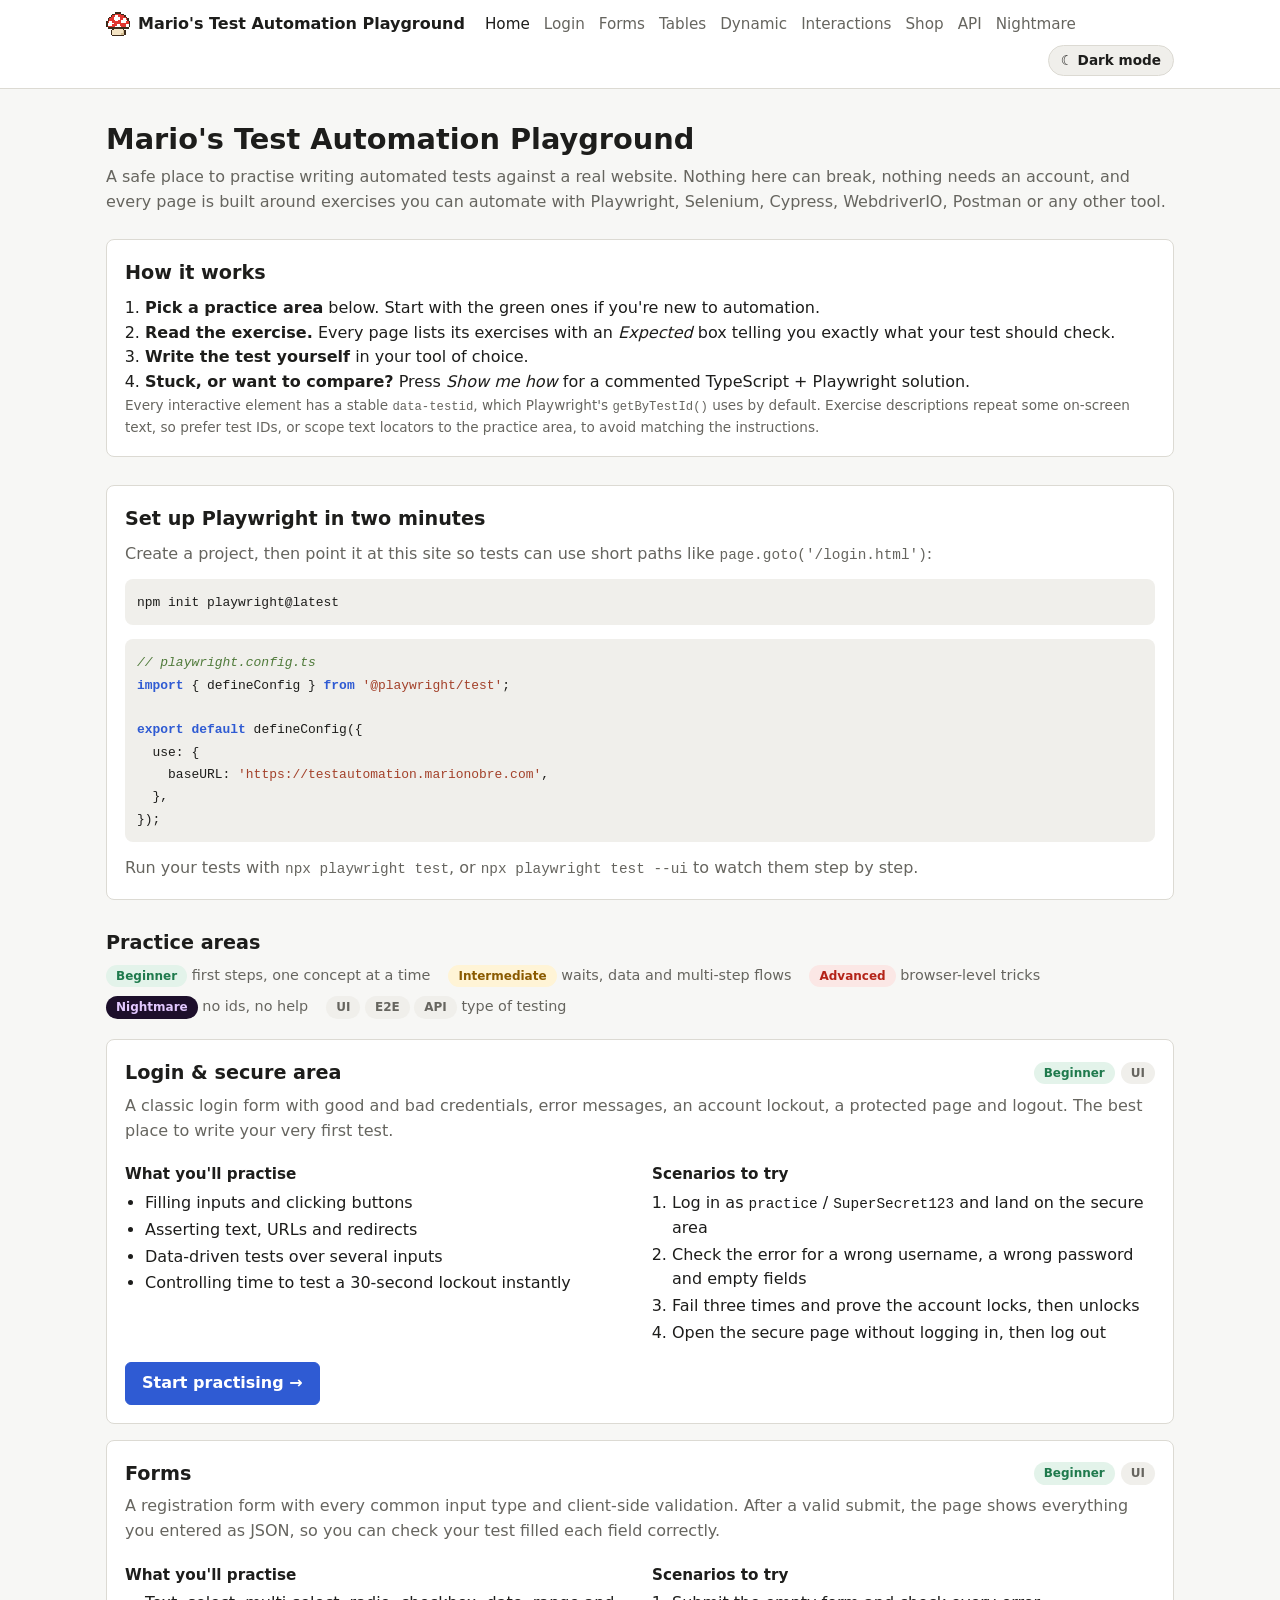
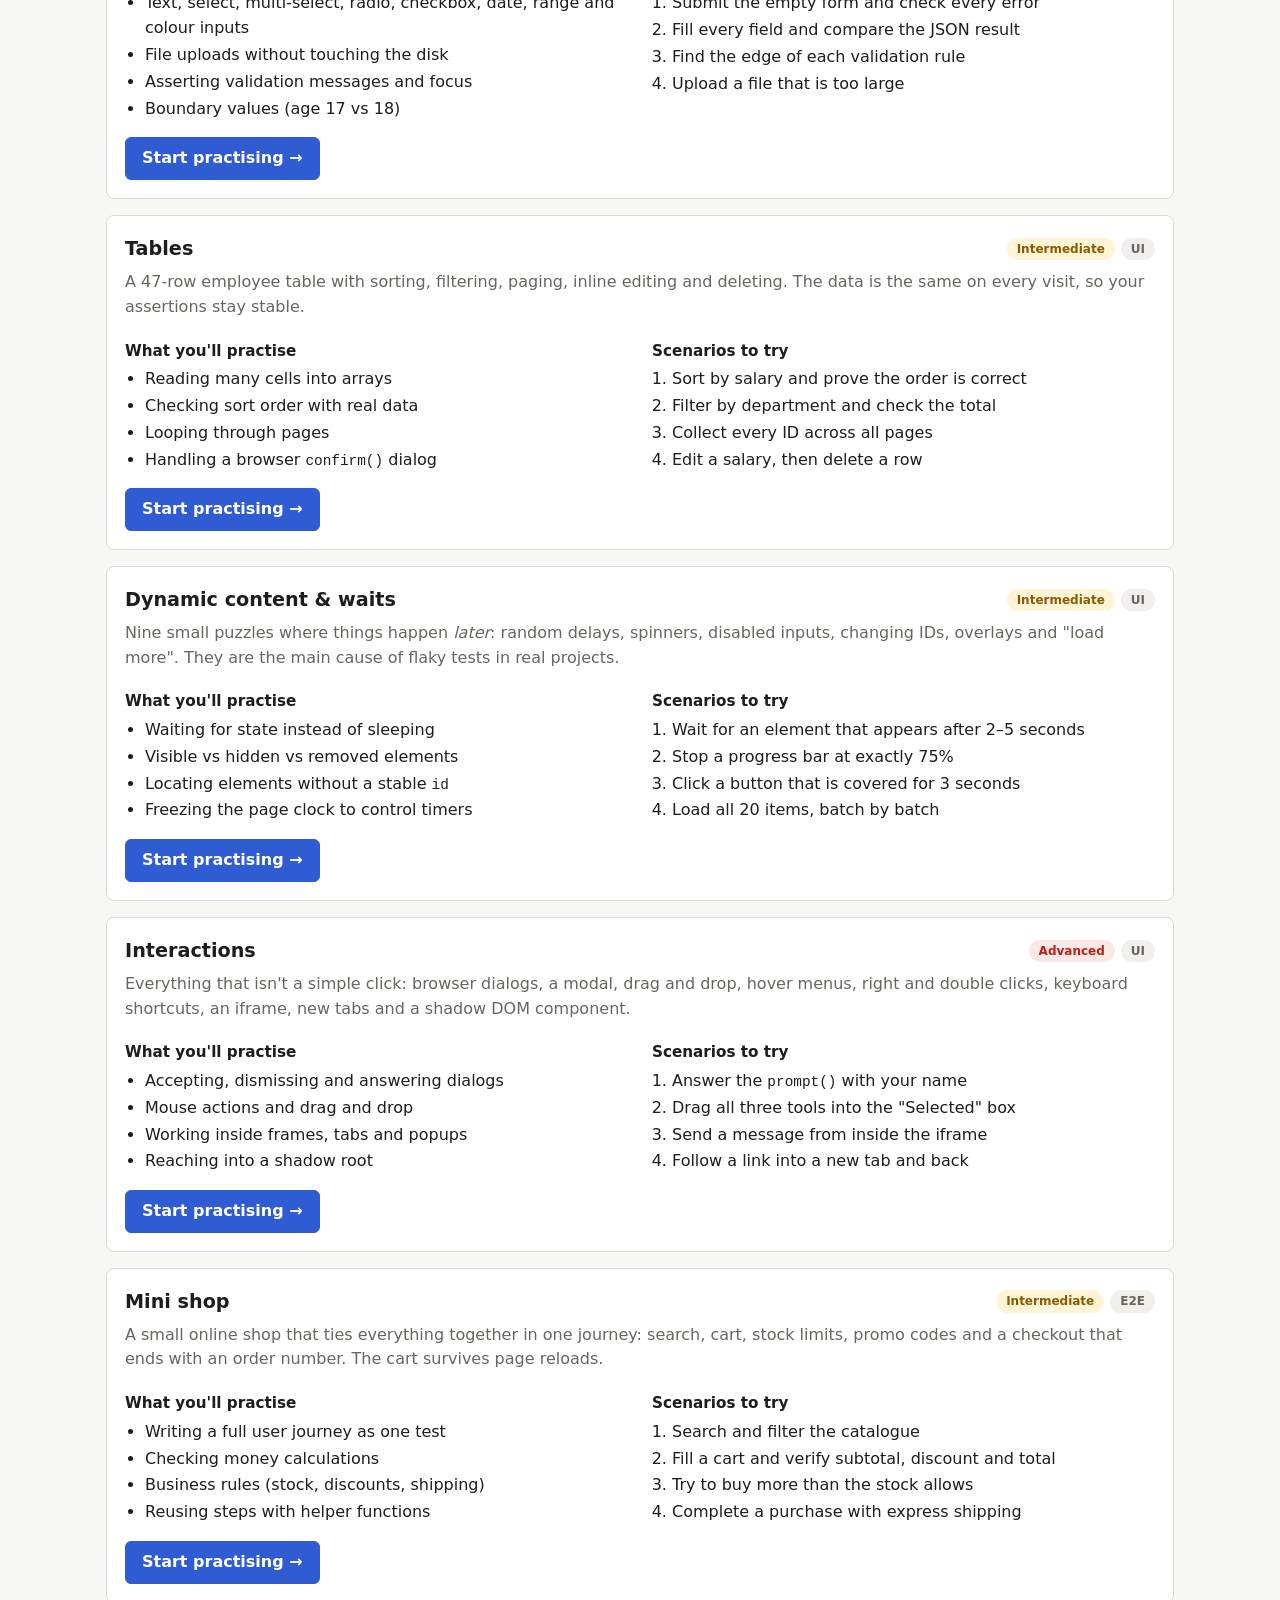
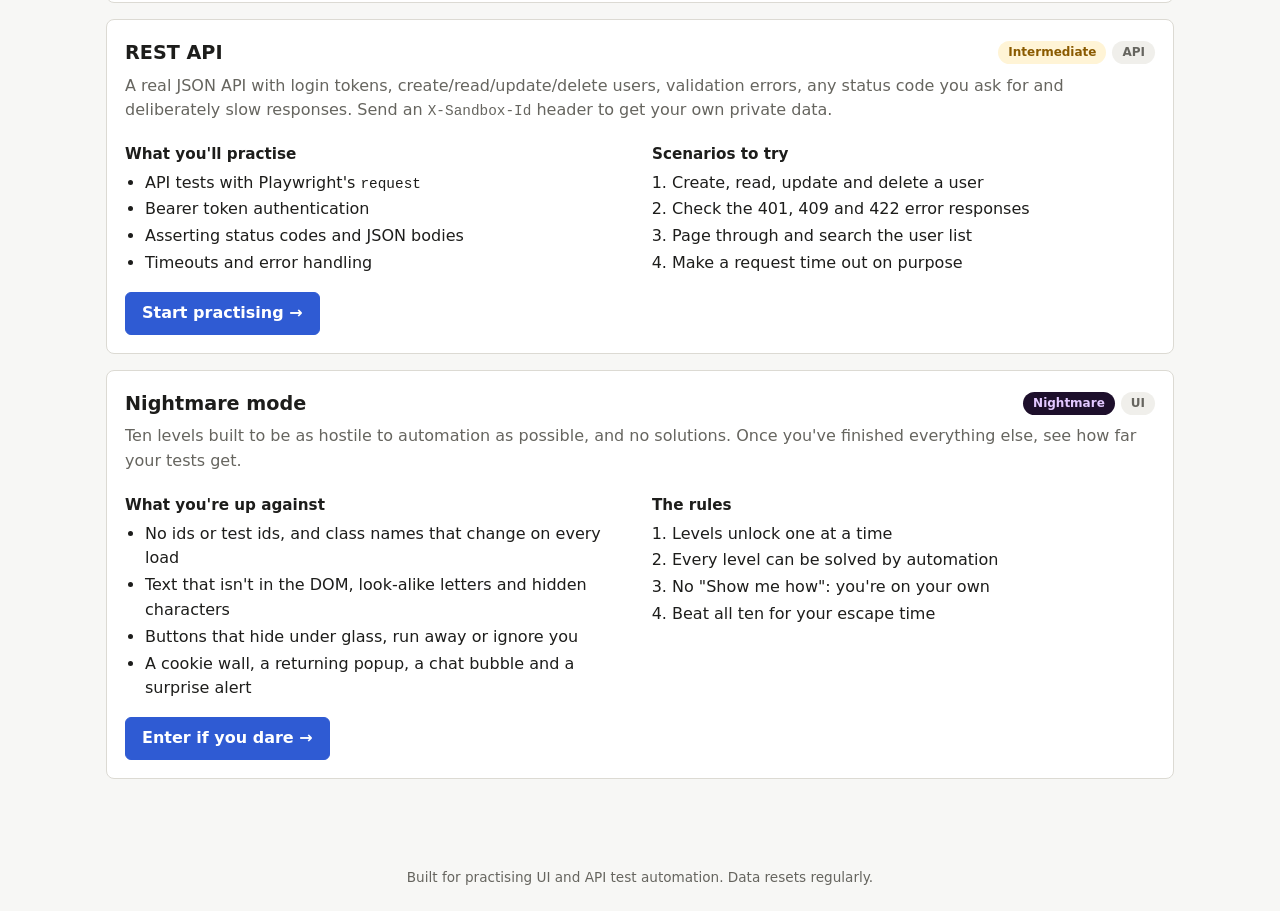
<file: public/index.html>
<!doctype html>
<html lang="en">
<head>
  <meta charset="utf-8">
  <meta name="viewport" content="width=device-width, initial-scale=1">
  <title>Mario's Test Automation Playground</title>
  <meta name="description" content="A free playground for practising Selenium, Playwright, Cypress and API test automation, with guided exercises and worked Playwright solutions.">
  <link rel="icon" href="assets/favicon.svg" type="image/svg+xml">
  <link rel="stylesheet" href="assets/style.css">
  <script src="assets/theme.js"></script>
</head>
<body>
  <header id="site-header"></header>
  <main>
    <h1 data-testid="page-title">Mario's Test Automation Playground</h1>
    <p class="lead">A safe place to practise writing automated tests against a real website. Nothing here can break, nothing needs an account, and every page is built around exercises you can automate with Playwright, Selenium, Cypress, WebdriverIO, Postman or any other tool.</p>

    <section class="card stack" style="margin-bottom: 28px" data-testid="how-it-works">
      <h2>How it works</h2>
      <ol style="margin: 0; padding-left: 20px">
        <li><strong>Pick a practice area</strong> below. Start with the green ones if you're new to automation.</li>
        <li><strong>Read the exercise.</strong> Every page lists its exercises with an <em>Expected</em> box telling you exactly what your test should check.</li>
        <li><strong>Write the test yourself</strong> in your tool of choice.</li>
        <li><strong>Stuck, or want to compare?</strong> Press <em>Show me how</em> for a commented TypeScript + Playwright solution.</li>
      </ol>
      <p class="hint" style="margin-bottom: 0">Every interactive element has a stable <code>data-testid</code>, which Playwright's <code>getByTestId()</code> uses by default. Exercise descriptions repeat some on-screen text, so prefer test IDs, or scope text locators to the practice area, to avoid matching the instructions.</p>
    </section>

    <section class="card stack" style="margin-bottom: 28px" data-testid="getting-started">
      <h2>Set up Playwright in two minutes</h2>
      <p style="margin: 0">Create a project, then point it at this site so tests can use short paths like <code>page.goto('/login.html')</code>:</p>
<pre class="snippet"><code>npm init playwright@latest</code></pre>
<pre class="snippet"><code>
// playwright.config.ts
import { defineConfig } from '@playwright/test';

export default defineConfig({
  use: {
    baseURL: 'https://testautomation.marionobre.com',
  },
});
</code></pre>
      <p style="margin: 0">Run your tests with <code>npx playwright test</code>, or <code>npx playwright test --ui</code> to watch them step by step.</p>
    </section>

    <h2 style="margin-bottom: 6px">Practice areas</h2>
    <div class="legend" data-testid="legend">
      <span><span class="tag easy">Beginner</span> first steps, one concept at a time</span>
      <span><span class="tag medium">Intermediate</span> waits, data and multi-step flows</span>
      <span><span class="tag hard">Advanced</span> browser-level tricks</span>
      <span><span class="tag nightmare">Nightmare</span> no ids, no help</span>
      <span><span class="tag kind">UI</span> <span class="tag kind">E2E</span> <span class="tag kind">API</span> type of testing</span>
    </div>

    <div class="area-list" data-testid="practice-areas">
      <article class="card" data-testid="card-login">
        <div class="area-head">
          <h2>Login &amp; secure area</h2>
          <span class="tags"><span class="tag easy">Beginner</span><span class="tag kind">UI</span></span>
        </div>
        <p>A classic login form with good and bad credentials, error messages, an account lockout, a protected page and logout. The best place to write your very first test.</p>
        <div class="area-cols">
          <div>
            <h3>What you'll practise</h3>
            <ul>
              <li>Filling inputs and clicking buttons</li>
              <li>Asserting text, URLs and redirects</li>
              <li>Data-driven tests over several inputs</li>
              <li>Controlling time to test a 30-second lockout instantly</li>
            </ul>
          </div>
          <div>
            <h3>Scenarios to try</h3>
            <ol>
              <li>Log in as <code>practice</code> / <code>SuperSecret123</code> and land on the secure area</li>
              <li>Check the error for a wrong username, a wrong password and empty fields</li>
              <li>Fail three times and prove the account locks, then unlocks</li>
              <li>Open the secure page without logging in, then log out</li>
            </ol>
          </div>
        </div>
        <p style="margin: 14px 0 0"><a class="btn" href="login.html" data-testid="start-login">Start practising →</a></p>
      </article>

      <article class="card" data-testid="card-forms">
        <div class="area-head">
          <h2>Forms</h2>
          <span class="tags"><span class="tag easy">Beginner</span><span class="tag kind">UI</span></span>
        </div>
        <p>A registration form with every common input type and client-side validation. After a valid submit, the page shows everything you entered as JSON, so you can check your test filled each field correctly.</p>
        <div class="area-cols">
          <div>
            <h3>What you'll practise</h3>
            <ul>
              <li>Text, select, multi-select, radio, checkbox, date, range and colour inputs</li>
              <li>File uploads without touching the disk</li>
              <li>Asserting validation messages and focus</li>
              <li>Boundary values (age 17 vs 18)</li>
            </ul>
          </div>
          <div>
            <h3>Scenarios to try</h3>
            <ol>
              <li>Submit the empty form and check every error</li>
              <li>Fill every field and compare the JSON result</li>
              <li>Find the edge of each validation rule</li>
              <li>Upload a file that is too large</li>
            </ol>
          </div>
        </div>
        <p style="margin: 14px 0 0"><a class="btn" href="forms.html" data-testid="start-forms">Start practising →</a></p>
      </article>

      <article class="card" data-testid="card-tables">
        <div class="area-head">
          <h2>Tables</h2>
          <span class="tags"><span class="tag medium">Intermediate</span><span class="tag kind">UI</span></span>
        </div>
        <p>A 47-row employee table with sorting, filtering, paging, inline editing and deleting. The data is the same on every visit, so your assertions stay stable.</p>
        <div class="area-cols">
          <div>
            <h3>What you'll practise</h3>
            <ul>
              <li>Reading many cells into arrays</li>
              <li>Checking sort order with real data</li>
              <li>Looping through pages</li>
              <li>Handling a browser <code>confirm()</code> dialog</li>
            </ul>
          </div>
          <div>
            <h3>Scenarios to try</h3>
            <ol>
              <li>Sort by salary and prove the order is correct</li>
              <li>Filter by department and check the total</li>
              <li>Collect every ID across all pages</li>
              <li>Edit a salary, then delete a row</li>
            </ol>
          </div>
        </div>
        <p style="margin: 14px 0 0"><a class="btn" href="tables.html" data-testid="start-tables">Start practising →</a></p>
      </article>

      <article class="card" data-testid="card-dynamic">
        <div class="area-head">
          <h2>Dynamic content &amp; waits</h2>
          <span class="tags"><span class="tag medium">Intermediate</span><span class="tag kind">UI</span></span>
        </div>
        <p>Nine small puzzles where things happen <em>later</em>: random delays, spinners, disabled inputs, changing IDs, overlays and "load more". They are the main cause of flaky tests in real projects.</p>
        <div class="area-cols">
          <div>
            <h3>What you'll practise</h3>
            <ul>
              <li>Waiting for state instead of sleeping</li>
              <li>Visible vs hidden vs removed elements</li>
              <li>Locating elements without a stable <code>id</code></li>
              <li>Freezing the page clock to control timers</li>
            </ul>
          </div>
          <div>
            <h3>Scenarios to try</h3>
            <ol>
              <li>Wait for an element that appears after 2–5 seconds</li>
              <li>Stop a progress bar at exactly 75%</li>
              <li>Click a button that is covered for 3 seconds</li>
              <li>Load all 20 items, batch by batch</li>
            </ol>
          </div>
        </div>
        <p style="margin: 14px 0 0"><a class="btn" href="dynamic.html" data-testid="start-dynamic">Start practising →</a></p>
      </article>

      <article class="card" data-testid="card-interactions">
        <div class="area-head">
          <h2>Interactions</h2>
          <span class="tags"><span class="tag hard">Advanced</span><span class="tag kind">UI</span></span>
        </div>
        <p>Everything that isn't a simple click: browser dialogs, a modal, drag and drop, hover menus, right and double clicks, keyboard shortcuts, an iframe, new tabs and a shadow DOM component.</p>
        <div class="area-cols">
          <div>
            <h3>What you'll practise</h3>
            <ul>
              <li>Accepting, dismissing and answering dialogs</li>
              <li>Mouse actions and drag and drop</li>
              <li>Working inside frames, tabs and popups</li>
              <li>Reaching into a shadow root</li>
            </ul>
          </div>
          <div>
            <h3>Scenarios to try</h3>
            <ol>
              <li>Answer the <code>prompt()</code> with your name</li>
              <li>Drag all three tools into the "Selected" box</li>
              <li>Send a message from inside the iframe</li>
              <li>Follow a link into a new tab and back</li>
            </ol>
          </div>
        </div>
        <p style="margin: 14px 0 0"><a class="btn" href="interactions.html" data-testid="start-interactions">Start practising →</a></p>
      </article>

      <article class="card" data-testid="card-shop">
        <div class="area-head">
          <h2>Mini shop</h2>
          <span class="tags"><span class="tag medium">Intermediate</span><span class="tag kind">E2E</span></span>
        </div>
        <p>A small online shop that ties everything together in one journey: search, cart, stock limits, promo codes and a checkout that ends with an order number. The cart survives page reloads.</p>
        <div class="area-cols">
          <div>
            <h3>What you'll practise</h3>
            <ul>
              <li>Writing a full user journey as one test</li>
              <li>Checking money calculations</li>
              <li>Business rules (stock, discounts, shipping)</li>
              <li>Reusing steps with helper functions</li>
            </ul>
          </div>
          <div>
            <h3>Scenarios to try</h3>
            <ol>
              <li>Search and filter the catalogue</li>
              <li>Fill a cart and verify subtotal, discount and total</li>
              <li>Try to buy more than the stock allows</li>
              <li>Complete a purchase with express shipping</li>
            </ol>
          </div>
        </div>
        <p style="margin: 14px 0 0"><a class="btn" href="shop.html" data-testid="start-shop">Start practising →</a></p>
      </article>

      <article class="card" data-testid="card-api">
        <div class="area-head">
          <h2>REST API</h2>
          <span class="tags"><span class="tag medium">Intermediate</span><span class="tag kind">API</span></span>
        </div>
        <p>A real JSON API with login tokens, create/read/update/delete users, validation errors, any status code you ask for and deliberately slow responses. Send an <code>X-Sandbox-Id</code> header to get your own private data.</p>
        <div class="area-cols">
          <div>
            <h3>What you'll practise</h3>
            <ul>
              <li>API tests with Playwright's <code>request</code></li>
              <li>Bearer token authentication</li>
              <li>Asserting status codes and JSON bodies</li>
              <li>Timeouts and error handling</li>
            </ul>
          </div>
          <div>
            <h3>Scenarios to try</h3>
            <ol>
              <li>Create, read, update and delete a user</li>
              <li>Check the 401, 409 and 422 error responses</li>
              <li>Page through and search the user list</li>
              <li>Make a request time out on purpose</li>
            </ol>
          </div>
        </div>
        <p style="margin: 14px 0 0"><a class="btn" href="api.html" data-testid="start-api">Start practising →</a></p>
      </article>

      <article class="card" data-testid="card-nightmare">
        <div class="area-head">
          <h2>Nightmare mode</h2>
          <span class="tags"><span class="tag nightmare">Nightmare</span><span class="tag kind">UI</span></span>
        </div>
        <p>Ten levels built to be as hostile to automation as possible, and no solutions. Once you've finished everything else, see how far your tests get.</p>
        <div class="area-cols">
          <div>
            <h3>What you're up against</h3>
            <ul>
              <li>No ids or test ids, and class names that change on every load</li>
              <li>Text that isn't in the DOM, look-alike letters and hidden characters</li>
              <li>Buttons that hide under glass, run away or ignore you</li>
              <li>A cookie wall, a returning popup, a chat bubble and a surprise alert</li>
            </ul>
          </div>
          <div>
            <h3>The rules</h3>
            <ol>
              <li>Levels unlock one at a time</li>
              <li>Every level can be solved by automation</li>
              <li>No "Show me how": you're on your own</li>
              <li>Beat all ten for your escape time</li>
            </ol>
          </div>
        </div>
        <p style="margin: 14px 0 0"><a class="btn" href="nightmare.html" data-testid="start-nightmare">Enter if you dare →</a></p>
      </article>
    </div>
  </main>
  <footer id="site-footer"></footer>
  <script src="assets/app.js"></script>
</body>
</html>
</file>
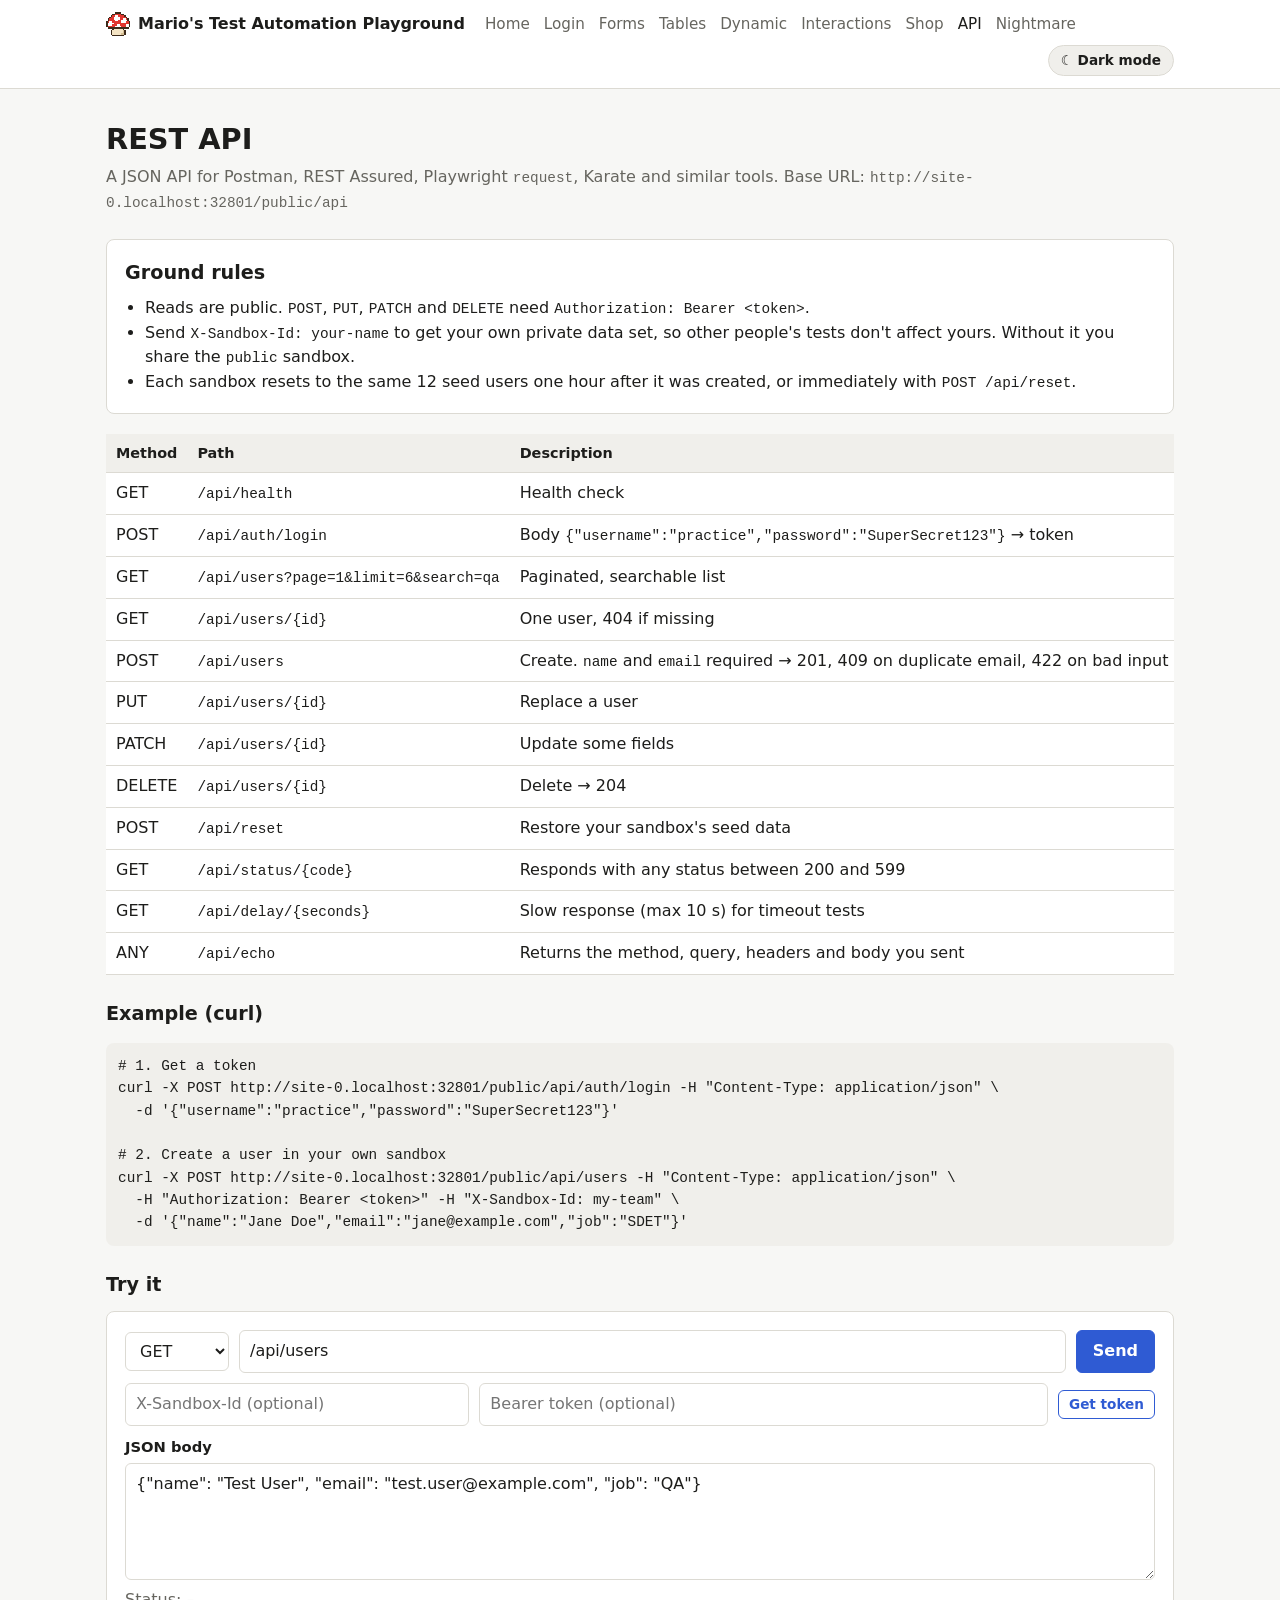
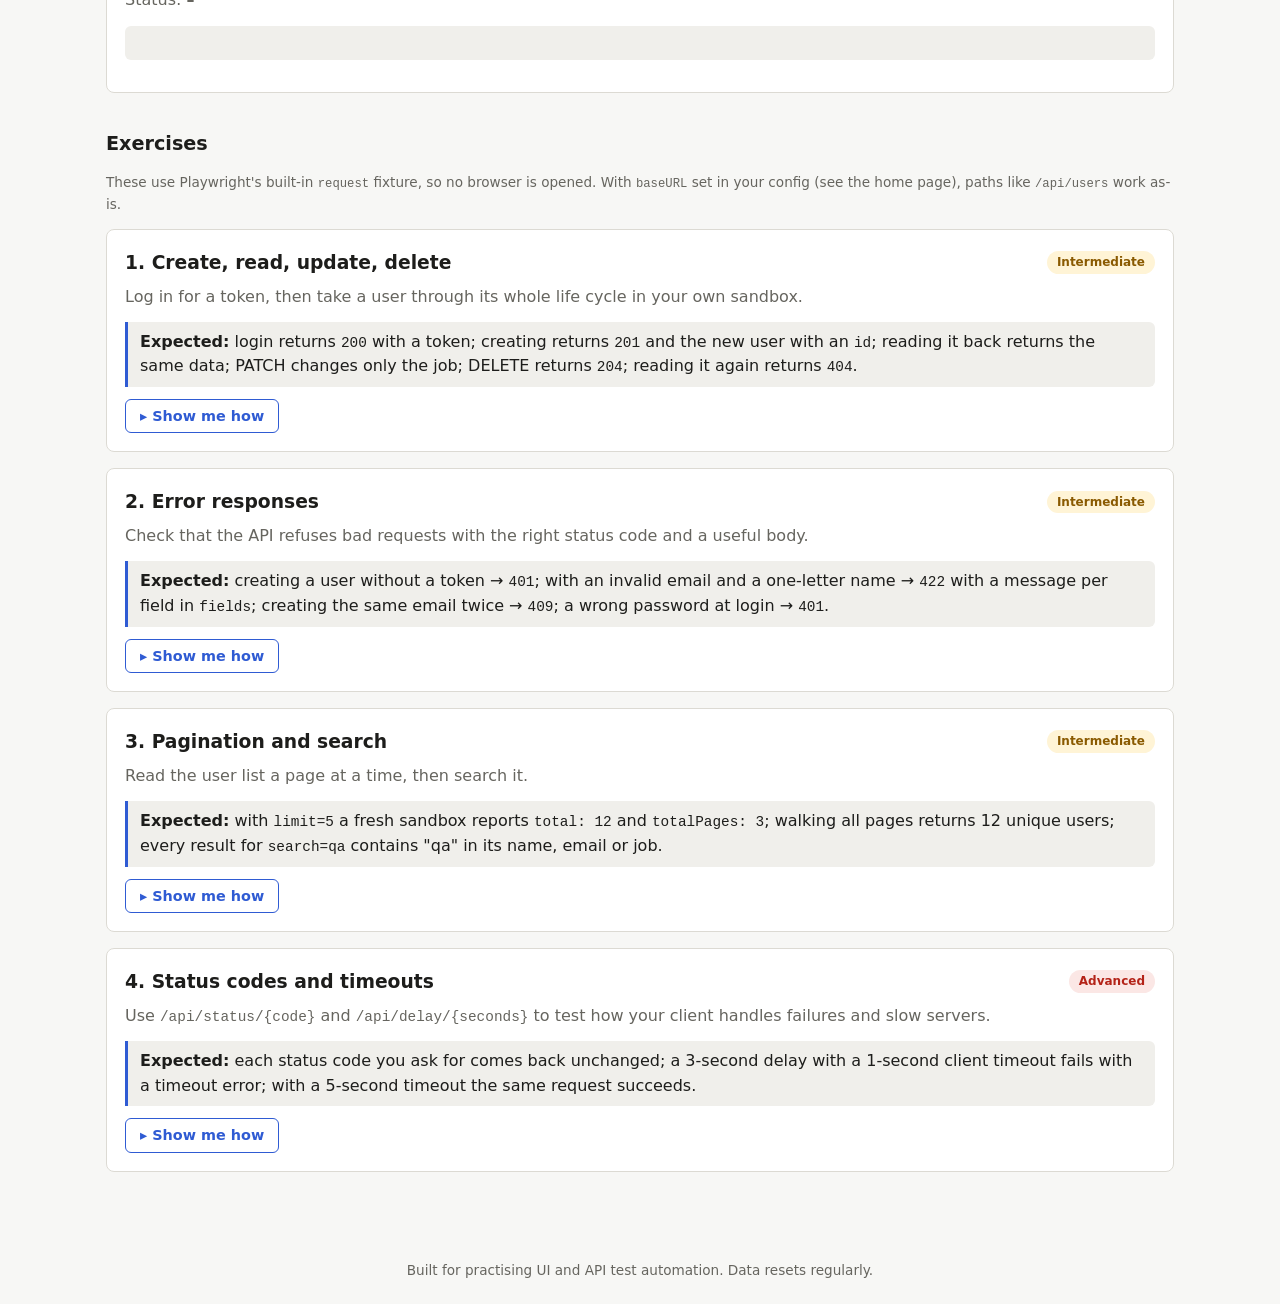
<file: public/api.html>
<!doctype html>
<html lang="en">
<head>
  <meta charset="utf-8">
  <meta name="viewport" content="width=device-width, initial-scale=1">
  <title>REST API | Mario's Test Automation Playground</title>
  <link rel="icon" href="assets/favicon.svg" type="image/svg+xml">
  <link rel="stylesheet" href="assets/style.css">
  <script src="assets/theme.js"></script>
</head>
<body>
  <header id="site-header"></header>
  <main>
    <h1 data-testid="page-title">REST API</h1>
    <p class="lead">A JSON API for Postman, REST Assured, Playwright <code>request</code>, Karate and similar tools. Base URL: <code id="base-url" data-testid="base-url"></code></p>

    <div class="card stack" style="margin-bottom: 20px">
      <h2>Ground rules</h2>
      <ul style="margin: 0; padding-left: 20px">
        <li>Reads are public. <code>POST</code>, <code>PUT</code>, <code>PATCH</code> and <code>DELETE</code> need <code>Authorization: Bearer &lt;token&gt;</code>.</li>
        <li>Send <code>X-Sandbox-Id: your-name</code> to get your own private data set, so other people's tests don't affect yours. Without it you share the <code>public</code> sandbox.</li>
        <li>Each sandbox resets to the same 12 seed users one hour after it was created, or immediately with <code>POST /api/reset</code>.</li>
      </ul>
    </div>

    <div class="table-wrap" style="margin-bottom: 24px">
      <table data-testid="endpoints">
        <thead><tr><th>Method</th><th>Path</th><th>Description</th></tr></thead>
        <tbody>
          <tr><td>GET</td><td><code>/api/health</code></td><td>Health check</td></tr>
          <tr><td>POST</td><td><code>/api/auth/login</code></td><td>Body <code>{"username":"practice","password":"SuperSecret123"}</code> → token</td></tr>
          <tr><td>GET</td><td><code>/api/users?page=1&amp;limit=6&amp;search=qa</code></td><td>Paginated, searchable list</td></tr>
          <tr><td>GET</td><td><code>/api/users/{id}</code></td><td>One user, 404 if missing</td></tr>
          <tr><td>POST</td><td><code>/api/users</code></td><td>Create. <code>name</code> and <code>email</code> required → 201, 409 on duplicate email, 422 on bad input</td></tr>
          <tr><td>PUT</td><td><code>/api/users/{id}</code></td><td>Replace a user</td></tr>
          <tr><td>PATCH</td><td><code>/api/users/{id}</code></td><td>Update some fields</td></tr>
          <tr><td>DELETE</td><td><code>/api/users/{id}</code></td><td>Delete → 204</td></tr>
          <tr><td>POST</td><td><code>/api/reset</code></td><td>Restore your sandbox's seed data</td></tr>
          <tr><td>GET</td><td><code>/api/status/{code}</code></td><td>Responds with any status between 200 and 599</td></tr>
          <tr><td>GET</td><td><code>/api/delay/{seconds}</code></td><td>Slow response (max 10 s) for timeout tests</td></tr>
          <tr><td>ANY</td><td><code>/api/echo</code></td><td>Returns the method, query, headers and body you sent</td></tr>
        </tbody>
      </table>
    </div>

    <h2>Example (curl)</h2>
<pre id="curl-example" data-testid="curl-example"></pre>

    <h2 style="margin-top: 24px">Try it</h2>
    <form id="console" class="card" data-testid="api-console">
      <div class="row">
        <select id="req-method" style="width: auto" data-testid="req-method">
          <option>GET</option><option>POST</option><option>PUT</option><option>PATCH</option><option>DELETE</option>
        </select>
        <input type="text" id="req-path" value="/api/users" style="flex: 1 1 220px" data-testid="req-path">
        <button type="submit" data-testid="send-request">Send</button>
      </div>
      <div class="row" style="margin-top: 10px">
        <input type="text" id="req-sandbox" placeholder="X-Sandbox-Id (optional)" style="flex: 1 1 180px" data-testid="req-sandbox">
        <input type="text" id="req-token" placeholder="Bearer token (optional)" style="flex: 2 1 240px" data-testid="req-token">
        <button type="button" id="get-token" class="secondary small" data-testid="get-token">Get token</button>
      </div>
      <label for="req-body" style="margin-top: 10px">JSON body</label>
      <textarea id="req-body" rows="4" data-testid="req-body">{"name": "Test User", "email": "test.user@example.com", "job": "QA"}</textarea>
      <p style="margin-bottom: 4px">Status: <strong id="res-status" data-testid="res-status">–</strong> <span class="hint" id="res-time" data-testid="res-time"></span></p>
      <pre id="res-body" class="output" data-testid="res-body"></pre>
    </form>

    <h2 class="exercises-intro">Exercises</h2>
    <p class="hint">These use Playwright's built-in <code>request</code> fixture, so no browser is opened. With <code>baseURL</code> set in your config (see the home page), paths like <code>/api/users</code> work as-is.</p>
    <div class="exercises" data-testid="exercises">
      <article class="card" data-testid="exercise-crud">
        <div class="exercise-head"><h3>1. Create, read, update, delete</h3><span class="tag medium">Intermediate</span></div>
        <p>Log in for a token, then take a user through its whole life cycle in your own sandbox.</p>
        <div class="expected"><p><strong>Expected:</strong> login returns <code>200</code> with a token; creating returns <code>201</code> and the new user with an <code>id</code>; reading it back returns the same data; PATCH changes only the job; DELETE returns <code>204</code>; reading it again returns <code>404</code>.</p></div>
        <details class="solution"><summary>Show me how</summary><template>
import { test, expect } from '@playwright/test';

// A unique sandbox per run: your data never collides with anyone else's.
const sandbox = `pw-${Date.now()}`;

test('takes a user through create, read, update and delete', async ({ request }) => {
  const headers = { 'X-Sandbox-Id': sandbox };

  // "data" is sent as JSON, with the Content-Type header set for you.
  const login = await request.post('/api/auth/login', {
    headers,
    data: { username: 'practice', password: 'SuperSecret123' },
  });
  expect(login.status()).toBe(200);
  const { token } = await login.json();
  const auth = { ...headers, Authorization: `Bearer ${token}` };

  const created = await request.post('/api/users', {
    headers: auth,
    data: { name: 'Jane Doe', email: 'jane.doe@example.com', job: 'SDET' },
  });
  expect(created.status()).toBe(201);
  const user = await created.json();
  expect(user).toMatchObject({ name: 'Jane Doe', email: 'jane.doe@example.com', job: 'SDET' });
  expect(user.id).toEqual(expect.any(Number));

  const read = await request.get(`/api/users/${user.id}`, { headers });
  expect(await read.json()).toEqual(user);

  const patched = await request.patch(`/api/users/${user.id}`, { headers: auth, data: { job: 'Lead SDET' } });
  expect(await patched.json()).toMatchObject({ name: 'Jane Doe', job: 'Lead SDET' });

  const deleted = await request.delete(`/api/users/${user.id}`, { headers: auth });
  expect(deleted.status()).toBe(204);

  const gone = await request.get(`/api/users/${user.id}`, { headers });
  expect(gone.status()).toBe(404);
});
        </template></details>
      </article>

      <article class="card" data-testid="exercise-errors">
        <div class="exercise-head"><h3>2. Error responses</h3><span class="tag medium">Intermediate</span></div>
        <p>Check that the API refuses bad requests with the right status code and a useful body.</p>
        <div class="expected"><p><strong>Expected:</strong> creating a user without a token → <code>401</code>; with an invalid email and a one-letter name → <code>422</code> with a message per field in <code>fields</code>; creating the same email twice → <code>409</code>; a wrong password at login → <code>401</code>.</p></div>
        <details class="solution"><summary>Show me how</summary><template>
import { test, expect, type APIRequestContext } from '@playwright/test';

const headers = { 'X-Sandbox-Id': `pw-errors-${Date.now()}` };

async function authHeaders(request: APIRequestContext) {
  const res = await request.post('/api/auth/login', {
    headers,
    data: { username: 'practice', password: 'SuperSecret123' },
  });
  const { token } = await res.json();
  return { ...headers, Authorization: `Bearer ${token}` };
}

test('rejects bad requests with clear errors', async ({ request }) => {
  const noToken = await request.post('/api/users', { headers, data: { name: 'Jo', email: 'jo@example.com' } });
  expect(noToken.status()).toBe(401);

  const badLogin = await request.post('/api/auth/login', { headers, data: { username: 'practice', password: 'nope' } });
  expect(badLogin.status()).toBe(401);

  const auth = await authHeaders(request);

  const invalid = await request.post('/api/users', { headers: auth, data: { name: 'J', email: 'not-an-email' } });
  expect(invalid.status()).toBe(422);
  // Check the shape of the body, not just the code: clients rely on it.
  expect(await invalid.json()).toMatchObject({
    error: 'Validation failed.',
    fields: { name: expect.any(String), email: expect.any(String) },
  });

  const user = { name: 'Twin', email: `twin-${Date.now()}@example.com` };
  expect((await request.post('/api/users', { headers: auth, data: user })).status()).toBe(201);
  const duplicate = await request.post('/api/users', { headers: auth, data: user });
  expect(duplicate.status()).toBe(409);
});
        </template></details>
      </article>

      <article class="card" data-testid="exercise-paging-api">
        <div class="exercise-head"><h3>3. Pagination and search</h3><span class="tag medium">Intermediate</span></div>
        <p>Read the user list a page at a time, then search it.</p>
        <div class="expected"><p><strong>Expected:</strong> with <code>limit=5</code> a fresh sandbox reports <code>total: 12</code> and <code>totalPages: 3</code>; walking all pages returns 12 unique users; every result for <code>search=qa</code> contains "qa" in its name, email or job.</p></div>
        <details class="solution"><summary>Show me how</summary><template>
import { test, expect } from '@playwright/test';

test('pages through and searches the users', async ({ request }) => {
  // A brand-new sandbox always starts with the same 12 seed users.
  const headers = { 'X-Sandbox-Id': `pw-paging-${Date.now()}` };

  const first = await (await request.get('/api/users', { headers, params: { limit: 5 } })).json();
  expect(first).toMatchObject({ page: 1, limit: 5, total: 12, totalPages: 3 });

  const ids: number[] = [];
  for (let page = 1; page &lt;= first.totalPages; page++) {
    // "params" builds the query string for you: ?page=2&amp;limit=5
    const res = await request.get('/api/users', { headers, params: { page, limit: 5 } });
    ids.push(...(await res.json()).data.map((u: { id: number }) => u.id));
  }
  expect(new Set(ids).size).toBe(12);

  const search = await (await request.get('/api/users', { headers, params: { search: 'qa' } })).json();
  expect(search.total).toBeGreaterThan(0);
  for (const u of search.data) {
    expect(`${u.name} ${u.email} ${u.job}`.toLowerCase()).toContain('qa');
  }
});
        </template></details>
      </article>

      <article class="card" data-testid="exercise-timeouts">
        <div class="exercise-head"><h3>4. Status codes and timeouts</h3><span class="tag hard">Advanced</span></div>
        <p>Use <code>/api/status/{code}</code> and <code>/api/delay/{seconds}</code> to test how your client handles failures and slow servers.</p>
        <div class="expected"><p><strong>Expected:</strong> each status code you ask for comes back unchanged; a 3-second delay with a 1-second client timeout fails with a timeout error; with a 5-second timeout the same request succeeds.</p></div>
        <details class="solution"><summary>Show me how</summary><template>
import { test, expect } from '@playwright/test';

for (const code of [200, 404, 418, 500, 503]) {
  test(`returns status ${code}`, async ({ request }) => {
    const res = await request.get(`/api/status/${code}`);
    expect(res.status()).toBe(code);
    // ok() is true only for 2xx codes.
    expect(res.ok()).toBe(code === 200);
  });
}

test('times out on a slow response', async ({ request }) => {
  // A rejected promise is asserted with "rejects", not try/catch.
  await expect(request.get('/api/delay/3', { timeout: 1_000 })).rejects.toThrow(/Timeout/);

  const slow = await request.get('/api/delay/3', { timeout: 5_000 });
  expect(await slow.json()).toEqual({ delayedSeconds: 3 });
});
        </template></details>
      </article>
    </div>
  </main>
  <footer id="site-footer"></footer>
  <script src="assets/app.js"></script>
  <script>
    const base = location.origin + location.pathname.replace(/[^/]*$/, '') + 'api';
    $('#base-url').textContent = base;
    $('#curl-example').textContent =
`# 1. Get a token
curl -X POST ${base}/auth/login -H "Content-Type: application/json" \\
  -d '{"username":"practice","password":"SuperSecret123"}'

# 2. Create a user in your own sandbox
curl -X POST ${base}/users -H "Content-Type: application/json" \\
  -H "Authorization: Bearer <token>" -H "X-Sandbox-Id: my-team" \\
  -d '{"name":"Jane Doe","email":"jane@example.com","job":"SDET"}'`;

    async function send(method, path, body) {
      const headers = { 'Content-Type': 'application/json' };
      const sandbox = $('#req-sandbox').value.trim();
      const token = $('#req-token').value.trim();
      if (sandbox) headers['X-Sandbox-Id'] = sandbox;
      if (token) headers['Authorization'] = 'Bearer ' + token;
      const url = base + path.replace(/^\/?api/, '');
      const started = performance.now();
      const res = await fetch(url, { method, headers, body: ['GET', 'DELETE'].includes(method) ? undefined : body });
      const text = await res.text();
      $('#res-status').textContent = `${res.status} ${res.statusText}`;
      $('#res-time').textContent = `${Math.round(performance.now() - started)} ms`;
      $('#res-body').textContent = text;
      try { return JSON.parse(text); } catch { return null; }
    }

    $('#console').addEventListener('submit', async (e) => {
      e.preventDefault();
      try { await send($('#req-method').value, $('#req-path').value.trim(), $('#req-body').value); }
      catch (err) { $('#res-status').textContent = 'Network error'; $('#res-body').textContent = String(err); }
    });

    $('#get-token').addEventListener('click', async () => {
      try {
        const data = await send('POST', '/api/auth/login', JSON.stringify({ username: 'practice', password: 'SuperSecret123' }));
        if (data && data.token) $('#req-token').value = data.token;
      } catch (err) { $('#res-status').textContent = 'Network error'; $('#res-body').textContent = String(err); }
    });
  </script>
</body>
</html>
</file>
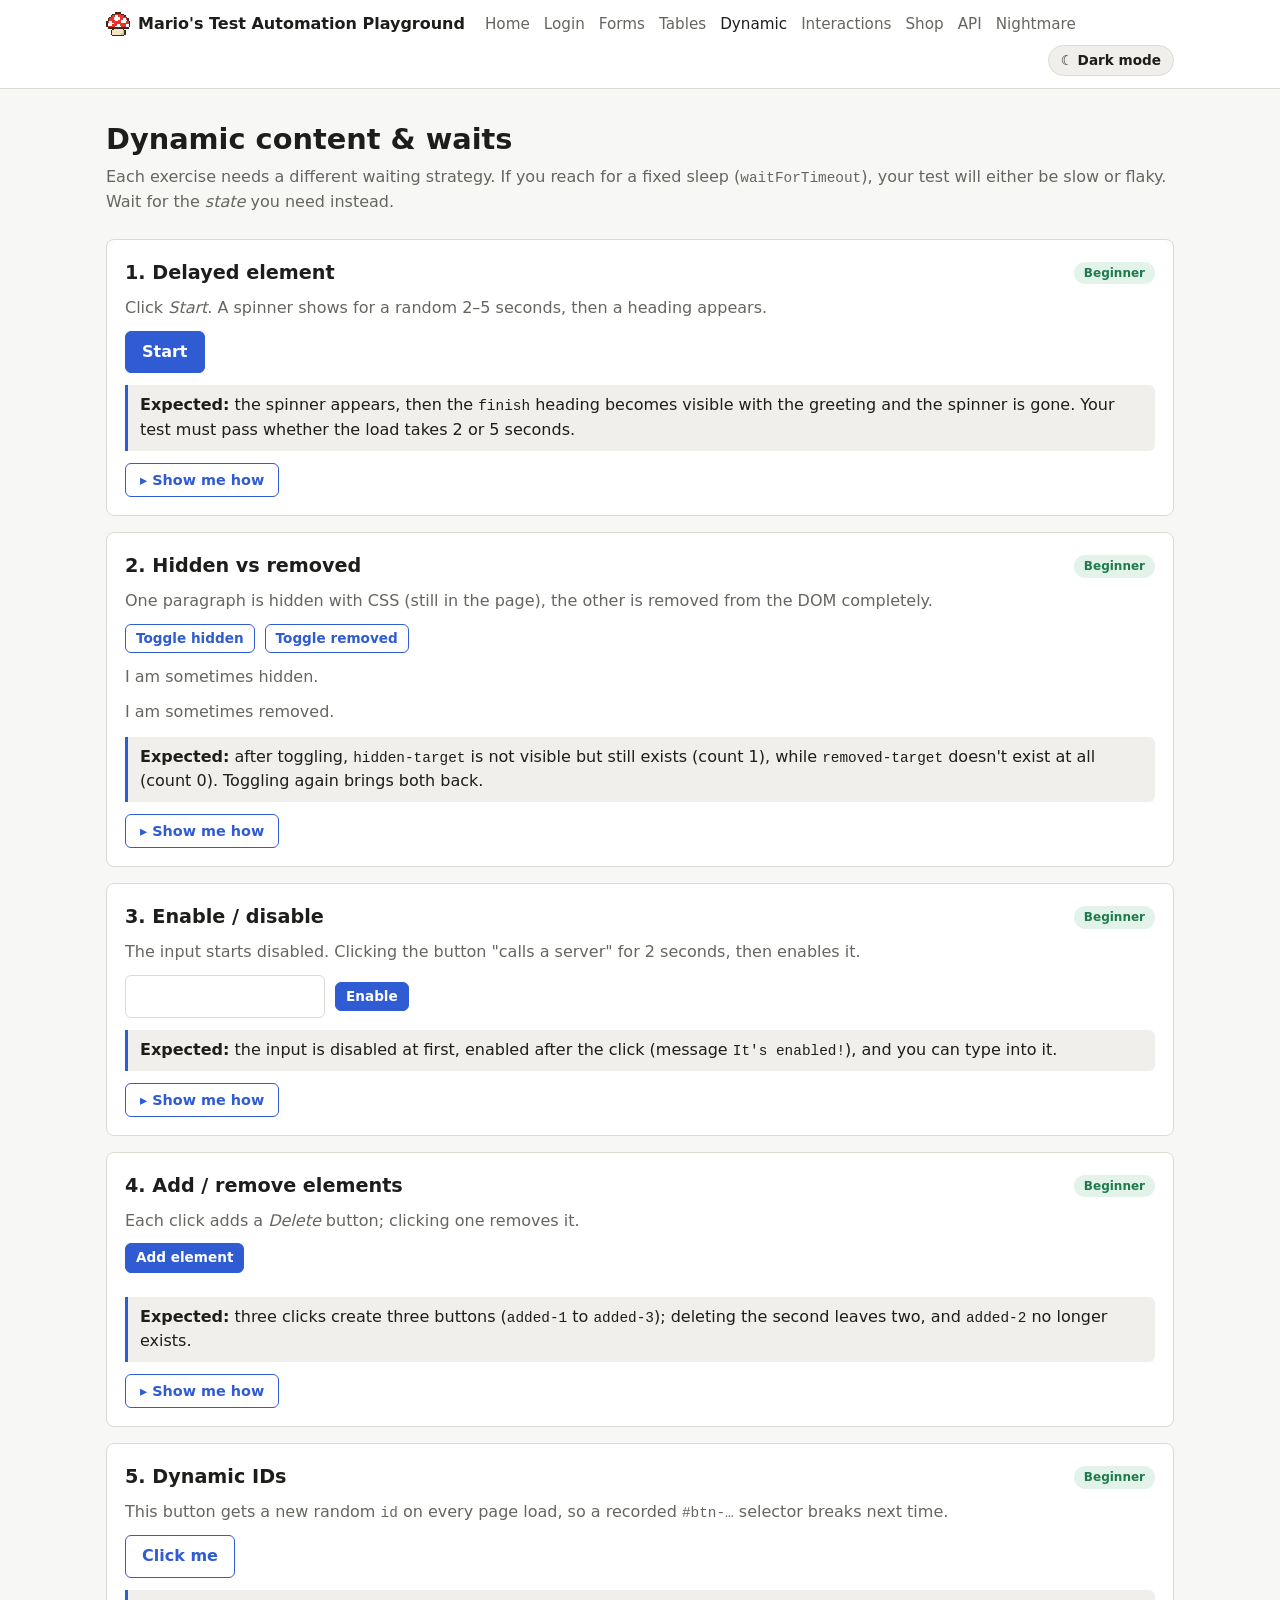
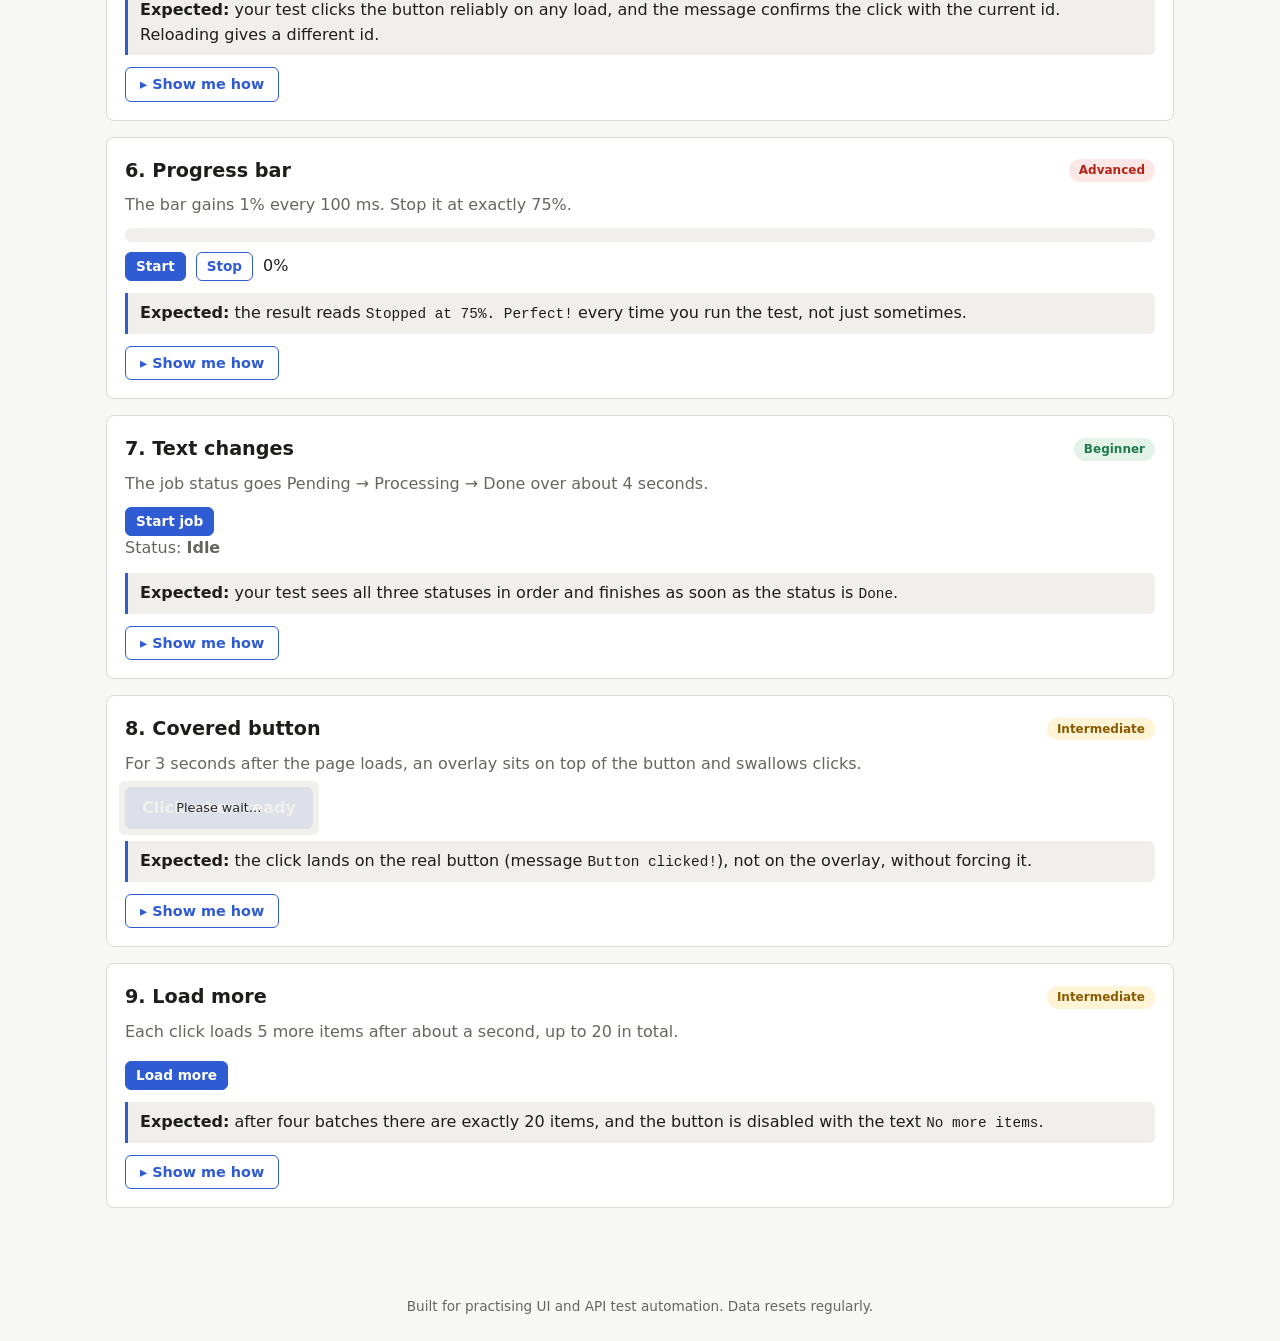
<file: public/dynamic.html>
<!doctype html>
<html lang="en">
<head>
  <meta charset="utf-8">
  <meta name="viewport" content="width=device-width, initial-scale=1">
  <title>Dynamic Content | Mario's Test Automation Playground</title>
  <link rel="icon" href="assets/favicon.svg" type="image/svg+xml">
  <link rel="stylesheet" href="assets/style.css">
  <script src="assets/theme.js"></script>
</head>
<body>
  <header id="site-header"></header>
  <main>
    <h1 data-testid="page-title">Dynamic content &amp; waits</h1>
    <p class="lead">Each exercise needs a different waiting strategy. If you reach for a fixed sleep (<code>waitForTimeout</code>), your test will either be slow or flaky. Wait for the <em>state</em> you need instead.</p>

    <div class="exercises">
      <section class="card" data-testid="delayed-section">
        <div class="exercise-head"><h2>1. Delayed element</h2><span class="tag easy">Beginner</span></div>
        <p>Click <em>Start</em>. A spinner shows for a random 2–5 seconds, then a heading appears.</p>
        <button id="start-loading" data-testid="start-loading">Start</button>
        <div id="loading" class="row hidden" style="margin-top: 12px" data-testid="loading"><div class="spinner"></div> Loading…</div>
        <h3 id="finish" class="hidden" data-testid="finish">Hello World!</h3>
        <div class="expected"><p><strong>Expected:</strong> the spinner appears, then the <code>finish</code> heading becomes visible with the greeting and the spinner is gone. Your test must pass whether the load takes 2 or 5 seconds.</p></div>
        <details class="solution"><summary>Show me how</summary><template>
import { test, expect } from '@playwright/test';

test('waits for the delayed element', async ({ page }) => {
  await page.goto('/dynamic.html');
  await page.getByTestId('start-loading').click();
  await expect(page.getByTestId('loading')).toBeVisible();

  // expect() retries for 5 s by default, but this load can take up to 5 s
  // plus rendering. Raise the timeout for this one assertion only.
  const finish = page.getByTestId('finish');
  await expect(finish).toBeVisible({ timeout: 10_000 });
  await expect(finish).toHaveText('Hello World!');
  await expect(page.getByTestId('loading')).toBeHidden();
});
        </template></details>
      </section>

      <section class="card" data-testid="visibility-section">
        <div class="exercise-head"><h2>2. Hidden vs removed</h2><span class="tag easy">Beginner</span></div>
        <p>One paragraph is hidden with CSS (still in the page), the other is removed from the DOM completely.</p>
        <div class="row">
          <button id="toggle-hidden" class="secondary small" data-testid="toggle-hidden">Toggle hidden</button>
          <button id="toggle-removed" class="secondary small" data-testid="toggle-removed">Toggle removed</button>
        </div>
        <p id="hidden-target" style="margin-top: 12px" data-testid="hidden-target">I am sometimes hidden.</p>
        <div id="removed-container"><p id="removed-target" data-testid="removed-target">I am sometimes removed.</p></div>
        <div class="expected"><p><strong>Expected:</strong> after toggling, <code>hidden-target</code> is not visible but still exists (count 1), while <code>removed-target</code> doesn't exist at all (count 0). Toggling again brings both back.</p></div>
        <details class="solution"><summary>Show me how</summary><template>
import { test, expect } from '@playwright/test';

test('tells hidden and removed elements apart', async ({ page }) => {
  await page.goto('/dynamic.html');
  const hidden = page.getByTestId('hidden-target');
  const removed = page.getByTestId('removed-target');

  await page.getByTestId('toggle-hidden').click();
  await page.getByTestId('toggle-removed').click();

  // toBeHidden() passes for BOTH cases, so it can't tell them apart...
  await expect(hidden).toBeHidden();
  await expect(removed).toBeHidden();
  // ...but counting the matches can.
  await expect(hidden).toHaveCount(1);
  await expect(removed).toHaveCount(0);

  await page.getByTestId('toggle-hidden').click();
  await page.getByTestId('toggle-removed').click();
  await expect(hidden).toBeVisible();
  await expect(removed).toBeVisible();
});
        </template></details>
      </section>

      <section class="card" data-testid="enable-section">
        <div class="exercise-head"><h2>3. Enable / disable</h2><span class="tag easy">Beginner</span></div>
        <p>The input starts disabled. Clicking the button "calls a server" for 2 seconds, then enables it.</p>
        <div class="row">
          <input type="text" id="async-input" disabled style="max-width: 200px" data-testid="async-input">
          <button id="toggle-enable" class="small" data-testid="toggle-enable">Enable</button>
        </div>
        <p id="enable-message" class="hint" data-testid="enable-message"></p>
        <div class="expected"><p><strong>Expected:</strong> the input is disabled at first, enabled after the click (message <code>It's enabled!</code>), and you can type into it.</p></div>
        <details class="solution"><summary>Show me how</summary><template>
import { test, expect } from '@playwright/test';

test('types into the input once it is enabled', async ({ page }) => {
  await page.goto('/dynamic.html');
  const input = page.getByTestId('async-input');

  await expect(input).toBeDisabled();
  await page.getByTestId('toggle-enable').click();

  // fill() would also wait for the input to become editable on its own,
  // but asserting first makes the failure message much clearer.
  await expect(input).toBeEnabled();
  await expect(page.getByTestId('enable-message')).toHaveText("It's enabled!");

  await input.fill('Now I can type');
  await expect(input).toHaveValue('Now I can type');
});
        </template></details>
      </section>

      <section class="card" data-testid="add-remove-section">
        <div class="exercise-head"><h2>4. Add / remove elements</h2><span class="tag easy">Beginner</span></div>
        <p>Each click adds a <em>Delete</em> button; clicking one removes it.</p>
        <button id="add-element" class="small" data-testid="add-element">Add element</button>
        <div id="elements" class="row" style="margin-top: 12px" data-testid="elements"></div>
        <div class="expected"><p><strong>Expected:</strong> three clicks create three buttons (<code>added-1</code> to <code>added-3</code>); deleting the second leaves two, and <code>added-2</code> no longer exists.</p></div>
        <details class="solution"><summary>Show me how</summary><template>
import { test, expect } from '@playwright/test';

test('adds and removes elements', async ({ page }) => {
  await page.goto('/dynamic.html');
  const add = page.getByTestId('add-element');
  // Scope the locator to the container so nothing else on the page matches.
  const buttons = page.getByTestId('elements').getByRole('button', { name: 'Delete' });

  for (let i = 0; i &lt; 3; i++) await add.click();
  await expect(buttons).toHaveCount(3);

  await page.getByTestId('added-2').click();
  await expect(buttons).toHaveCount(2);
  await expect(page.getByTestId('added-2')).toHaveCount(0);
});
        </template></details>
      </section>

      <section class="card" data-testid="random-id-section">
        <div class="exercise-head"><h2>5. Dynamic IDs</h2><span class="tag easy">Beginner</span></div>
        <p>This button gets a new random <code>id</code> on every page load, so a recorded <code>#btn-…</code> selector breaks next time.</p>
        <button id="" class="secondary" data-testid="dynamic-id-button">Click me</button>
        <p id="dynamic-id-result" class="hint" data-testid="dynamic-id-result"></p>
        <div class="expected"><p><strong>Expected:</strong> your test clicks the button reliably on any load, and the message confirms the click with the current id. Reloading gives a different id.</p></div>
        <details class="solution"><summary>Show me how</summary><template>
import { test, expect } from '@playwright/test';

test('clicks a button whose id keeps changing', async ({ page }) => {
  await page.goto('/dynamic.html');

  // Locate by role + accessible name (what users see), or by test id.
  // Never by the generated id.
  const button = page.getByRole('button', { name: 'Click me' });
  const firstId = await button.getAttribute('id');

  await button.click();
  await expect(page.getByTestId('dynamic-id-result')).toHaveText(`Clicked button with id "${firstId}".`);

  // Prove the id really is unstable.
  await page.reload();
  expect(await button.getAttribute('id')).not.toBe(firstId);
});
        </template></details>
      </section>

      <section class="card" data-testid="progress-section">
        <div class="exercise-head"><h2>6. Progress bar</h2><span class="tag hard">Advanced</span></div>
        <p>The bar gains 1% every 100 ms. Stop it at exactly 75%.</p>
        <div class="progress" role="progressbar" aria-valuemin="0" aria-valuemax="100" aria-valuenow="0" id="progress" data-testid="progress"><div></div></div>
        <div class="row" style="margin-top: 10px">
          <button id="progress-start" class="small" data-testid="progress-start">Start</button>
          <button id="progress-stop" class="small secondary" data-testid="progress-stop">Stop</button>
          <span id="progress-value" data-testid="progress-value">0%</span>
        </div>
        <p id="progress-result" class="hint" data-testid="progress-result"></p>
        <div class="expected"><p><strong>Expected:</strong> the result reads <code>Stopped at 75%. Perfect!</code> every time you run the test, not just sometimes.</p></div>
        <details class="solution"><summary>Show me how</summary><template>
import { test, expect } from '@playwright/test';

test('stops the progress bar at exactly 75%', async ({ page }) => {
  // Polling the bar and clicking "fast enough" is a race you will lose
  // on a slow machine. Instead, freeze time and move it ourselves.
  await page.clock.install();
  await page.goto('/dynamic.html');
  // pauseAt() jumps a little ahead (it can't go back in time, so leave a
  // margin for the page load) and stops the clock: no timers fire until we say so.
  await page.clock.pauseAt(new Date(Date.now() + 10_000));

  await page.getByTestId('progress-start').click();
  // 75 ticks of 100 ms = 75%.
  await page.clock.runFor(7_500);
  await expect(page.getByTestId('progress')).toHaveAttribute('aria-valuenow', '75');

  await page.getByTestId('progress-stop').click();
  await expect(page.getByTestId('progress-result')).toHaveText('Stopped at 75%. Perfect!');
});
        </template></details>
      </section>

      <section class="card" data-testid="text-change-section">
        <div class="exercise-head"><h2>7. Text changes</h2><span class="tag easy">Beginner</span></div>
        <p>The job status goes Pending → Processing → Done over about 4 seconds.</p>
        <button id="start-job" class="small" data-testid="start-job">Start job</button>
        <p>Status: <strong id="job-status" data-testid="job-status">Idle</strong></p>
        <div class="expected"><p><strong>Expected:</strong> your test sees all three statuses in order and finishes as soon as the status is <code>Done</code>.</p></div>
        <details class="solution"><summary>Show me how</summary><template>
import { test, expect } from '@playwright/test';

test('follows the job through every status', async ({ page }) => {
  await page.goto('/dynamic.html');
  const status = page.getByTestId('job-status');

  await page.getByTestId('start-job').click();
  // Each assertion retries until its text shows up, so the test
  // moves on the instant each state is reached.
  await expect(status).toHaveText('Pending');
  await expect(status).toHaveText('Processing');
  await expect(status).toHaveText('Done');
  await expect(page.getByTestId('start-job')).toBeEnabled();
});
        </template></details>
      </section>

      <section class="card" data-testid="overlay-section">
        <div class="exercise-head"><h2>8. Covered button</h2><span class="tag medium">Intermediate</span></div>
        <p>For 3 seconds after the page loads, an overlay sits on top of the button and swallows clicks.</p>
        <div style="position: relative; display: inline-block">
          <button id="covered-button" data-testid="covered-button">Click when ready</button>
          <div id="overlay" style="position: absolute; inset: -6px; background: var(--surface-2); opacity: 0.9; border-radius: 6px; display: flex; align-items: center; justify-content: center; font-size: 0.8rem" data-testid="overlay">Please wait…</div>
        </div>
        <p id="covered-result" class="hint" data-testid="covered-result"></p>
        <div class="expected"><p><strong>Expected:</strong> the click lands on the real button (message <code>Button clicked!</code>), not on the overlay, without forcing it.</p></div>
        <details class="solution"><summary>Show me how</summary><template>
import { test, expect } from '@playwright/test';

test('clicks the button once the overlay is gone', async ({ page }) => {
  await page.goto('/dynamic.html');

  // Option A: just click. Before clicking, Playwright checks the element
  // would actually receive the click, and retries while the overlay
  // is on top of it.
  await page.getByTestId('covered-button').click();

  // Option B (more explicit): wait for the overlay to go first.
  // await expect(page.getByTestId('overlay')).toBeHidden();

  // Don't use click({ force: true }): it skips those checks and clicks
  // the overlay, so the test "passes" without doing what a user does.
  await expect(page.getByTestId('covered-result')).toHaveText('Button clicked!');
});
        </template></details>
      </section>

      <section class="card" data-testid="load-more-section">
        <div class="exercise-head"><h2>9. Load more</h2><span class="tag medium">Intermediate</span></div>
        <p>Each click loads 5 more items after about a second, up to 20 in total.</p>
        <ul id="items" data-testid="items"></ul>
        <button id="load-more" class="small" data-testid="load-more">Load more</button>
        <div class="expected"><p><strong>Expected:</strong> after four batches there are exactly 20 items, and the button is disabled with the text <code>No more items</code>.</p></div>
        <details class="solution"><summary>Show me how</summary><template>
import { test, expect } from '@playwright/test';

test('loads every batch', async ({ page }) => {
  await page.goto('/dynamic.html');
  const loadMore = page.getByTestId('load-more');
  const items = page.getByTestId('items').getByRole('listitem');

  for (let batch = 1; batch &lt;= 4; batch++) {
    // click() waits for the button to be enabled again after the last batch.
    await loadMore.click();
    // Wait for the result (the item count), never for a fixed time.
    await expect(items).toHaveCount(batch * 5);
  }

  await expect(loadMore).toBeDisabled();
  await expect(loadMore).toHaveText('No more items');
});
        </template></details>
      </section>
    </div>
  </main>
  <footer id="site-footer"></footer>
  <script src="assets/app.js"></script>
  <script>
    // 1. Delayed element
    $('#start-loading').addEventListener('click', async (e) => {
      e.target.disabled = true;
      $('#finish').classList.add('hidden');
      $('#loading').classList.remove('hidden');
      await sleep(2000 + Math.random() * 3000);
      $('#loading').classList.add('hidden');
      $('#finish').classList.remove('hidden');
      e.target.disabled = false;
    });

    // 2. Hidden vs removed
    $('#toggle-hidden').addEventListener('click', () => $('#hidden-target').classList.toggle('hidden'));
    const removedHtml = $('#removed-container').innerHTML;
    $('#toggle-removed').addEventListener('click', () => {
      const c = $('#removed-container');
      c.innerHTML = c.children.length ? '' : removedHtml;
    });

    // 3. Enable / disable
    $('#toggle-enable').addEventListener('click', async (e) => {
      const input = $('#async-input'), btn = e.target, msg = $('#enable-message');
      btn.disabled = true;
      msg.textContent = 'Working…';
      await sleep(2000);
      input.disabled = !input.disabled;
      btn.textContent = input.disabled ? 'Enable' : 'Disable';
      msg.textContent = input.disabled ? "It's disabled!" : "It's enabled!";
      btn.disabled = false;
    });

    // 4. Add / remove
    let added = 0;
    $('#add-element').addEventListener('click', () => {
      added++;
      const b = document.createElement('button');
      b.className = 'small danger added-manually';
      b.textContent = 'Delete';
      b.dataset.testid = `added-${added}`;
      b.addEventListener('click', () => b.remove());
      $('#elements').appendChild(b);
    });

    // 5. Dynamic IDs
    const dyn = $('[data-testid="dynamic-id-button"]');
    dyn.id = 'btn-' + Math.random().toString(36).slice(2, 10);
    dyn.addEventListener('click', () => { $('#dynamic-id-result').textContent = `Clicked button with id "${dyn.id}".`; });

    // 6. Progress bar
    let progress = 0, timer = null;
    function setProgress(p) {
      progress = p;
      $('#progress > div').style.width = p + '%';
      $('#progress').setAttribute('aria-valuenow', p);
      $('#progress-value').textContent = p + '%';
    }
    $('#progress-start').addEventListener('click', () => {
      clearInterval(timer);
      setProgress(0);
      $('#progress-result').textContent = '';
      timer = setInterval(() => {
        if (progress >= 100) { clearInterval(timer); return; }
        setProgress(progress + 1);
      }, 100);
    });
    $('#progress-stop').addEventListener('click', () => {
      clearInterval(timer);
      $('#progress-result').textContent = `Stopped at ${progress}%. ${progress === 75 ? 'Perfect!' : `Off by ${Math.abs(75 - progress)}.`}`;
    });

    // 7. Text changes
    $('#start-job').addEventListener('click', async (e) => {
      e.target.disabled = true;
      const s = $('#job-status');
      s.textContent = 'Pending';
      await sleep(1500);
      s.textContent = 'Processing';
      await sleep(2500);
      s.textContent = 'Done';
      e.target.disabled = false;
    });

    // 8. Covered button
    setTimeout(() => $('#overlay').remove(), 3000);
    $('#covered-button').addEventListener('click', () => { $('#covered-result').textContent = 'Button clicked!'; });

    // 9. Load more
    let count = 0;
    $('#load-more').addEventListener('click', async (e) => {
      const btn = e.target;
      btn.disabled = true;
      btn.textContent = 'Loading…';
      await sleep(1000);
      for (let i = 0; i < 5; i++) {
        count++;
        $('#items').insertAdjacentHTML('beforeend', `<li data-testid="item-${count}">Item ${count}</li>`);
      }
      btn.textContent = 'Load more';
      btn.disabled = count >= 20;
      if (count >= 20) btn.textContent = 'No more items';
    });
  </script>
</body>
</html>
</file>
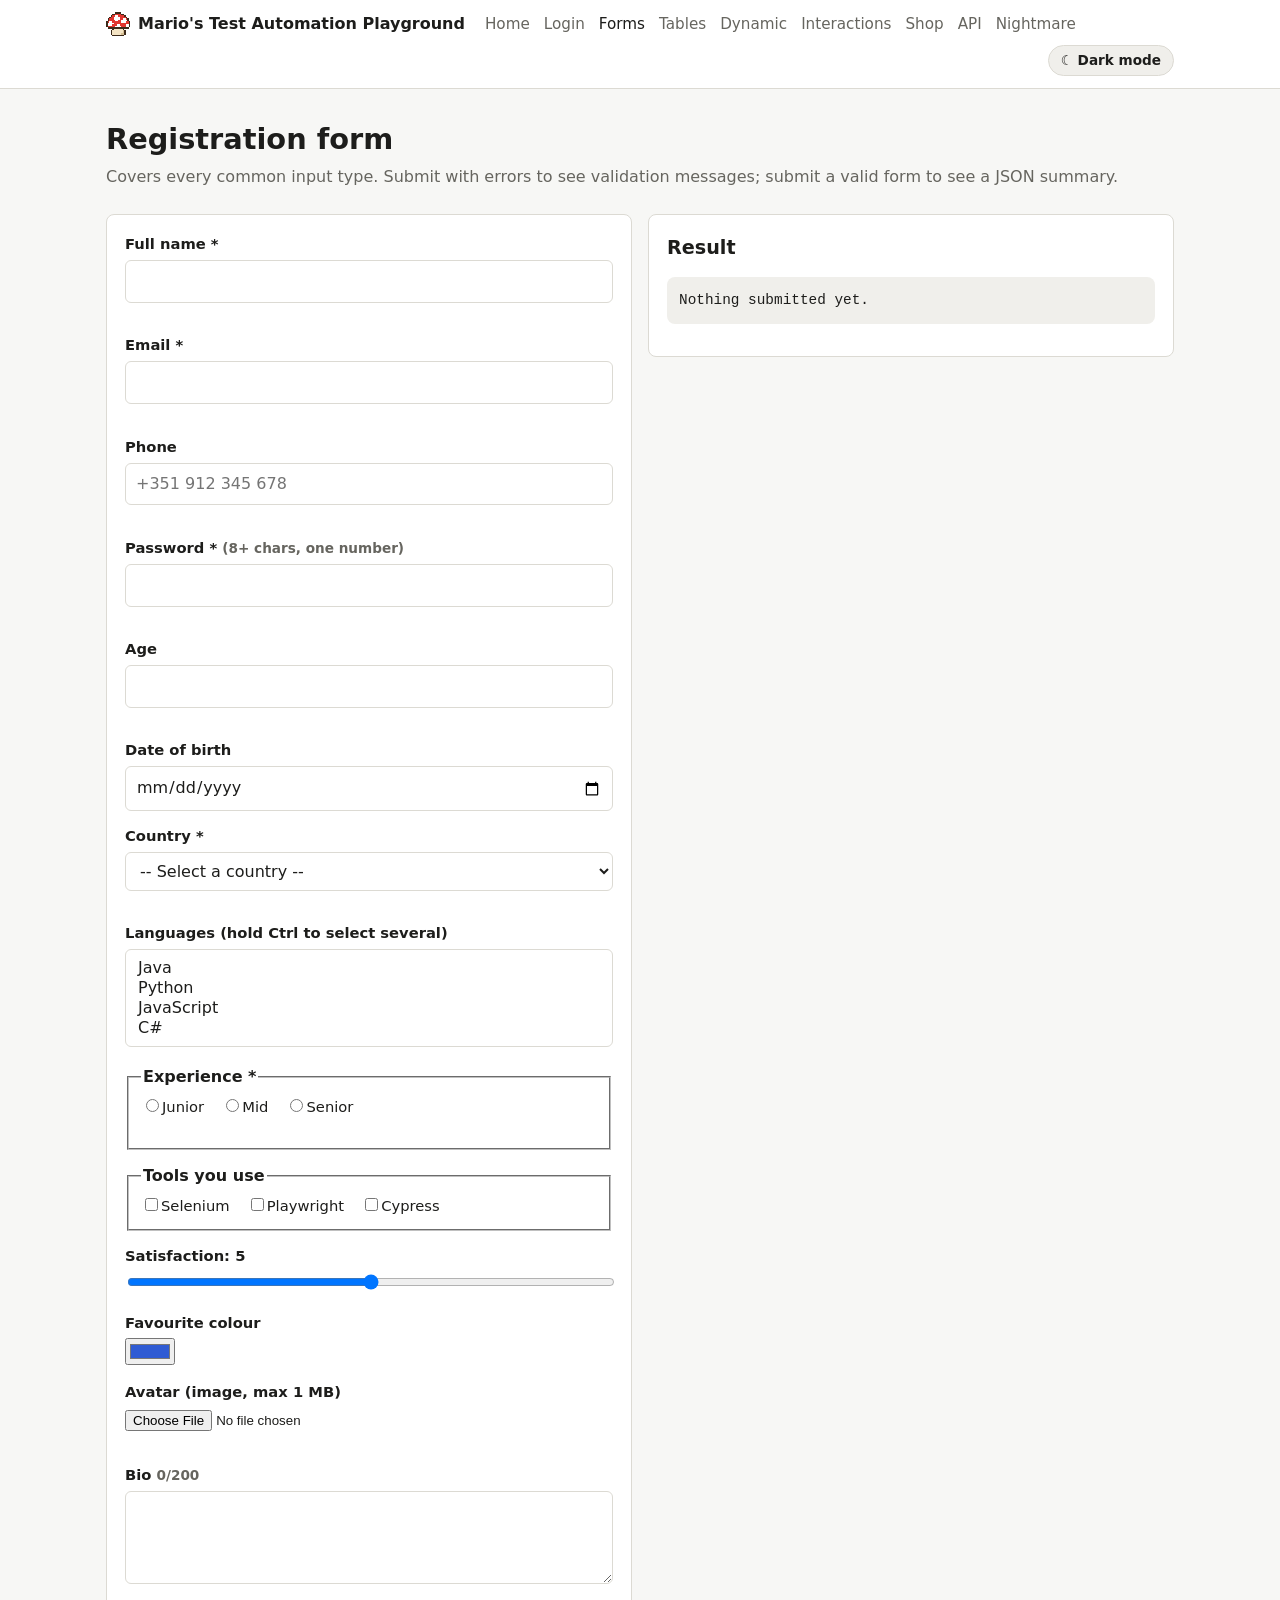
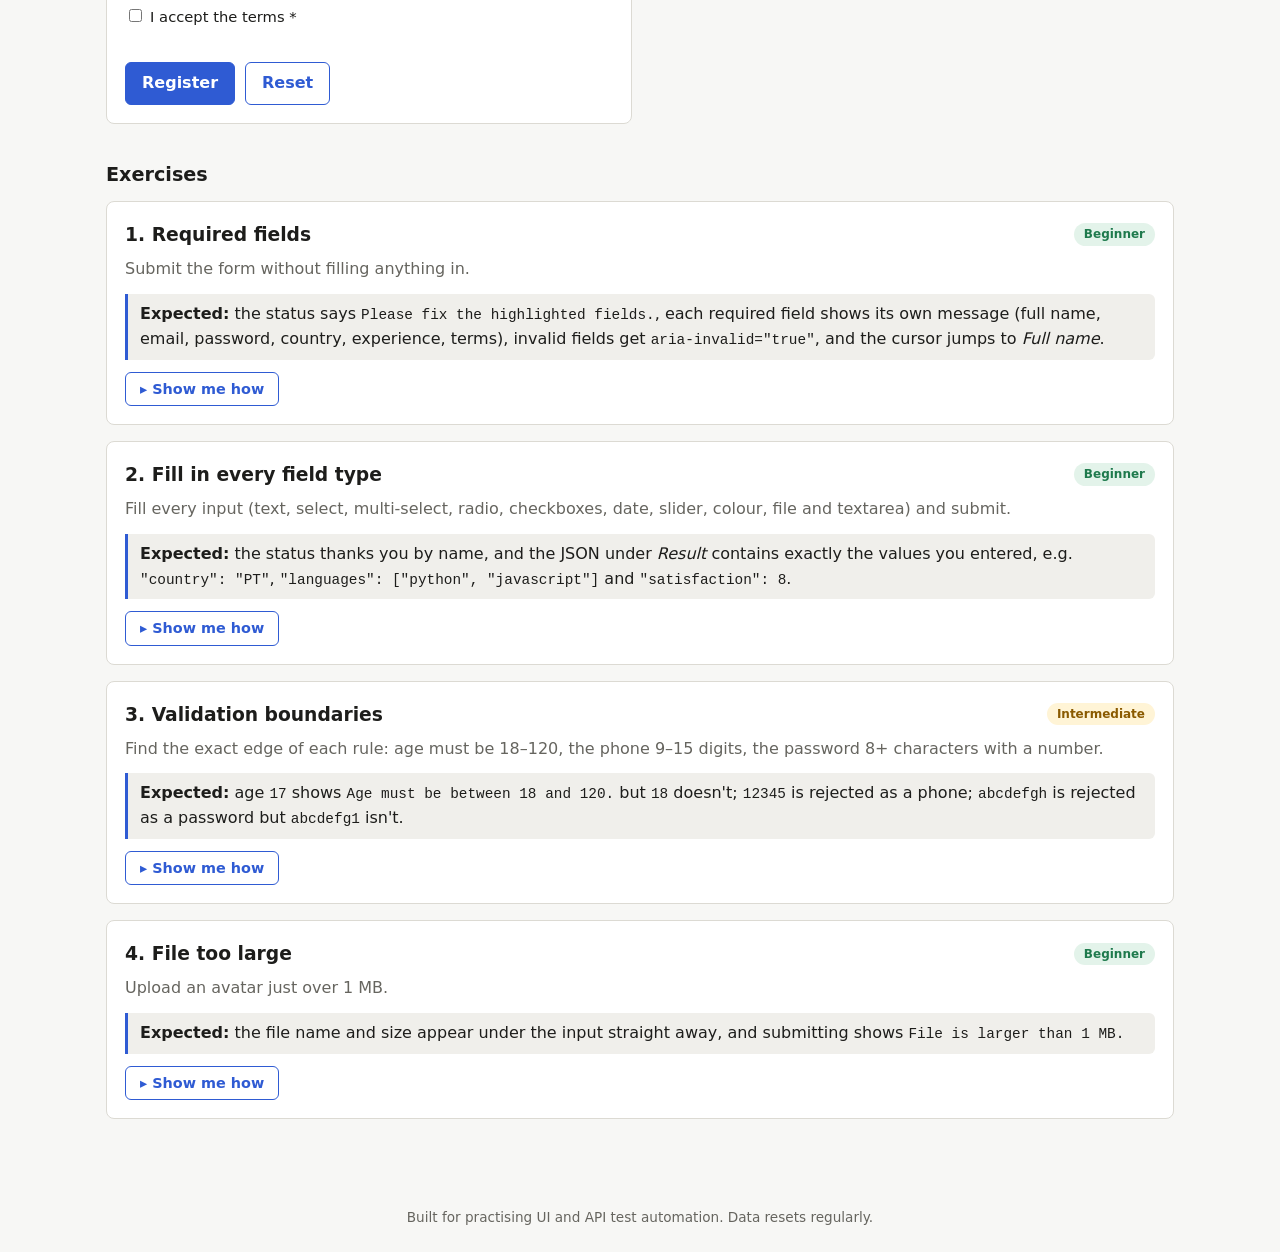
<file: public/forms.html>
<!doctype html>
<html lang="en">
<head>
  <meta charset="utf-8">
  <meta name="viewport" content="width=device-width, initial-scale=1">
  <title>Forms | Mario's Test Automation Playground</title>
  <link rel="icon" href="assets/favicon.svg" type="image/svg+xml">
  <link rel="stylesheet" href="assets/style.css">
  <script src="assets/theme.js"></script>
</head>
<body>
  <header id="site-header"></header>
  <main>
    <h1 data-testid="page-title">Registration form</h1>
    <p class="lead">Covers every common input type. Submit with errors to see validation messages; submit a valid form to see a JSON summary.</p>

    <div class="grid" style="grid-template-columns: repeat(auto-fit, minmax(300px, 1fr)); align-items: start">
      <form id="register-form" class="card" novalidate data-testid="register-form">
        <div class="field">
          <label for="fullName">Full name *</label>
          <input type="text" id="fullName" name="fullName" required minlength="2" data-testid="full-name">
          <div class="error-text" id="fullName-error" data-testid="full-name-error"></div>
        </div>
        <div class="field">
          <label for="email">Email *</label>
          <input type="email" id="email" name="email" required data-testid="email">
          <div class="error-text" id="email-error" data-testid="email-error"></div>
        </div>
        <div class="field">
          <label for="phone">Phone</label>
          <input type="tel" id="phone" name="phone" placeholder="+351 912 345 678" pattern="^\+?[0-9 ]{9,15}$" data-testid="phone">
          <div class="error-text" id="phone-error" data-testid="phone-error"></div>
        </div>
        <div class="field">
          <label for="regPassword">Password * <span class="hint">(8+ chars, one number)</span></label>
          <input type="password" id="regPassword" name="password" required data-testid="password">
          <div class="error-text" id="regPassword-error" data-testid="password-error"></div>
        </div>
        <div class="field">
          <label for="age">Age</label>
          <input type="number" id="age" name="age" min="18" max="120" data-testid="age">
          <div class="error-text" id="age-error" data-testid="age-error"></div>
        </div>
        <div class="field">
          <label for="birthDate">Date of birth</label>
          <input type="date" id="birthDate" name="birthDate" data-testid="birth-date">
        </div>
        <div class="field">
          <label for="country">Country *</label>
          <select id="country" name="country" required data-testid="country">
            <option value="">-- Select a country --</option>
            <option value="PT">Portugal</option>
            <option value="BR">Brazil</option>
            <option value="ES">Spain</option>
            <option value="GB">United Kingdom</option>
            <option value="US">United States</option>
            <option value="DE">Germany</option>
          </select>
          <div class="error-text" id="country-error" data-testid="country-error"></div>
        </div>
        <div class="field">
          <label for="languages">Languages (hold Ctrl to select several)</label>
          <select id="languages" name="languages" multiple size="4" data-testid="languages">
            <option value="java">Java</option>
            <option value="python">Python</option>
            <option value="javascript">JavaScript</option>
            <option value="csharp">C#</option>
          </select>
        </div>
        <fieldset class="field" data-testid="experience">
          <legend><strong>Experience *</strong></legend>
          <div class="field-inline">
            <input type="radio" id="exp-junior" name="experience" value="junior" data-testid="exp-junior"><label for="exp-junior">Junior</label>
            <input type="radio" id="exp-mid" name="experience" value="mid" data-testid="exp-mid"><label for="exp-mid">Mid</label>
            <input type="radio" id="exp-senior" name="experience" value="senior" data-testid="exp-senior"><label for="exp-senior">Senior</label>
          </div>
          <div class="error-text" id="experience-error" data-testid="experience-error"></div>
        </fieldset>
        <fieldset class="field" data-testid="tools">
          <legend><strong>Tools you use</strong></legend>
          <div class="field-inline">
            <input type="checkbox" id="tool-selenium" name="tools" value="selenium" data-testid="tool-selenium"><label for="tool-selenium">Selenium</label>
            <input type="checkbox" id="tool-playwright" name="tools" value="playwright" data-testid="tool-playwright"><label for="tool-playwright">Playwright</label>
            <input type="checkbox" id="tool-cypress" name="tools" value="cypress" data-testid="tool-cypress"><label for="tool-cypress">Cypress</label>
          </div>
        </fieldset>
        <div class="field">
          <label for="satisfaction">Satisfaction: <output id="satisfaction-value" data-testid="satisfaction-value">5</output></label>
          <input type="range" id="satisfaction" name="satisfaction" min="0" max="10" value="5" style="width: 100%" data-testid="satisfaction">
        </div>
        <div class="field">
          <label for="favColor">Favourite colour</label>
          <input type="color" id="favColor" name="favColor" value="#2f5bd3" data-testid="fav-color">
        </div>
        <div class="field">
          <label for="avatar">Avatar (image, max 1 MB)</label>
          <input type="file" id="avatar" name="avatar" accept="image/*" data-testid="avatar">
          <div class="hint" id="avatar-info" data-testid="avatar-info"></div>
          <div class="error-text" id="avatar-error" data-testid="avatar-error"></div>
        </div>
        <div class="field">
          <label for="bio">Bio <span class="hint" id="bio-count" data-testid="bio-count">0/200</span></label>
          <textarea id="bio" name="bio" rows="3" maxlength="200" data-testid="bio"></textarea>
        </div>
        <div class="field field-inline">
          <input type="checkbox" id="terms" name="terms" required data-testid="terms">
          <label for="terms">I accept the terms *</label>
          <div class="error-text" id="terms-error" data-testid="terms-error"></div>
        </div>
        <div class="row">
          <button type="submit" id="submit" data-testid="submit">Register</button>
          <button type="reset" id="reset" class="secondary" data-testid="reset">Reset</button>
        </div>
      </form>

      <div class="card">
        <h2>Result</h2>
        <div id="form-status" class="alert hidden" role="status" data-testid="form-status"></div>
        <pre id="form-result" data-testid="form-result">Nothing submitted yet.</pre>
      </div>
    </div>

    <h2 class="exercises-intro">Exercises</h2>
    <div class="exercises" data-testid="exercises">
      <article class="card" data-testid="exercise-required">
        <div class="exercise-head"><h3>1. Required fields</h3><span class="tag easy">Beginner</span></div>
        <p>Submit the form without filling anything in.</p>
        <div class="expected">
          <p><strong>Expected:</strong> the status says <code>Please fix the highlighted fields.</code>, each required field shows its own message (full name, email, password, country, experience, terms), invalid fields get <code>aria-invalid="true"</code>, and the cursor jumps to <em>Full name</em>.</p>
        </div>
        <details class="solution"><summary>Show me how</summary><template>
import { test, expect } from '@playwright/test';

test('shows every required-field error', async ({ page }) => {
  await page.goto('/forms.html');
  await page.getByTestId('submit').click();

  await expect(page.getByTestId('form-status')).toHaveText('Please fix the highlighted fields.');

  // Map each error element to its message and check them all in one loop.
  const errors = {
    'full-name-error': 'Full name must be at least 2 characters.',
    'email-error': 'Enter a valid email address.',
    'password-error': 'Password needs 8+ characters and a number.',
    'country-error': 'Please choose a country.',
    'experience-error': 'Choose your experience level.',
    'terms-error': 'You must accept the terms.',
  };
  for (const [testId, message] of Object.entries(errors)) {
    await expect(page.getByTestId(testId)).toHaveText(message);
  }

  // Accessibility state is worth asserting too.
  await expect(page.getByTestId('full-name')).toHaveAttribute('aria-invalid', 'true');
  await expect(page.getByTestId('full-name')).toBeFocused();
});
        </template></details>
      </article>

      <article class="card" data-testid="exercise-all-fields">
        <div class="exercise-head"><h3>2. Fill in every field type</h3><span class="tag easy">Beginner</span></div>
        <p>Fill every input (text, select, multi-select, radio, checkboxes, date, slider, colour, file and textarea) and submit.</p>
        <div class="expected">
          <p><strong>Expected:</strong> the status thanks you by name, and the JSON under <em>Result</em> contains exactly the values you entered, e.g. <code>"country": "PT"</code>, <code>"languages": ["python", "javascript"]</code> and <code>"satisfaction": 8</code>.</p>
        </div>
        <details class="solution"><summary>Show me how</summary><template>
import { test, expect } from '@playwright/test';

test('submits every field type', async ({ page }) => {
  await page.goto('/forms.html');

  await page.getByTestId('full-name').fill('Ana Silva');
  await page.getByTestId('email').fill('ana@example.com');
  await page.getByTestId('phone').fill('+351 912 345 678');
  await page.getByTestId('password').fill('Secret123');
  await page.getByTestId('age').fill('30');
  // Date inputs always take ISO format (yyyy-mm-dd), whatever the display locale.
  await page.getByTestId('birth-date').fill('1995-05-17');

  // selectOption() accepts the option value, or an array for multi-selects.
  await page.getByTestId('country').selectOption('PT');
  await page.getByTestId('languages').selectOption(['python', 'javascript']);

  await page.getByTestId('exp-mid').check();
  await page.getByTestId('tool-playwright').check();
  await page.getByTestId('tool-cypress').check();

  // fill() also works for range and colour inputs.
  await page.getByTestId('satisfaction').fill('8');
  await page.getByTestId('fav-color').fill('#ff6600');

  // Upload a file from memory: no fixture file on disk needed.
  await page.getByTestId('avatar').setInputFiles({
    name: 'avatar.png',
    mimeType: 'image/png',
    buffer: Buffer.from('fake image bytes'),
  });

  await page.getByTestId('bio').fill('I automate all the things.');
  await page.getByTestId('terms').check();
  await page.getByTestId('submit').click();

  await expect(page.getByTestId('form-status')).toContainText('Thanks Ana Silva');

  // Parse the JSON result and compare it as an object, not as text.
  const result = JSON.parse(await page.getByTestId('form-result').innerText());
  expect(result).toMatchObject({
    fullName: 'Ana Silva',
    country: 'PT',
    languages: ['python', 'javascript'],
    experience: 'mid',
    tools: ['playwright', 'cypress'],
    satisfaction: 8,
    favColor: '#ff6600',
    avatar: 'avatar.png',
  });
});
        </template></details>
      </article>

      <article class="card" data-testid="exercise-boundaries">
        <div class="exercise-head"><h3>3. Validation boundaries</h3><span class="tag medium">Intermediate</span></div>
        <p>Find the exact edge of each rule: age must be 18–120, the phone 9–15 digits, the password 8+ characters with a number.</p>
        <div class="expected">
          <p><strong>Expected:</strong> age <code>17</code> shows <code>Age must be between 18 and 120.</code> but <code>18</code> doesn't; <code>12345</code> is rejected as a phone; <code>abcdefgh</code> is rejected as a password but <code>abcdefg1</code> isn't.</p>
        </div>
        <details class="solution"><summary>Show me how</summary><template>
import { test, expect } from '@playwright/test';

// Each row: field, value, the error element, and the message ('' = valid).
const cases = [
  { field: 'age', value: '17', error: 'age-error', message: 'Age must be between 18 and 120.' },
  { field: 'age', value: '18', error: 'age-error', message: '' },
  { field: 'age', value: '121', error: 'age-error', message: 'Age must be between 18 and 120.' },
  { field: 'phone', value: '12345', error: 'phone-error', message: 'Phone must be 9-15 digits.' },
  { field: 'phone', value: '912345678', error: 'phone-error', message: '' },
  { field: 'password', value: 'abcdefgh', error: 'password-error', message: 'Password needs 8+ characters and a number.' },
  { field: 'password', value: 'abcdefg1', error: 'password-error', message: '' },
];

for (const c of cases) {
  test(`${c.field} = "${c.value}" is ${c.message ? 'rejected' : 'accepted'}`, async ({ page }) => {
    await page.goto('/forms.html');
    await page.getByTestId(c.field).fill(c.value);
    // Validation runs on submit; other fields being empty doesn't matter here
    // because we only look at this field's own error.
    await page.getByTestId('submit').click();
    await expect(page.getByTestId(c.error)).toHaveText(c.message);
  });
}
        </template></details>
      </article>

      <article class="card" data-testid="exercise-upload">
        <div class="exercise-head"><h3>4. File too large</h3><span class="tag easy">Beginner</span></div>
        <p>Upload an avatar just over 1 MB.</p>
        <div class="expected"><p><strong>Expected:</strong> the file name and size appear under the input straight away, and submitting shows <code>File is larger than 1 MB.</code></p></div>
        <details class="solution"><summary>Show me how</summary><template>
import { test, expect } from '@playwright/test';

test('rejects an avatar over 1 MB', async ({ page }) => {
  await page.goto('/forms.html');

  // Buffer.alloc() creates a file of exactly the size we need.
  await page.getByTestId('avatar').setInputFiles({
    name: 'huge.png',
    mimeType: 'image/png',
    buffer: Buffer.alloc(1024 * 1024 + 1),
  });
  await expect(page.getByTestId('avatar-info')).toHaveText('huge.png (1024 KB)');

  await page.getByTestId('submit').click();
  await expect(page.getByTestId('avatar-error')).toHaveText('File is larger than 1 MB.');
});
        </template></details>
      </article>
    </div>
  </main>
  <footer id="site-footer"></footer>
  <script src="assets/app.js"></script>
  <script>
    const form = $('#register-form');

    $('#satisfaction').addEventListener('input', (e) => { $('#satisfaction-value').textContent = e.target.value; });
    $('#bio').addEventListener('input', (e) => { $('#bio-count').textContent = `${e.target.value.length}/200`; });
    $('#avatar').addEventListener('change', (e) => {
      const f = e.target.files[0];
      $('#avatar-info').textContent = f ? `${f.name} (${Math.round(f.size / 1024)} KB)` : '';
    });

    function setError(id, msg) {
      const input = document.getElementById(id);
      const err = document.getElementById(id + '-error');
      if (input) input.setAttribute('aria-invalid', msg ? 'true' : 'false');
      if (err) err.textContent = msg || '';
      return !msg;
    }

    function validate() {
      let ok = true;
      const v = (id) => document.getElementById(id).value.trim();
      ok &= setError('fullName', v('fullName').length < 2 ? 'Full name must be at least 2 characters.' : '');
      ok &= setError('email', !/^[^\s@]+@[^\s@]+\.[^\s@]+$/.test(v('email')) ? 'Enter a valid email address.' : '');
      ok &= setError('phone', v('phone') && !/^\+?[0-9 ]{9,15}$/.test(v('phone')) ? 'Phone must be 9-15 digits.' : '');
      const pw = $('#regPassword').value;
      ok &= setError('regPassword', pw.length < 8 || !/\d/.test(pw) ? 'Password needs 8+ characters and a number.' : '');
      const age = v('age');
      ok &= setError('age', age && (Number(age) < 18 || Number(age) > 120) ? 'Age must be between 18 and 120.' : '');
      ok &= setError('country', !v('country') ? 'Please choose a country.' : '');
      ok &= setError('experience', !$('input[name="experience"]:checked') ? 'Choose your experience level.' : '');
      const file = $('#avatar').files[0];
      ok &= setError('avatar', file && file.size > 1024 * 1024 ? 'File is larger than 1 MB.' : '');
      ok &= setError('terms', !$('#terms').checked ? 'You must accept the terms.' : '');
      return Boolean(ok);
    }

    form.addEventListener('submit', (e) => {
      e.preventDefault();
      const status = $('#form-status');
      if (!validate()) {
        status.className = 'alert error';
        status.textContent = 'Please fix the highlighted fields.';
        const first = $('[aria-invalid="true"]');
        if (first) first.focus();
        return;
      }
      const data = {
        fullName: $('#fullName').value.trim(),
        email: $('#email').value.trim(),
        phone: $('#phone').value.trim(),
        age: $('#age').value ? Number($('#age').value) : null,
        birthDate: $('#birthDate').value || null,
        country: $('#country').value,
        languages: $$('#languages option:checked').map((o) => o.value),
        experience: $('input[name="experience"]:checked').value,
        tools: $$('input[name="tools"]:checked').map((c) => c.value),
        satisfaction: Number($('#satisfaction').value),
        favColor: $('#favColor').value,
        avatar: $('#avatar').files[0] ? $('#avatar').files[0].name : null,
        bio: $('#bio').value,
      };
      status.className = 'alert success';
      status.textContent = `Thanks ${data.fullName}, your registration was received.`;
      $('#form-result').textContent = JSON.stringify(data, null, 2);
    });

    form.addEventListener('reset', () => {
      setTimeout(() => {
        $$('[aria-invalid]').forEach((el) => el.removeAttribute('aria-invalid'));
        $$('.error-text').forEach((el) => (el.textContent = ''));
        $('#satisfaction-value').textContent = '5';
        $('#bio-count').textContent = '0/200';
        $('#avatar-info').textContent = '';
        $('#form-status').className = 'alert hidden';
        $('#form-result').textContent = 'Nothing submitted yet.';
      });
    });
  </script>
</body>
</html>
</file>
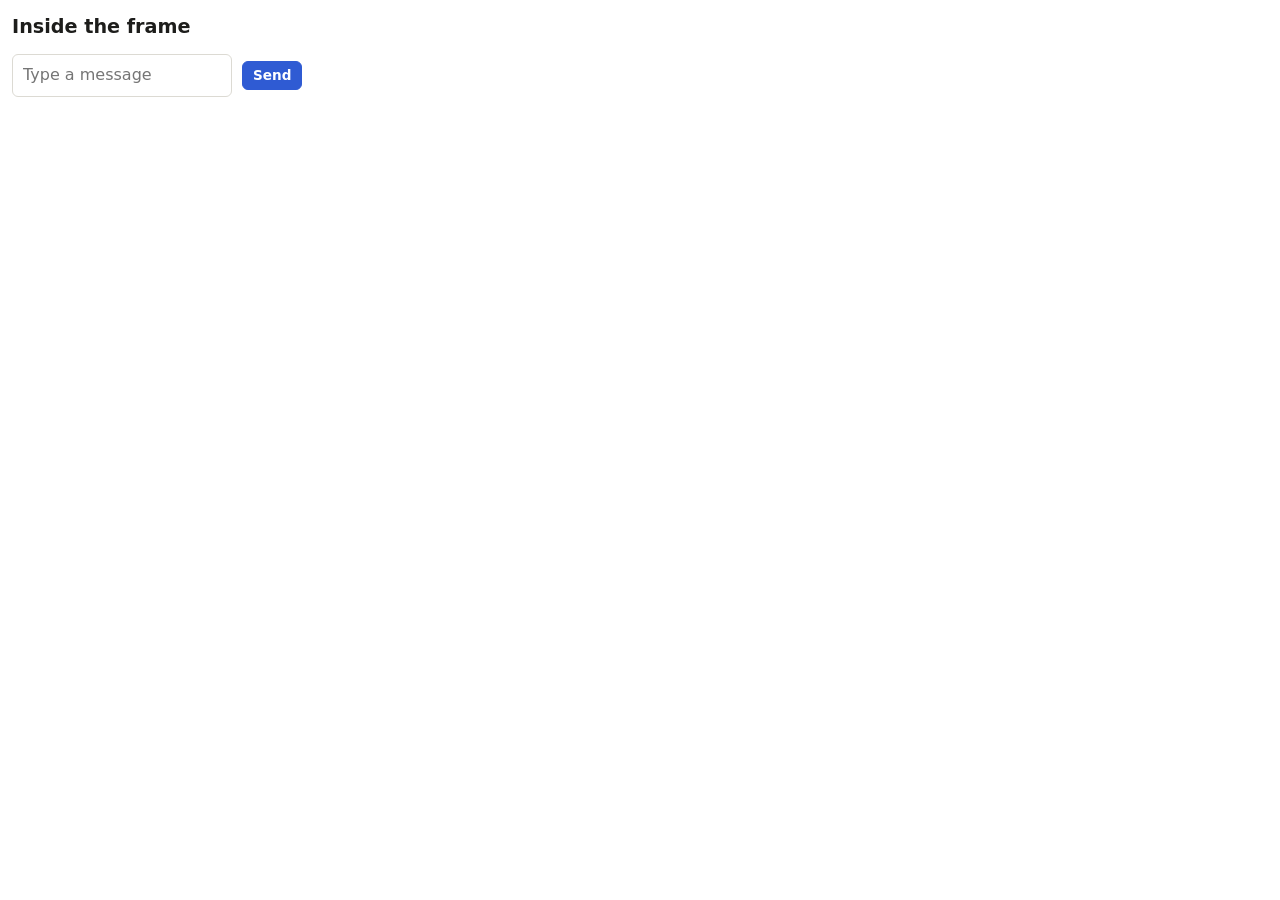
<file: public/frame.html>
<!doctype html>
<html lang="en">
<head>
  <meta charset="utf-8">
  <meta name="viewport" content="width=device-width, initial-scale=1">
  <title>Frame | Mario's Test Automation Playground</title>
  <link rel="icon" href="assets/favicon.svg" type="image/svg+xml">
  <link rel="stylesheet" href="assets/style.css">
  <script src="assets/theme.js"></script>
  <style>body { padding: 12px; background: var(--surface); }</style>
</head>
<body>
  <h2 id="frame-heading" data-testid="frame-heading">Inside the frame</h2>
  <form id="frame-form" class="row" data-testid="frame-form">
    <input type="text" id="frame-input" placeholder="Type a message" style="max-width: 220px" data-testid="frame-input">
    <button type="submit" class="small" id="frame-submit" data-testid="frame-submit">Send</button>
  </form>
  <p id="frame-output" data-testid="frame-output"></p>
  <script>
    document.getElementById('frame-form').addEventListener('submit', (e) => {
      e.preventDefault();
      const text = document.getElementById('frame-input').value;
      document.getElementById('frame-output').textContent = `Sent: ${text}`;
      if (window.parent !== window) window.parent.postMessage({ type: 'frame-submit', text }, location.origin);
    });
  </script>
</body>
</html>
</file>
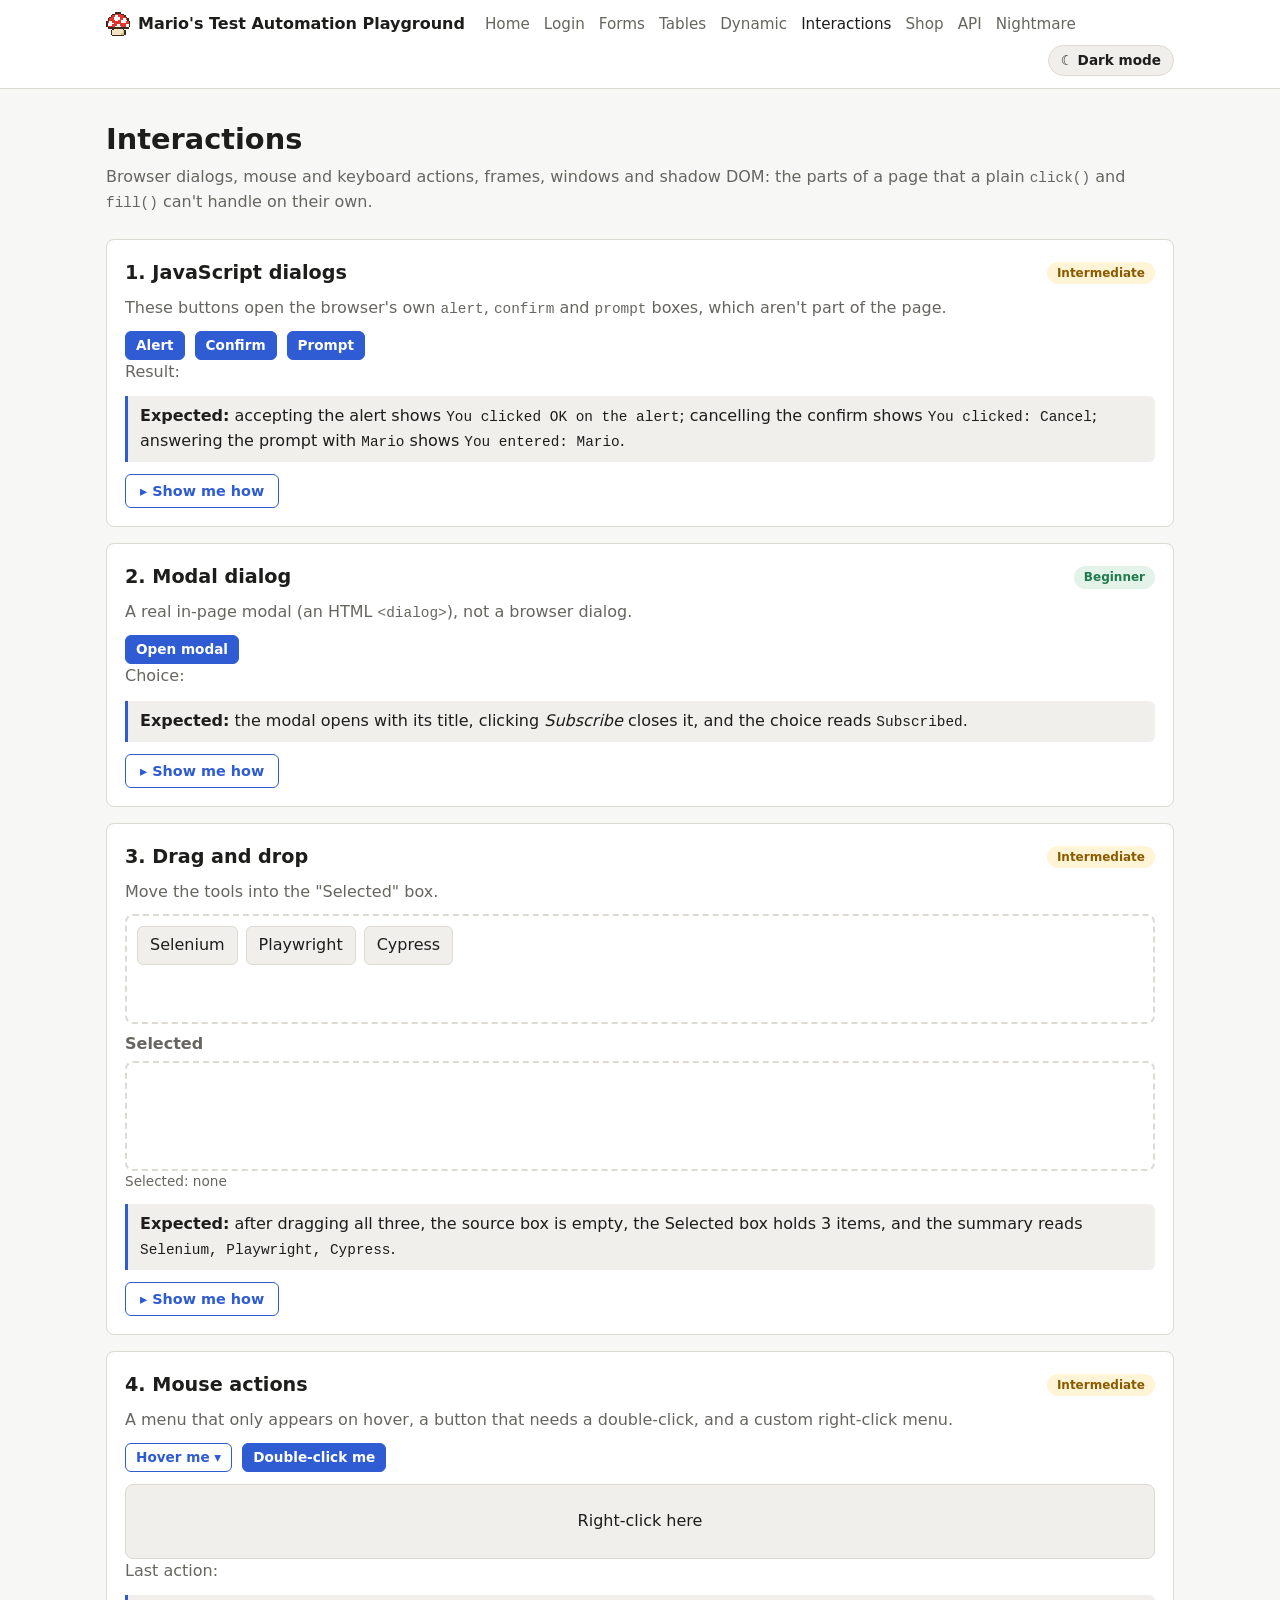
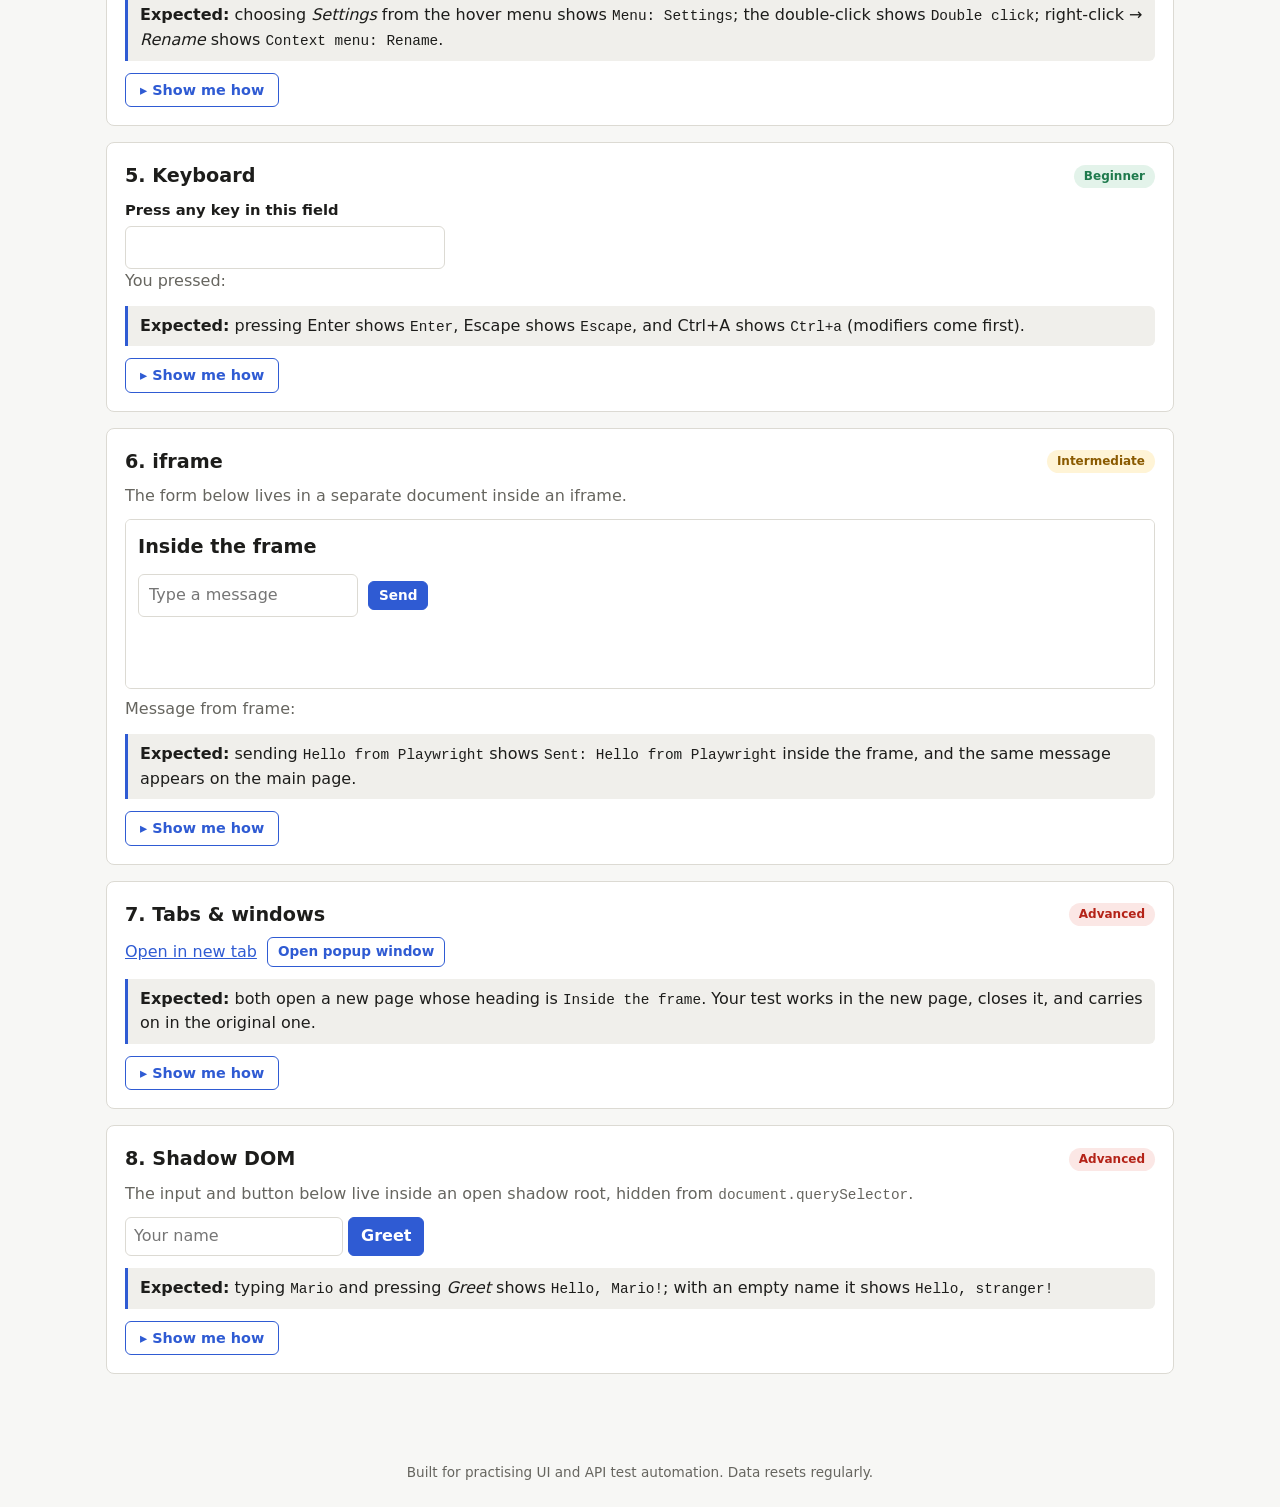
<file: public/interactions.html>
<!doctype html>
<html lang="en">
<head>
  <meta charset="utf-8">
  <meta name="viewport" content="width=device-width, initial-scale=1">
  <title>Interactions | Mario's Test Automation Playground</title>
  <link rel="icon" href="assets/favicon.svg" type="image/svg+xml">
  <link rel="stylesheet" href="assets/style.css">
  <script src="assets/theme.js"></script>
</head>
<body>
  <header id="site-header"></header>
  <main>
    <h1 data-testid="page-title">Interactions</h1>
    <p class="lead">Browser dialogs, mouse and keyboard actions, frames, windows and shadow DOM: the parts of a page that a plain <code>click()</code> and <code>fill()</code> can't handle on their own.</p>

    <div class="exercises">
      <section class="card" data-testid="alerts-section">
        <div class="exercise-head"><h2>1. JavaScript dialogs</h2><span class="tag medium">Intermediate</span></div>
        <p>These buttons open the browser's own <code>alert</code>, <code>confirm</code> and <code>prompt</code> boxes, which aren't part of the page.</p>
        <div class="row">
          <button id="js-alert" class="small" data-testid="js-alert">Alert</button>
          <button id="js-confirm" class="small" data-testid="js-confirm">Confirm</button>
          <button id="js-prompt" class="small" data-testid="js-prompt">Prompt</button>
        </div>
        <p>Result: <span id="dialog-result" data-testid="dialog-result"></span></p>
        <div class="expected"><p><strong>Expected:</strong> accepting the alert shows <code>You clicked OK on the alert</code>; cancelling the confirm shows <code>You clicked: Cancel</code>; answering the prompt with <code>Mario</code> shows <code>You entered: Mario</code>.</p></div>
        <details class="solution"><summary>Show me how</summary><template>
import { test, expect } from '@playwright/test';

test('handles alert, confirm and prompt', async ({ page }) => {
  await page.goto('/interactions.html');
  const result = page.getByTestId('dialog-result');

  // Register the handler BEFORE the click. page.once() handles one dialog only.
  // With no handler at all, Playwright dismisses every dialog automatically.
  page.once('dialog', (dialog) => dialog.accept());
  await page.getByTestId('js-alert').click();
  await expect(result).toHaveText('You clicked OK on the alert');

  page.once('dialog', (dialog) => dialog.dismiss());
  await page.getByTestId('js-confirm').click();
  await expect(result).toHaveText('You clicked: Cancel');

  page.once('dialog', async (dialog) => {
    expect(dialog.message()).toBe('What is your name?');
    await dialog.accept('Mario'); // the text typed into the prompt
  });
  await page.getByTestId('js-prompt').click();
  await expect(result).toHaveText('You entered: Mario');
});
        </template></details>
      </section>

      <section class="card" data-testid="modal-section">
        <div class="exercise-head"><h2>2. Modal dialog</h2><span class="tag easy">Beginner</span></div>
        <p>A real in-page modal (an HTML <code>&lt;dialog&gt;</code>), not a browser dialog.</p>
        <button id="open-modal" class="small" data-testid="open-modal">Open modal</button>
        <p>Choice: <span id="modal-result" data-testid="modal-result"></span></p>
        <dialog id="modal" data-testid="modal">
          <h2>Subscribe to updates?</h2>
          <p>We will send one email a month.</p>
          <div class="row">
            <button id="modal-confirm" class="small" data-testid="modal-confirm">Subscribe</button>
            <button id="modal-cancel" class="small secondary" data-testid="modal-cancel">No thanks</button>
          </div>
        </dialog>
        <div class="expected"><p><strong>Expected:</strong> the modal opens with its title, clicking <em>Subscribe</em> closes it, and the choice reads <code>Subscribed</code>.</p></div>
        <details class="solution"><summary>Show me how</summary><template>
import { test, expect } from '@playwright/test';

test('subscribes through the modal', async ({ page }) => {
  await page.goto('/interactions.html');
  await page.getByTestId('open-modal').click();

  // A <dialog> has the "dialog" role, so we can scope locators to it.
  const modal = page.getByRole('dialog');
  await expect(modal).toBeVisible();
  await expect(modal.getByRole('heading')).toHaveText('Subscribe to updates?');

  await modal.getByRole('button', { name: 'Subscribe' }).click();
  await expect(modal).toBeHidden();
  await expect(page.getByTestId('modal-result')).toHaveText('Subscribed');
});
        </template></details>
      </section>

      <section class="card" data-testid="drag-section">
        <div class="exercise-head"><h2>3. Drag and drop</h2><span class="tag medium">Intermediate</span></div>
        <p>Move the tools into the "Selected" box.</p>
        <div class="drop-zone" id="source-zone" data-testid="source-zone">
          <div class="draggable" draggable="true" id="drag-selenium" data-testid="drag-selenium">Selenium</div>
          <div class="draggable" draggable="true" id="drag-playwright" data-testid="drag-playwright">Playwright</div>
          <div class="draggable" draggable="true" id="drag-cypress" data-testid="drag-cypress">Cypress</div>
        </div>
        <p style="margin: 8px 0 4px"><strong>Selected</strong></p>
        <div class="drop-zone" id="target-zone" data-testid="target-zone"></div>
        <p class="hint">Selected: <span id="drop-result" data-testid="drop-result">none</span></p>
        <div class="expected"><p><strong>Expected:</strong> after dragging all three, the source box is empty, the Selected box holds 3 items, and the summary reads <code>Selenium, Playwright, Cypress</code>.</p></div>
        <details class="solution"><summary>Show me how</summary><template>
import { test, expect } from '@playwright/test';

test('drags every tool into Selected', async ({ page }) => {
  await page.goto('/interactions.html');
  const target = page.getByTestId('target-zone');

  // dragTo() presses the mouse on the source, moves it over the target
  // and releases, which fires the page's HTML5 drag-and-drop events.
  for (const tool of ['selenium', 'playwright', 'cypress']) {
    await page.getByTestId(`drag-${tool}`).dragTo(target);
  }

  await expect(page.getByTestId('source-zone').locator('.draggable')).toHaveCount(0);
  await expect(target.locator('.draggable')).toHaveCount(3);
  await expect(page.getByTestId('drop-result')).toHaveText('Selenium, Playwright, Cypress');
});
        </template></details>
      </section>

      <section class="card" data-testid="mouse-section">
        <div class="exercise-head"><h2>4. Mouse actions</h2><span class="tag medium">Intermediate</span></div>
        <p>A menu that only appears on hover, a button that needs a double-click, and a custom right-click menu.</p>
        <div class="row">
          <div class="hover-menu" data-testid="hover-menu">
            <button class="small secondary" id="hover-trigger" data-testid="hover-trigger">Hover me ▾</button>
            <div class="menu" role="menu">
              <button role="menuitem" data-testid="menu-profile">Profile</button>
              <button role="menuitem" data-testid="menu-settings">Settings</button>
              <button role="menuitem" data-testid="menu-signout">Sign out</button>
            </div>
          </div>
          <button id="double-click" class="small" data-testid="double-click">Double-click me</button>
        </div>
        <div class="context-target" id="context-target" style="margin-top: 12px" data-testid="context-target">Right-click here</div>
        <p>Last action: <span id="mouse-result" data-testid="mouse-result"></span></p>
        <div class="expected"><p><strong>Expected:</strong> choosing <em>Settings</em> from the hover menu shows <code>Menu: Settings</code>; the double-click shows <code>Double click</code>; right-click → <em>Rename</em> shows <code>Context menu: Rename</code>.</p></div>
        <details class="solution"><summary>Show me how</summary><template>
import { test, expect } from '@playwright/test';

test('hovers, double-clicks and right-clicks', async ({ page }) => {
  await page.goto('/interactions.html');
  const result = page.getByTestId('mouse-result');

  // The menu items are invisible until hovered, so hover first.
  await page.getByTestId('hover-trigger').hover();
  await page.getByTestId('menu-settings').click();
  await expect(result).toHaveText('Menu: Settings');

  await page.getByTestId('double-click').dblclick();
  await expect(result).toHaveText('Double click');

  await page.getByTestId('context-target').click({ button: 'right' });
  await expect(page.getByTestId('context-menu')).toBeVisible();
  await page.getByTestId('ctx-rename').click();
  await expect(result).toHaveText('Context menu: Rename');
});
        </template></details>
      </section>

      <section class="card" data-testid="keys-section">
        <div class="exercise-head"><h2>5. Keyboard</h2><span class="tag easy">Beginner</span></div>
        <label for="key-input">Press any key in this field</label>
        <input type="text" id="key-input" style="max-width: 320px" data-testid="key-input">
        <p>You pressed: <strong id="key-result" data-testid="key-result"></strong></p>
        <div class="expected"><p><strong>Expected:</strong> pressing Enter shows <code>Enter</code>, Escape shows <code>Escape</code>, and Ctrl+A shows <code>Ctrl+a</code> (modifiers come first).</p></div>
        <details class="solution"><summary>Show me how</summary><template>
import { test, expect } from '@playwright/test';

const keys = [
  { press: 'Enter', shown: 'Enter' },
  { press: 'Escape', shown: 'Escape' },
  { press: 'Control+a', shown: 'Ctrl+a' },
  { press: 'Shift+ArrowLeft', shown: 'Shift+ArrowLeft' },
];

test('reports key presses', async ({ page }) => {
  await page.goto('/interactions.html');
  const input = page.getByTestId('key-input');

  for (const key of keys) {
    // locator.press() focuses the element first, then sends the key.
    // Combine keys with "+"; names follow KeyboardEvent.key values.
    await input.press(key.press);
    await expect(page.getByTestId('key-result')).toHaveText(key.shown);
  }
});
        </template></details>
      </section>

      <section class="card" data-testid="frames-section">
        <div class="exercise-head"><h2>6. iframe</h2><span class="tag medium">Intermediate</span></div>
        <p>The form below lives in a separate document inside an iframe.</p>
        <iframe src="frame.html" id="practice-frame" name="practice-frame" title="Practice frame" style="width: 100%; height: 170px; border: 1px solid var(--border); border-radius: 6px" data-testid="practice-frame"></iframe>
        <p>Message from frame: <span id="frame-result" data-testid="frame-result"></span></p>
        <div class="expected"><p><strong>Expected:</strong> sending <code>Hello from Playwright</code> shows <code>Sent: Hello from Playwright</code> inside the frame, and the same message appears on the main page.</p></div>
        <details class="solution"><summary>Show me how</summary><template>
import { test, expect } from '@playwright/test';

test('sends a message from inside the iframe', async ({ page }) => {
  await page.goto('/interactions.html');

  // contentFrame() turns the iframe element into a locator scope:
  // everything after it searches inside the frame's document.
  const frame = page.getByTestId('practice-frame').contentFrame();
  await frame.getByTestId('frame-input').fill('Hello from Playwright');
  await frame.getByTestId('frame-submit').click();
  await expect(frame.getByTestId('frame-output')).toHaveText('Sent: Hello from Playwright');

  // Back on the main page: no "switching back" needed, just use page.
  await expect(page.getByTestId('frame-result')).toHaveText('Hello from Playwright');
});
        </template></details>
      </section>

      <section class="card" data-testid="windows-section">
        <div class="exercise-head"><h2>7. Tabs &amp; windows</h2><span class="tag hard">Advanced</span></div>
        <div class="row">
          <a href="frame.html?standalone=1" target="_blank" id="new-tab-link" data-testid="new-tab-link">Open in new tab</a>
          <button id="new-window" class="small secondary" data-testid="new-window">Open popup window</button>
        </div>
        <div class="expected"><p><strong>Expected:</strong> both open a new page whose heading is <code>Inside the frame</code>. Your test works in the new page, closes it, and carries on in the original one.</p></div>
        <details class="solution"><summary>Show me how</summary><template>
import { test, expect } from '@playwright/test';

test('works with a new tab and a popup', async ({ page }) => {
  await page.goto('/interactions.html');

  // Start waiting for the new page BEFORE clicking, then await both together.
  // Links with target="_blank" and window.open() both fire "popup".
  const [newTab] = await Promise.all([
    page.waitForEvent('popup'),
    page.getByTestId('new-tab-link').click(),
  ]);
  await expect(newTab.getByTestId('frame-heading')).toHaveText('Inside the frame');
  await newTab.close();

  const [popup] = await Promise.all([
    page.waitForEvent('popup'),
    page.getByTestId('new-window').click(),
  ]);
  await expect(popup).toHaveURL(/frame\.html\?standalone=1/);
  await popup.close();

  // The original page is untouched and still usable.
  await expect(page.getByTestId('page-title')).toHaveText('Interactions');
});
        </template></details>
      </section>

      <section class="card" data-testid="shadow-section">
        <div class="exercise-head"><h2>8. Shadow DOM</h2><span class="tag hard">Advanced</span></div>
        <p>The input and button below live inside an open shadow root, hidden from <code>document.querySelector</code>.</p>
        <shadow-greeting id="shadow-host" data-testid="shadow-host"></shadow-greeting>
        <div class="expected"><p><strong>Expected:</strong> typing <code>Mario</code> and pressing <em>Greet</em> shows <code>Hello, Mario!</code>; with an empty name it shows <code>Hello, stranger!</code></p></div>
        <details class="solution"><summary>Show me how</summary><template>
import { test, expect } from '@playwright/test';

test('greets through the shadow DOM', async ({ page }) => {
  await page.goto('/interactions.html');

  // Playwright's locators (CSS, test id, role, text) pierce open shadow
  // roots automatically, so this looks like any other test.
  // XPath is the exception: it cannot see inside shadow roots.
  const greet = page.getByTestId('shadow-button');
  const output = page.getByTestId('shadow-output');

  await greet.click();
  await expect(output).toHaveText('Hello, stranger!');

  await page.getByTestId('shadow-input').fill('Mario');
  await greet.click();
  await expect(output).toHaveText('Hello, Mario!');
});
        </template></details>
      </section>
    </div>

    <div id="context-menu" class="menu hidden" role="menu" data-testid="context-menu">
      <button role="menuitem" data-action="Copy" data-testid="ctx-copy">Copy</button>
      <button role="menuitem" data-action="Rename" data-testid="ctx-rename">Rename</button>
      <button role="menuitem" data-action="Delete" data-testid="ctx-delete">Delete</button>
    </div>
  </main>
  <footer id="site-footer"></footer>
  <script src="assets/app.js"></script>
  <script>
    const result = (id, text) => { document.getElementById(id).textContent = text; };

    // Browser dialogs
    $('#js-alert').addEventListener('click', () => { alert('I am a JS Alert'); result('dialog-result', 'You clicked OK on the alert'); });
    $('#js-confirm').addEventListener('click', () => result('dialog-result', confirm('Do you confirm?') ? 'You clicked: Ok' : 'You clicked: Cancel'));
    $('#js-prompt').addEventListener('click', () => {
      const v = prompt('What is your name?');
      result('dialog-result', v === null ? 'You cancelled the prompt' : `You entered: ${v}`);
    });

    // Modal
    const modal = $('#modal');
    $('#open-modal').addEventListener('click', () => modal.showModal());
    $('#modal-confirm').addEventListener('click', () => { modal.close(); result('modal-result', 'Subscribed'); });
    $('#modal-cancel').addEventListener('click', () => { modal.close(); result('modal-result', 'Declined'); });

    // Drag and drop (HTML5 events)
    $$('.draggable').forEach((el) =>
      el.addEventListener('dragstart', (e) => e.dataTransfer.setData('text/plain', el.id)));
    $$('.drop-zone').forEach((zone) => {
      zone.addEventListener('dragover', (e) => { e.preventDefault(); zone.classList.add('over'); });
      zone.addEventListener('dragleave', () => zone.classList.remove('over'));
      zone.addEventListener('drop', (e) => {
        e.preventDefault();
        zone.classList.remove('over');
        const el = document.getElementById(e.dataTransfer.getData('text/plain'));
        if (el) zone.appendChild(el);
        const names = $$('#target-zone .draggable').map((d) => d.textContent);
        result('drop-result', names.length ? names.join(', ') : 'none');
      });
    });

    // Mouse
    $$('.hover-menu .menu button').forEach((b) =>
      b.addEventListener('click', () => result('mouse-result', `Menu: ${b.textContent}`)));
    $('#double-click').addEventListener('dblclick', () => result('mouse-result', 'Double click'));
    const ctx = $('#context-menu');
    $('#context-target').addEventListener('contextmenu', (e) => {
      e.preventDefault();
      ctx.style.left = e.clientX + 'px';
      ctx.style.top = e.clientY + 'px';
      ctx.classList.remove('hidden');
    });
    ctx.addEventListener('click', (e) => {
      const b = e.target.closest('button');
      if (b) result('mouse-result', `Context menu: ${b.dataset.action}`);
    });
    document.addEventListener('click', () => ctx.classList.add('hidden'));

    // Keyboard
    $('#key-input').addEventListener('keydown', (e) => {
      const mods = [e.ctrlKey && 'Ctrl', e.altKey && 'Alt', e.shiftKey && 'Shift', e.metaKey && 'Meta'].filter(Boolean);
      const key = e.key === ' ' ? 'Space' : e.key;
      result('key-result', [...mods, key].filter((k, i, a) => a.indexOf(k) === i).join('+'));
    });

    // Frame -> parent message
    window.addEventListener('message', (e) => {
      if (e.origin === location.origin && e.data && e.data.type === 'frame-submit') result('frame-result', e.data.text);
    });

    // Popup window
    $('#new-window').addEventListener('click', () => window.open('frame.html?standalone=1', 'practicePopup', 'width=500,height=400'));

    // Shadow DOM component
    customElements.define('shadow-greeting', class extends HTMLElement {
      connectedCallback() {
        const root = this.attachShadow({ mode: 'open' });
        root.innerHTML = `
          <style>
            input { padding: 6px 8px; font: inherit; color: var(--text); background: var(--surface); border: 1px solid var(--border); border-radius: 6px; }
            button { padding: 6px 12px; font: inherit; font-weight: 600; cursor: pointer; border-radius: 6px; border: 1px solid var(--accent); background: var(--accent); color: var(--accent-text); }
            p { margin: 8px 0 0; }
          </style>
          <input id="shadow-input" data-testid="shadow-input" placeholder="Your name">
          <button id="shadow-button" data-testid="shadow-button">Greet</button>
          <p id="shadow-output" data-testid="shadow-output"></p>`;
        root.getElementById('shadow-button').addEventListener('click', () => {
          root.getElementById('shadow-output').textContent = `Hello, ${root.getElementById('shadow-input').value || 'stranger'}!`;
        });
      }
    });
  </script>
</body>
</html>
</file>
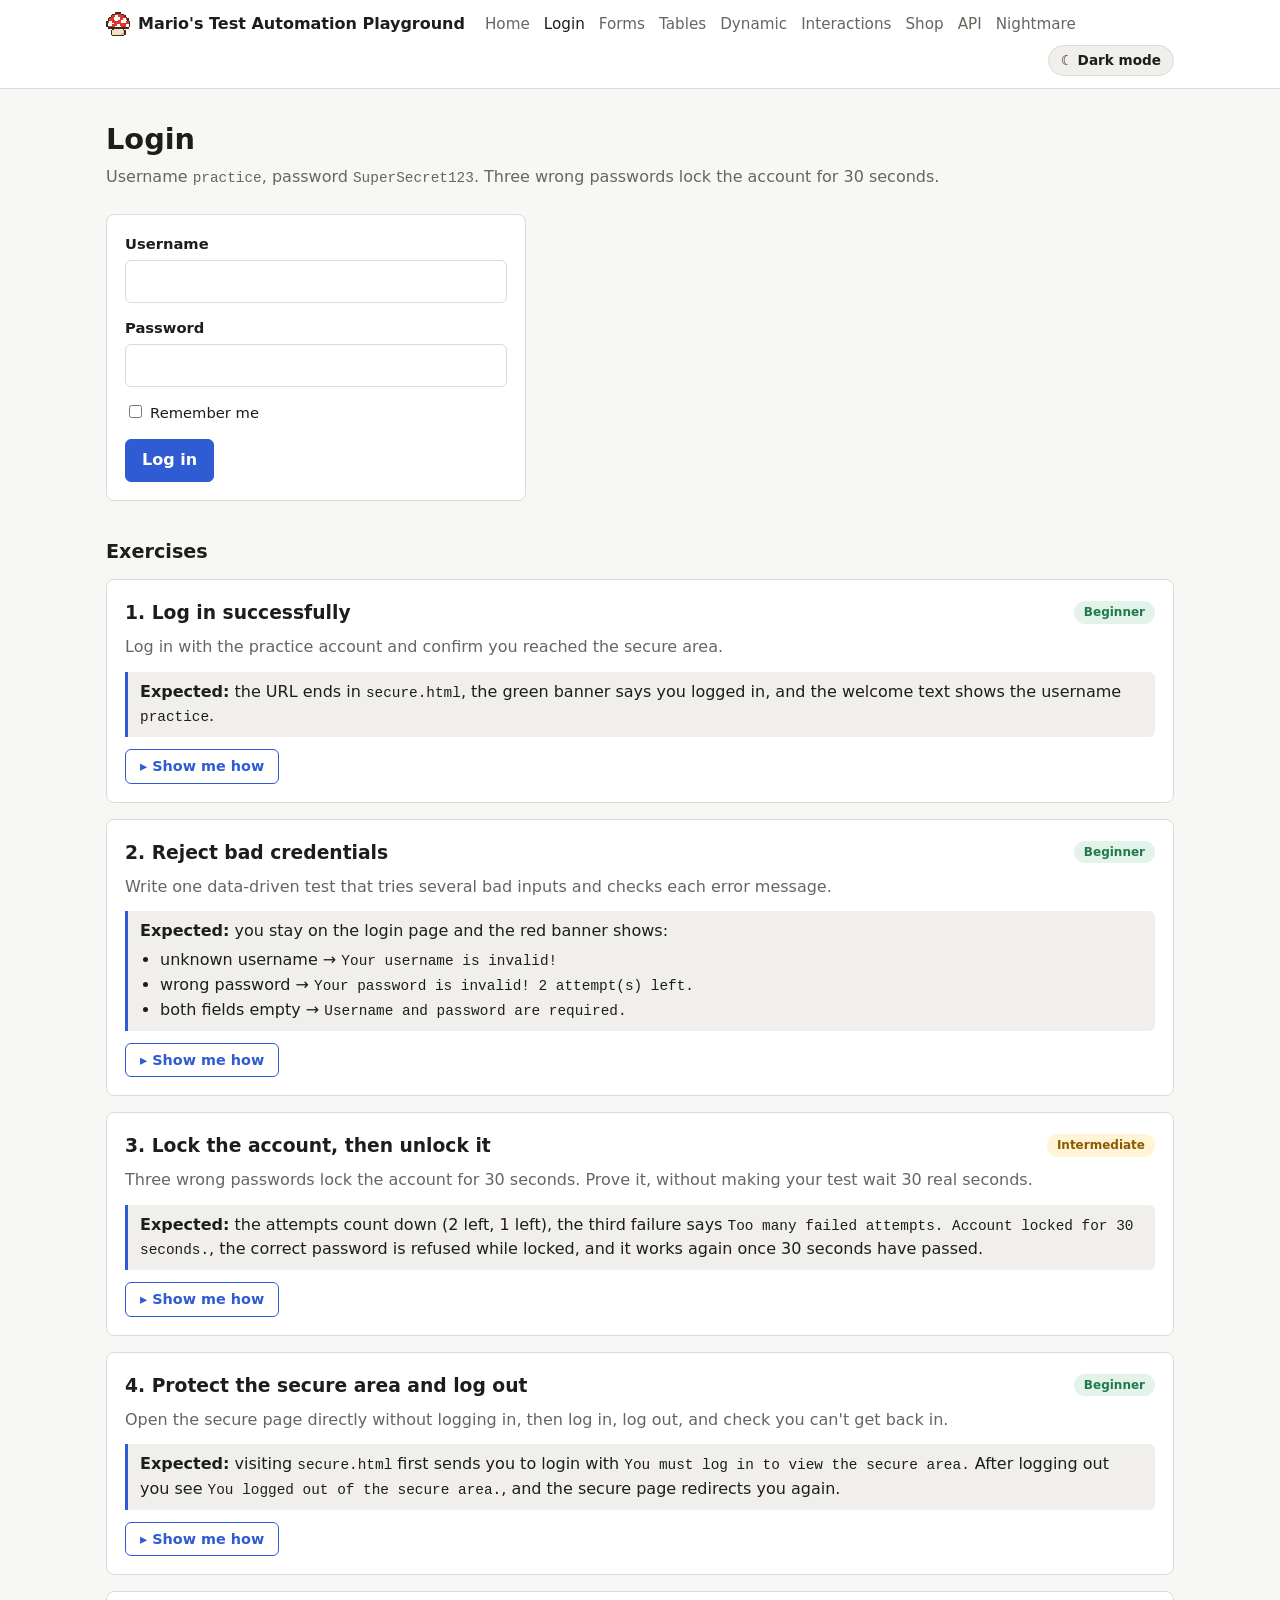
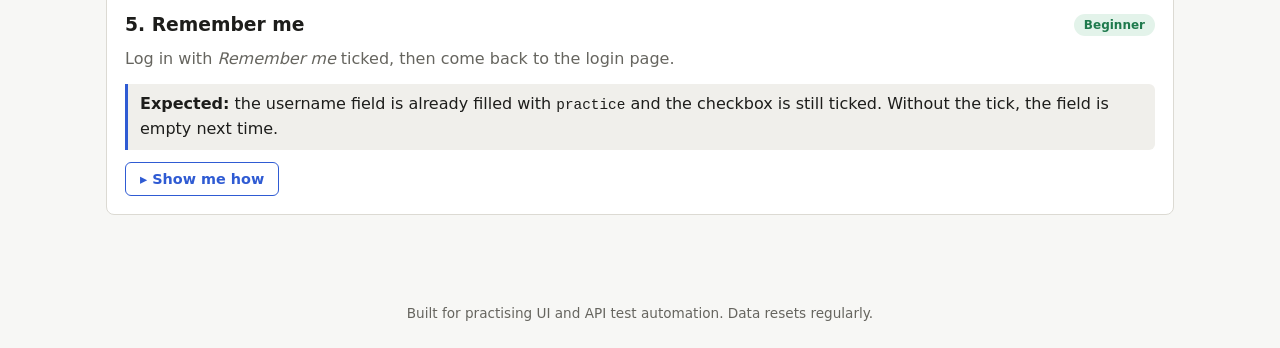
<file: public/login.html>
<!doctype html>
<html lang="en">
<head>
  <meta charset="utf-8">
  <meta name="viewport" content="width=device-width, initial-scale=1">
  <title>Login | Mario's Test Automation Playground</title>
  <link rel="icon" href="assets/favicon.svg" type="image/svg+xml">
  <link rel="stylesheet" href="assets/style.css">
  <script src="assets/theme.js"></script>
</head>
<body>
  <header id="site-header"></header>
  <main>
    <h1 data-testid="page-title">Login</h1>
    <p class="lead">Username <code>practice</code>, password <code>SuperSecret123</code>. Three wrong passwords lock the account for 30 seconds.</p>

    <div class="card" style="max-width: 420px">
      <div id="flash" class="alert hidden" role="alert" data-testid="flash"></div>
      <form id="login-form" novalidate data-testid="login-form">
        <div class="field">
          <label for="username">Username</label>
          <input type="text" id="username" name="username" autocomplete="username" data-testid="username">
        </div>
        <div class="field">
          <label for="password">Password</label>
          <input type="password" id="password" name="password" autocomplete="current-password" data-testid="password">
        </div>
        <div class="field field-inline">
          <input type="checkbox" id="remember" name="remember" data-testid="remember">
          <label for="remember">Remember me</label>
        </div>
        <button type="submit" id="login-button" data-testid="login-button">Log in</button>
      </form>
    </div>

    <h2 class="exercises-intro">Exercises</h2>
    <div class="exercises" data-testid="exercises">
      <article class="card" data-testid="exercise-valid-login">
        <div class="exercise-head"><h3>1. Log in successfully</h3><span class="tag easy">Beginner</span></div>
        <p>Log in with the practice account and confirm you reached the secure area.</p>
        <div class="expected"><p><strong>Expected:</strong> the URL ends in <code>secure.html</code>, the green banner says you logged in, and the welcome text shows the username <code>practice</code>.</p></div>
        <details class="solution"><summary>Show me how</summary><template>
import { test, expect } from '@playwright/test';

test('logs in with valid credentials', async ({ page }) => {
  await page.goto('/login.html');

  // getByTestId() looks up the data-testid attribute, Playwright's default test id.
  await page.getByTestId('username').fill('practice');
  await page.getByTestId('password').fill('SuperSecret123');
  await page.getByTestId('login-button').click();

  // The app "talks to a server" for ~600 ms before redirecting.
  // toHaveURL() keeps retrying until it matches, so no sleep is needed.
  await expect(page).toHaveURL(/secure\.html/);
  await expect(page.getByTestId('flash')).toHaveText('You logged into a secure area!');
  await expect(page.getByTestId('welcome-user')).toHaveText('practice');
});
        </template></details>
      </article>

      <article class="card" data-testid="exercise-invalid-login">
        <div class="exercise-head"><h3>2. Reject bad credentials</h3><span class="tag easy">Beginner</span></div>
        <p>Write one data-driven test that tries several bad inputs and checks each error message.</p>
        <div class="expected">
          <p><strong>Expected:</strong> you stay on the login page and the red banner shows:</p>
          <ul>
            <li>unknown username → <code>Your username is invalid!</code></li>
            <li>wrong password → <code>Your password is invalid! 2 attempt(s) left.</code></li>
            <li>both fields empty → <code>Username and password are required.</code></li>
          </ul>
        </div>
        <details class="solution"><summary>Show me how</summary><template>
import { test, expect } from '@playwright/test';

// Each row becomes its own test, so failures are reported separately
// and the cases run in parallel.
const cases = [
  { name: 'unknown username', user: 'nobody', pass: 'SuperSecret123', error: 'Your username is invalid!' },
  { name: 'wrong password', user: 'practice', pass: 'wrong', error: 'Your password is invalid! 2 attempt(s) left.' },
  { name: 'empty fields', user: '', pass: '', error: 'Username and password are required.' },
];

for (const c of cases) {
  test(`shows an error for ${c.name}`, async ({ page }) => {
    await page.goto('/login.html');
    await page.getByTestId('username').fill(c.user);
    await page.getByTestId('password').fill(c.pass);
    await page.getByTestId('login-button').click();

    await expect(page.getByTestId('flash')).toHaveText(c.error);
    // Negative check: we must not have been let in.
    await expect(page).toHaveURL(/login\.html/);
  });
}
        </template></details>
      </article>

      <article class="card" data-testid="exercise-lockout">
        <div class="exercise-head"><h3>3. Lock the account, then unlock it</h3><span class="tag medium">Intermediate</span></div>
        <p>Three wrong passwords lock the account for 30 seconds. Prove it, without making your test wait 30 real seconds.</p>
        <div class="expected">
          <p><strong>Expected:</strong> the attempts count down (2 left, 1 left), the third failure says <code>Too many failed attempts. Account locked for 30 seconds.</code>, the correct password is refused while locked, and it works again once 30 seconds have passed.</p>
        </div>
        <details class="solution"><summary>Show me how</summary><template>
import { test, expect } from '@playwright/test';

test('locks the account after three wrong passwords', async ({ page }) => {
  // Take control of the page's clock BEFORE loading the page.
  // Time still flows normally until we fast-forward it.
  await page.clock.install();
  await page.goto('/login.html');

  const flash = page.getByTestId('flash');
  await page.getByTestId('username').fill('practice');

  // Wait for each attempt's message before the next attempt,
  // otherwise clicks could land while the button is still busy.
  for (const message of ['2 attempt(s) left.', '1 attempt(s) left.', 'Account locked for 30 seconds.']) {
    await page.getByTestId('password').fill('wrong');
    await page.getByTestId('login-button').click();
    await expect(flash).toContainText(message);
  }

  // Even the right password is refused while locked.
  await page.getByTestId('password').fill('SuperSecret123');
  await page.getByTestId('login-button').click();
  await expect(flash).toContainText('Account locked. Try again in');

  // Jump 31 seconds into the future instead of waiting for real.
  await page.clock.fastForward('00:31');
  await page.getByTestId('login-button').click();
  await expect(page).toHaveURL(/secure\.html/);
});
        </template></details>
      </article>

      <article class="card" data-testid="exercise-protected">
        <div class="exercise-head"><h3>4. Protect the secure area and log out</h3><span class="tag easy">Beginner</span></div>
        <p>Open the secure page directly without logging in, then log in, log out, and check you can't get back in.</p>
        <div class="expected">
          <p><strong>Expected:</strong> visiting <code>secure.html</code> first sends you to login with <code>You must log in to view the secure area.</code> After logging out you see <code>You logged out of the secure area.</code>, and the secure page redirects you again.</p>
        </div>
        <details class="solution"><summary>Show me how</summary><template>
import { test, expect, type Page } from '@playwright/test';

// A small helper keeps the test readable when a flow is reused.
async function logIn(page: Page) {
  await page.getByTestId('username').fill('practice');
  await page.getByTestId('password').fill('SuperSecret123');
  await page.getByTestId('login-button').click();
  await expect(page).toHaveURL(/secure\.html/);
}

test('protects the secure area and logs out', async ({ page }) => {
  await page.goto('/secure.html');
  await expect(page).toHaveURL(/login\.html\?reason=auth/);
  await expect(page.getByTestId('flash')).toHaveText('You must log in to view the secure area.');

  await logIn(page);

  await page.getByTestId('logout').click();
  await expect(page.getByTestId('flash')).toHaveText('You logged out of the secure area.');

  // The session is gone, so the secure page bounces us back to login.
  await page.goto('/secure.html');
  await expect(page).toHaveURL(/reason=auth/);
});
        </template></details>
      </article>

      <article class="card" data-testid="exercise-remember">
        <div class="exercise-head"><h3>5. Remember me</h3><span class="tag easy">Beginner</span></div>
        <p>Log in with <em>Remember me</em> ticked, then come back to the login page.</p>
        <div class="expected"><p><strong>Expected:</strong> the username field is already filled with <code>practice</code> and the checkbox is still ticked. Without the tick, the field is empty next time.</p></div>
        <details class="solution"><summary>Show me how</summary><template>
import { test, expect } from '@playwright/test';

test('remembers the username', async ({ page }) => {
  await page.goto('/login.html');
  await page.getByTestId('username').fill('practice');
  await page.getByTestId('password').fill('SuperSecret123');
  await page.getByTestId('remember').check();
  await page.getByTestId('login-button').click();
  await expect(page).toHaveURL(/secure\.html/);

  // The username is stored in localStorage, which lives as long as
  // this browser context, so a new visit in the same test sees it.
  await page.goto('/login.html');
  await expect(page.getByTestId('username')).toHaveValue('practice');
  await expect(page.getByTestId('remember')).toBeChecked();
});
        </template></details>
      </article>
    </div>
  </main>
  <footer id="site-footer"></footer>
  <script src="assets/app.js"></script>
  <script>
    const USER = 'practice', PASS = 'SuperSecret123', MAX_ATTEMPTS = 3, LOCK_MS = 30000;
    const flash = $('#flash');
    const form = $('#login-form');
    let failures = 0, lockedUntil = 0;

    function show(type, msg) {
      flash.className = 'alert ' + type;
      flash.textContent = msg;
    }

    const reason = new URLSearchParams(location.search).get('reason');
    if (reason === 'logout') show('success', 'You logged out of the secure area.');
    if (reason === 'auth') show('error', 'You must log in to view the secure area.');

    const remembered = localStorage.getItem('rememberedUser');
    if (remembered) { $('#username').value = remembered; $('#remember').checked = true; }

    form.addEventListener('submit', async (e) => {
      e.preventDefault();
      const username = $('#username').value.trim();
      const password = $('#password').value;
      const btn = $('#login-button');

      if (Date.now() < lockedUntil) {
        return show('error', `Account locked. Try again in ${Math.ceil((lockedUntil - Date.now()) / 1000)} seconds.`);
      }
      if (!username || !password) return show('error', 'Username and password are required.');

      btn.disabled = true;
      btn.textContent = 'Logging in…';
      await sleep(600); // simulate a server round trip
      btn.disabled = false;
      btn.textContent = 'Log in';

      if (username !== USER) return show('error', 'Your username is invalid!');
      if (password !== PASS) {
        failures++;
        if (failures >= MAX_ATTEMPTS) {
          failures = 0;
          lockedUntil = Date.now() + LOCK_MS;
          return show('error', 'Too many failed attempts. Account locked for 30 seconds.');
        }
        return show('error', `Your password is invalid! ${MAX_ATTEMPTS - failures} attempt(s) left.`);
      }

      if ($('#remember').checked) localStorage.setItem('rememberedUser', username);
      else localStorage.removeItem('rememberedUser');
      sessionStorage.setItem('auth', JSON.stringify({ user: username, at: Date.now() }));
      location.href = 'secure.html';
    });
  </script>
</body>
</html>
</file>
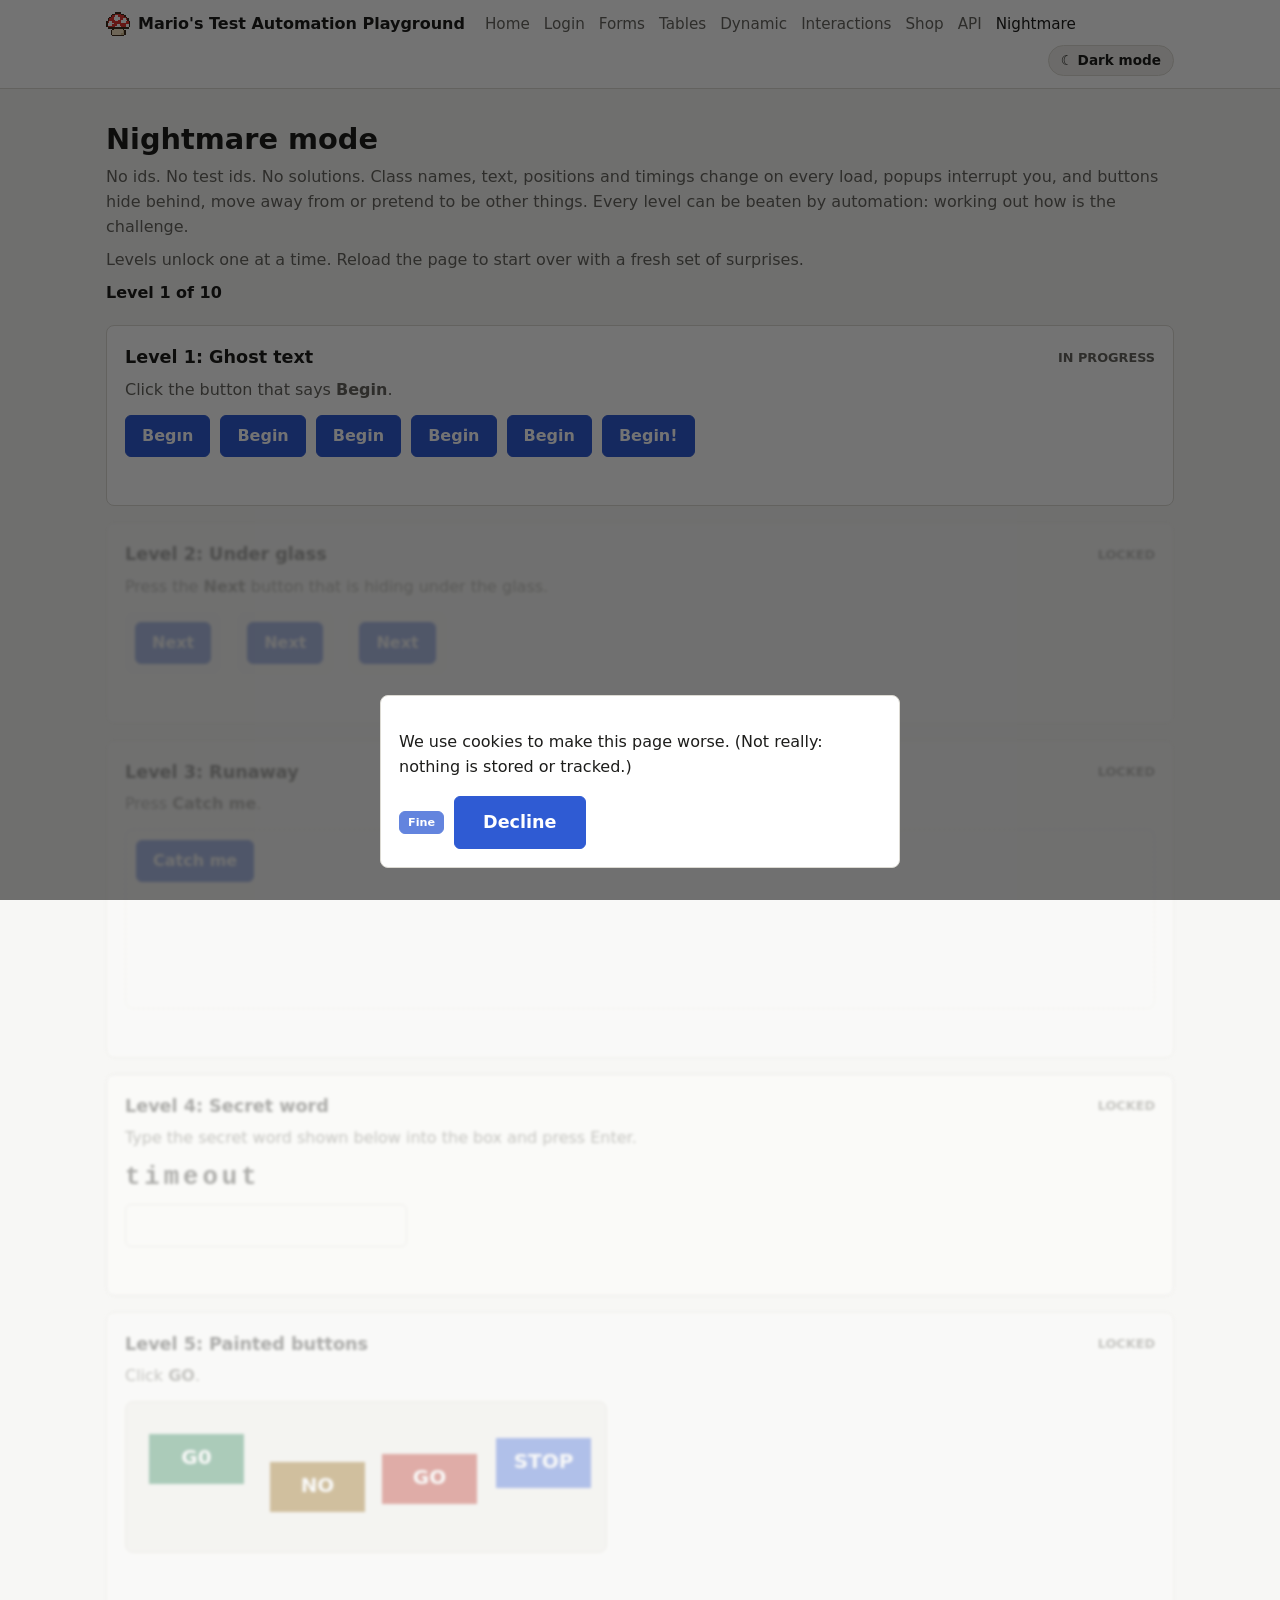
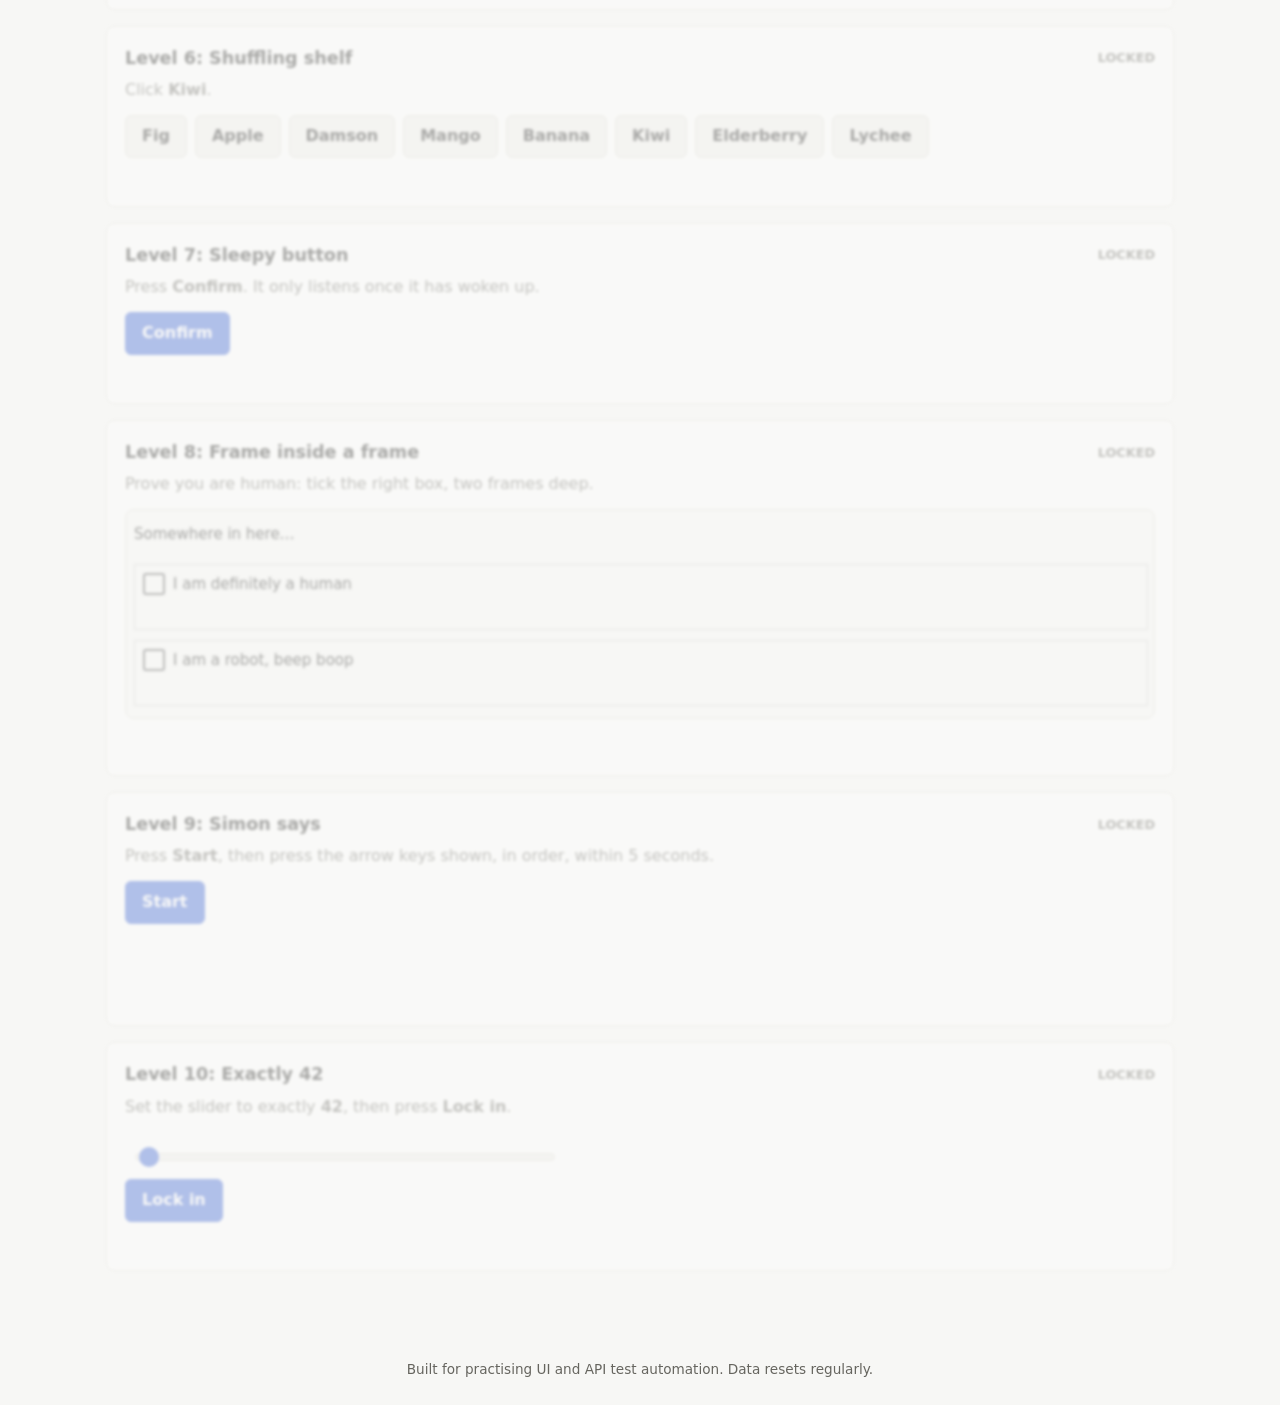
<file: public/nightmare.html>
<!doctype html>
<html lang="en">
<head>
  <meta charset="utf-8">
  <meta name="viewport" content="width=device-width, initial-scale=1">
  <title>Nightmare Mode | Mario's Test Automation Playground</title>
  <link rel="icon" href="assets/favicon.svg" type="image/svg+xml">
  <link rel="stylesheet" href="assets/style.css">
  <script src="assets/theme.js"></script>
</head>
<body data-nightmare>
  <header data-site-header></header>
  <main></main>
  <footer data-site-footer></footer>
  <script src="assets/app.js"></script>
  <script src="assets/nightmare.js"></script>
</body>
</html>
</file>
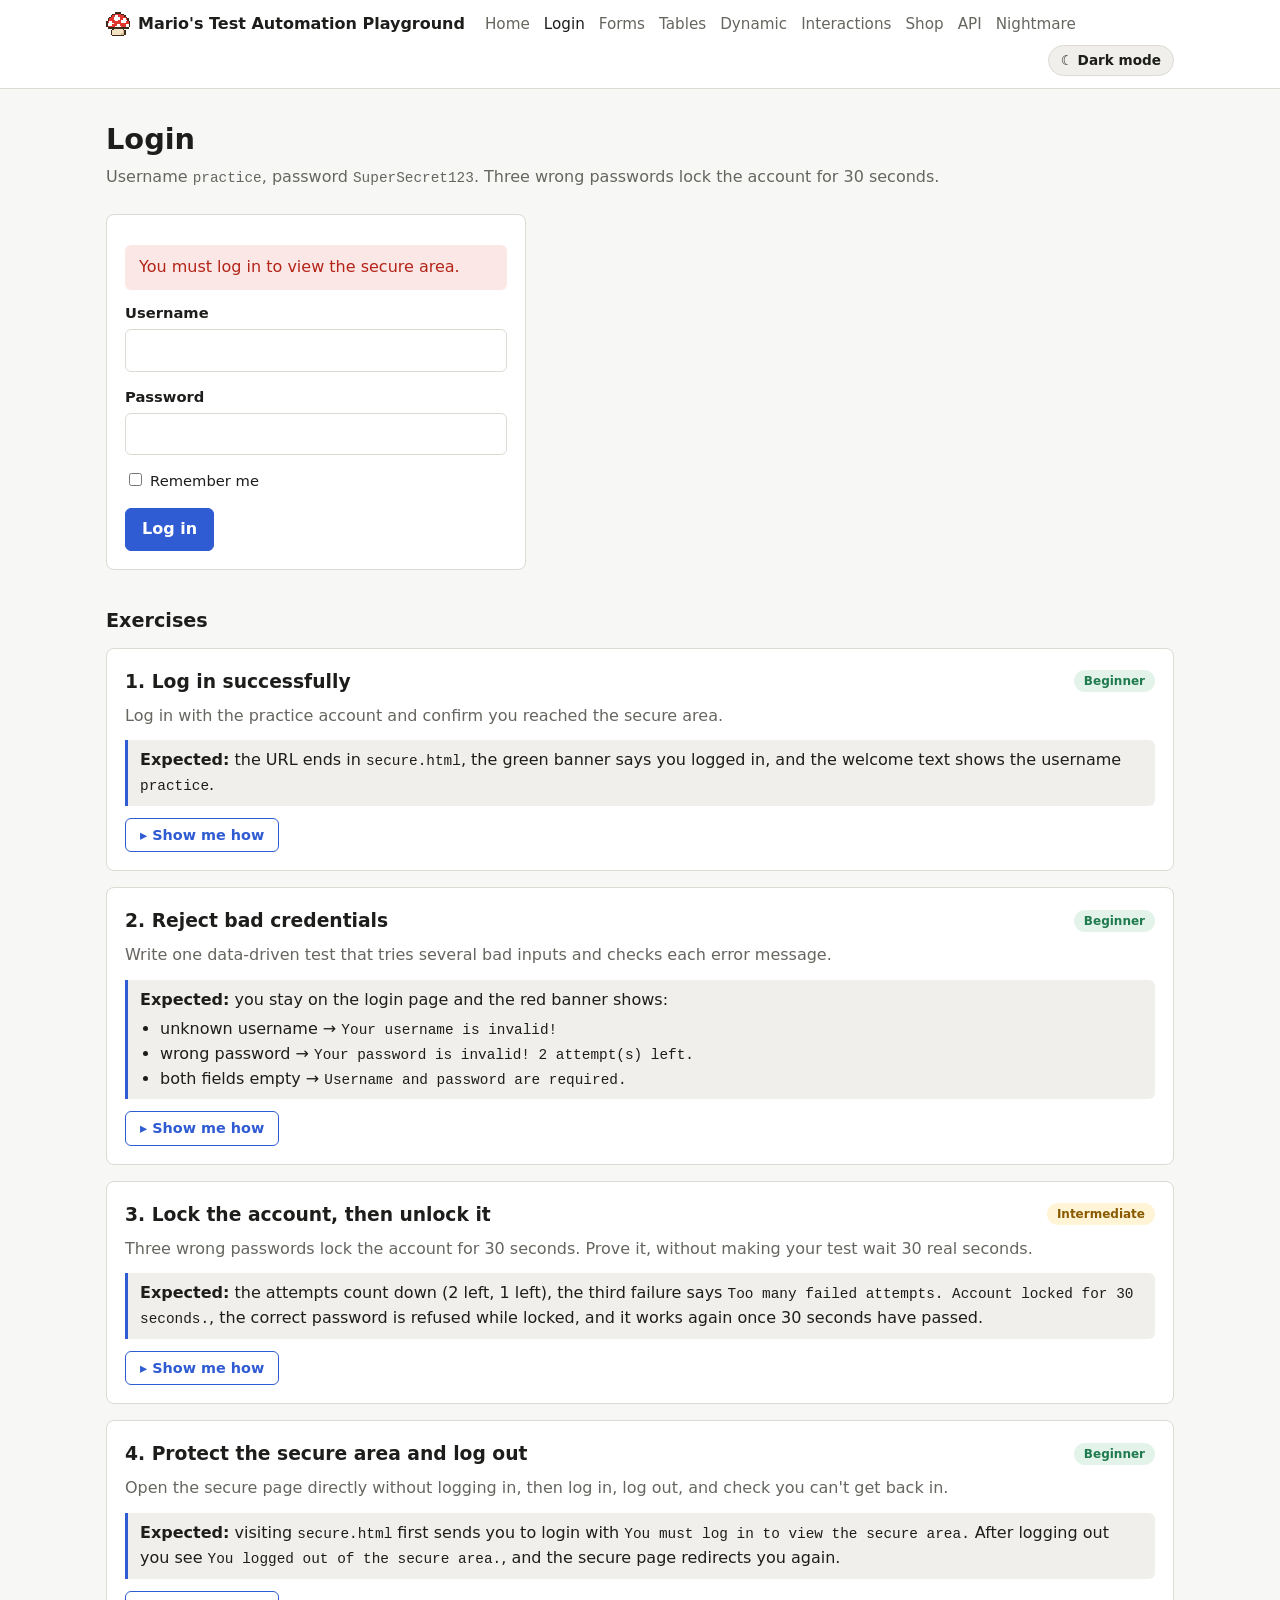
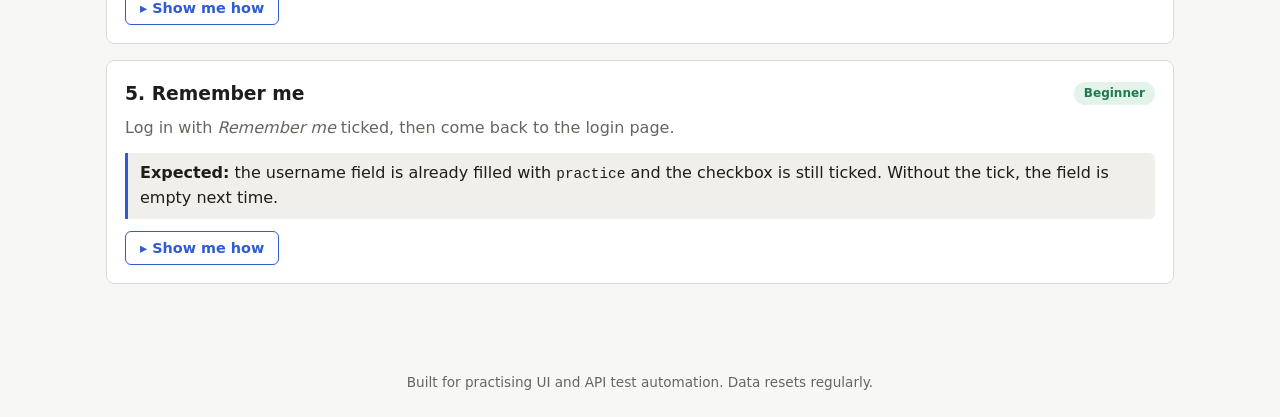
<file: public/secure.html>
<!doctype html>
<html lang="en">
<head>
  <meta charset="utf-8">
  <meta name="viewport" content="width=device-width, initial-scale=1">
  <title>Secure Area | Mario's Test Automation Playground</title>
  <link rel="icon" href="assets/favicon.svg" type="image/svg+xml">
  <link rel="stylesheet" href="assets/style.css">
  <script src="assets/theme.js"></script>
  <script>
    // Runs before render so unauthenticated visitors never see the page.
    if (!sessionStorage.getItem('auth')) location.replace('login.html?reason=auth');
  </script>
</head>
<body>
  <header id="site-header"></header>
  <main>
    <div class="alert success" role="status" data-testid="flash">You logged into a secure area!</div>
    <h1 data-testid="page-title">Secure area</h1>
    <p class="lead">Welcome, <strong id="welcome-user" data-testid="welcome-user"></strong>. You logged in at <span id="login-time" data-testid="login-time"></span>.</p>
    <button id="logout" class="secondary" data-testid="logout">Log out</button>
  </main>
  <footer id="site-footer"></footer>
  <script src="assets/app.js"></script>
  <script>
    const auth = JSON.parse(sessionStorage.getItem('auth') || '{}');
    $('#welcome-user').textContent = auth.user || '';
    $('#login-time').textContent = auth.at ? new Date(auth.at).toLocaleTimeString() : '';
    $('#logout').addEventListener('click', () => {
      sessionStorage.removeItem('auth');
      location.href = 'login.html?reason=logout';
    });
  </script>
</body>
</html>
</file>
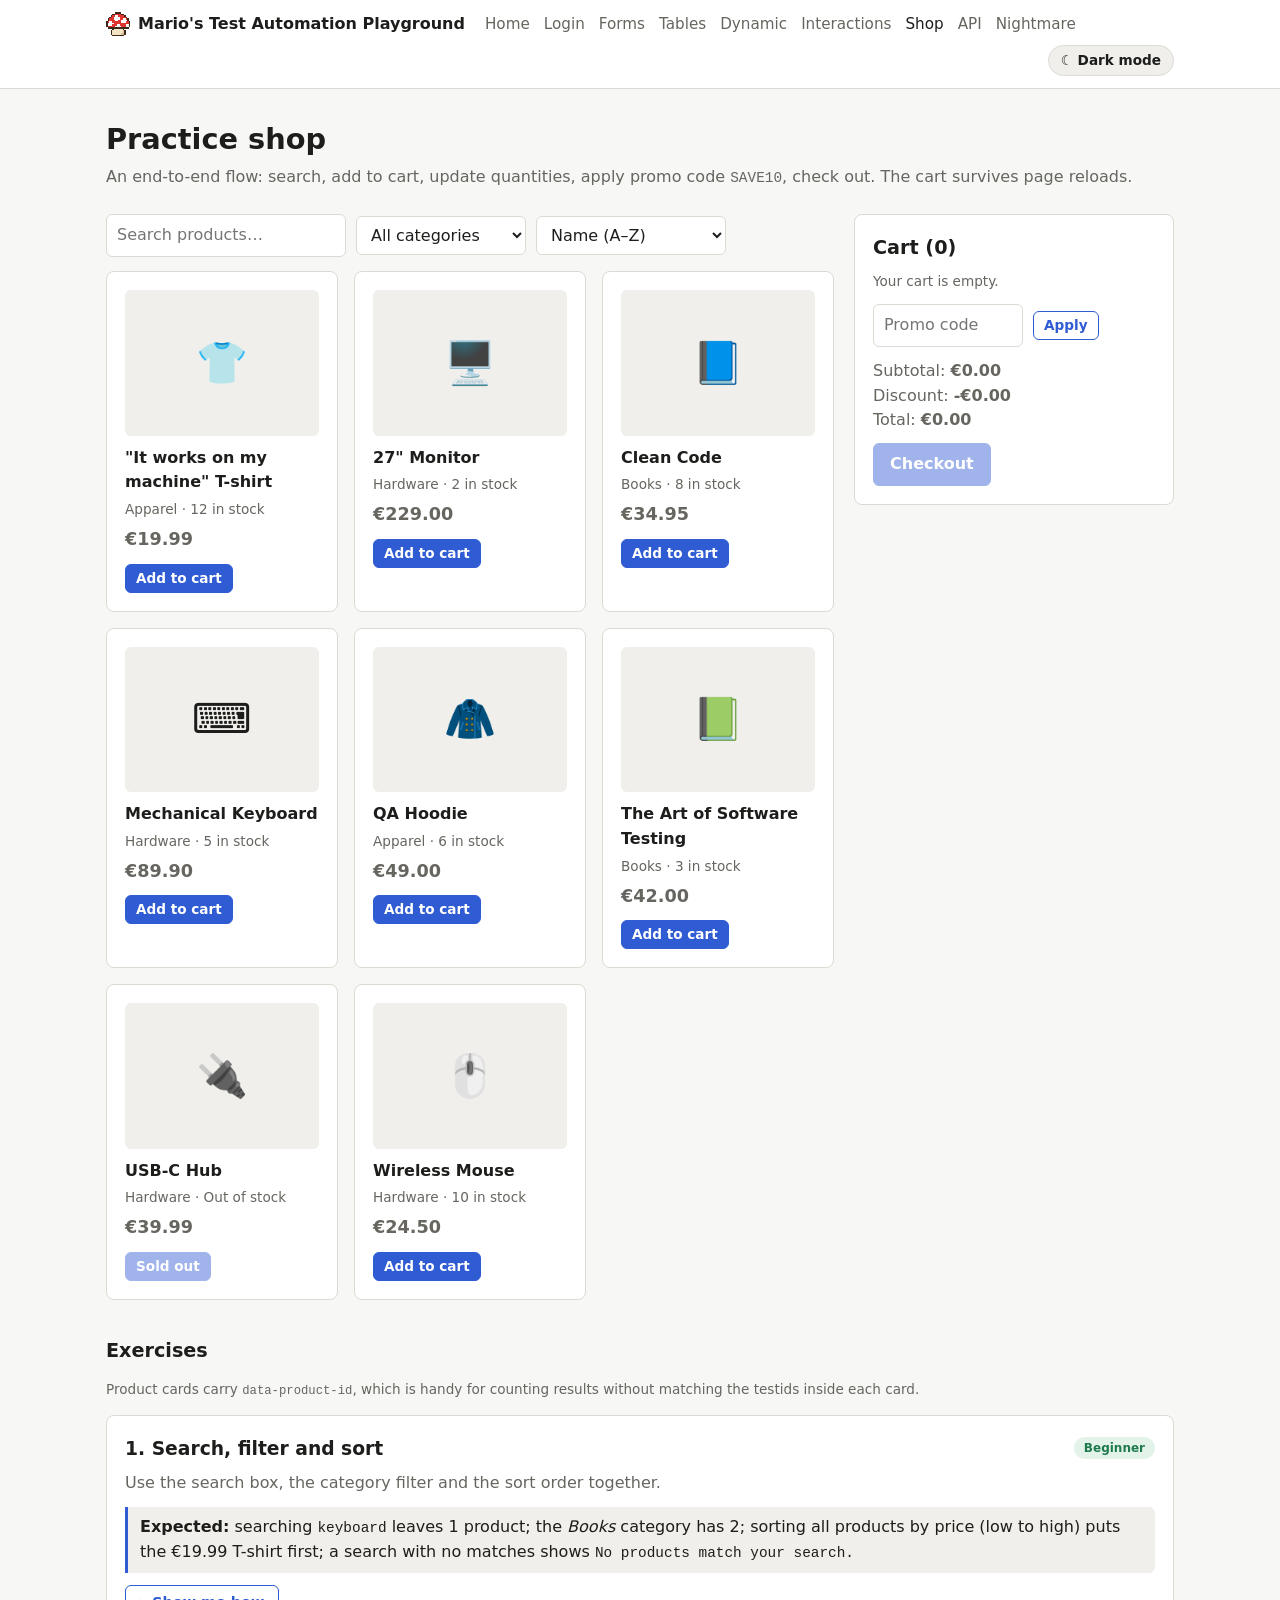
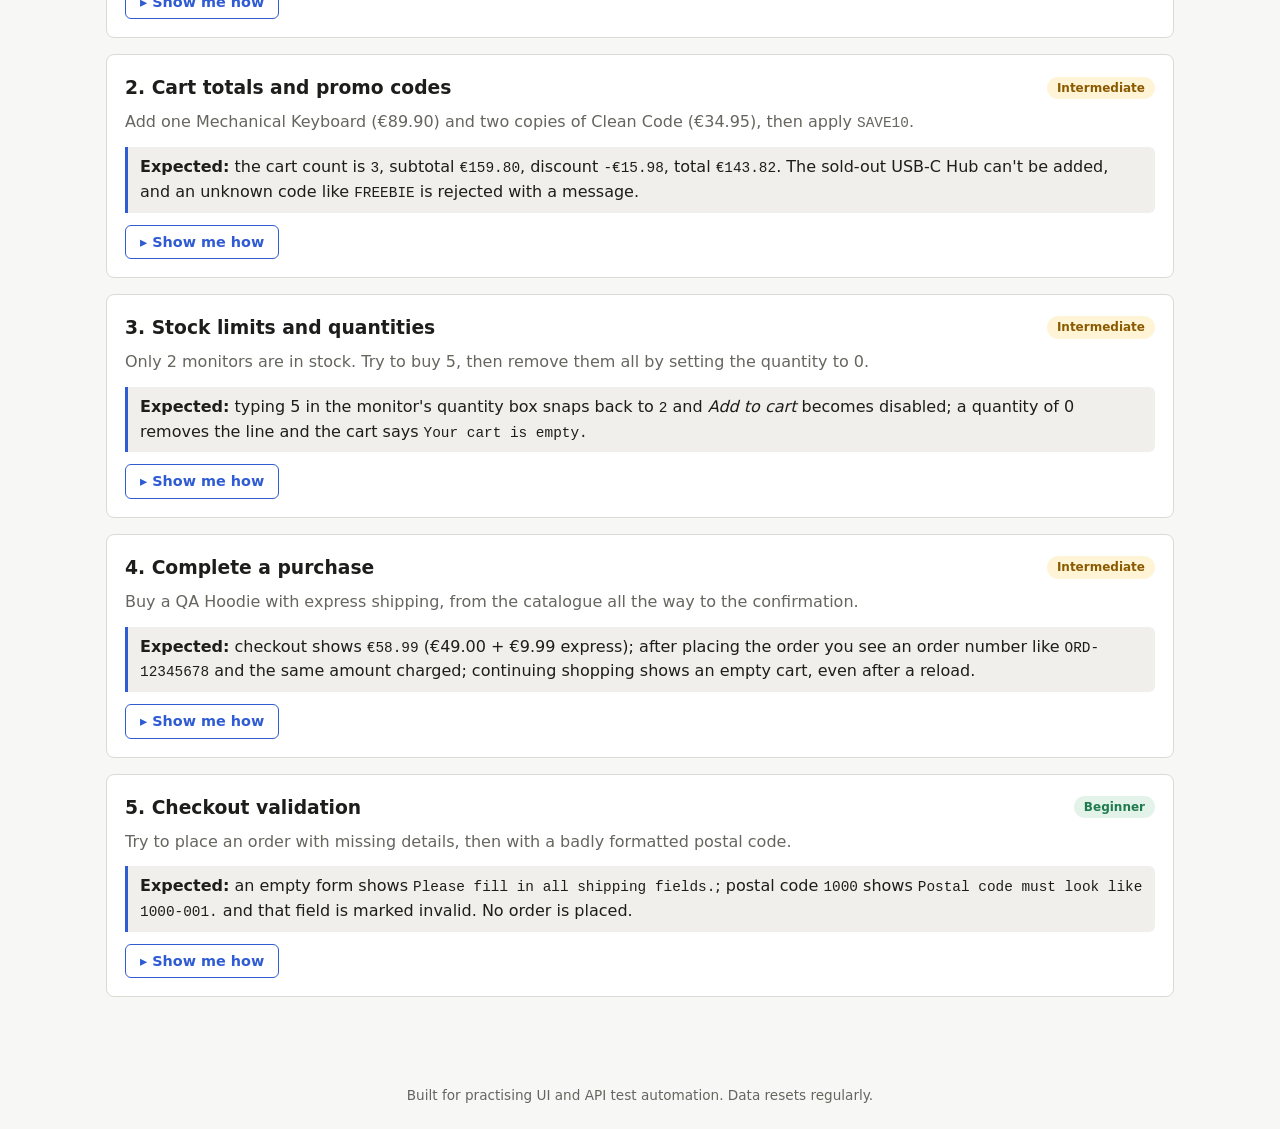
<file: public/shop.html>
<!doctype html>
<html lang="en">
<head>
  <meta charset="utf-8">
  <meta name="viewport" content="width=device-width, initial-scale=1">
  <title>Shop | Mario's Test Automation Playground</title>
  <link rel="icon" href="assets/favicon.svg" type="image/svg+xml">
  <link rel="stylesheet" href="assets/style.css">
  <script src="assets/theme.js"></script>
  <style>
    .shop-layout { display: grid; gap: 20px; grid-template-columns: 1fr; }
    @media (min-width: 860px) { .shop-layout { grid-template-columns: 1fr 320px; align-items: start; } }
    .swatch { aspect-ratio: 4 / 3; border-radius: 6px; display: flex; align-items: center; justify-content: center; font-size: 2.6rem; margin-bottom: 10px; background: var(--surface-2); }
  </style>
</head>
<body>
  <header id="site-header"></header>
  <main>
    <h1 data-testid="page-title">Practice shop</h1>
    <p class="lead">An end-to-end flow: search, add to cart, update quantities, apply promo code <code>SAVE10</code>, check out. The cart survives page reloads.</p>

    <!-- Catalogue + cart -->
    <section id="view-catalog" data-testid="view-catalog">
      <div class="shop-layout">
        <div>
          <div class="row" style="margin-bottom: 14px">
            <input type="search" id="search" placeholder="Search products…" style="max-width: 240px" data-testid="search">
            <select id="category" style="max-width: 170px" data-testid="category">
              <option value="">All categories</option>
              <option>Hardware</option><option>Books</option><option>Apparel</option>
            </select>
            <select id="sort" style="max-width: 190px" data-testid="sort">
              <option value="name">Name (A–Z)</option>
              <option value="price-asc">Price (low to high)</option>
              <option value="price-desc">Price (high to low)</option>
            </select>
          </div>
          <div class="grid" id="products" style="grid-template-columns: repeat(auto-fill, minmax(190px, 1fr))" data-testid="products"></div>
          <p id="no-products" class="hidden" data-testid="no-products">No products match your search.</p>
        </div>

        <aside class="card" data-testid="cart">
          <h2>Cart (<span id="cart-count" data-testid="cart-count">0</span>)</h2>
          <div id="cart-lines" data-testid="cart-lines"></div>
          <p id="cart-empty" class="hint" data-testid="cart-empty">Your cart is empty.</p>
          <div class="row" style="margin: 12px 0">
            <input type="text" id="promo" placeholder="Promo code" style="max-width: 150px" data-testid="promo">
            <button id="apply-promo" class="small secondary" data-testid="apply-promo">Apply</button>
          </div>
          <p id="promo-message" class="hint" data-testid="promo-message"></p>
          <p>Subtotal: <strong id="subtotal" data-testid="subtotal">€0.00</strong><br>
             Discount: <strong id="discount" data-testid="discount">€0.00</strong><br>
             Total: <strong id="total" data-testid="total">€0.00</strong></p>
          <button id="checkout" disabled data-testid="checkout">Checkout</button>
        </aside>
      </div>
    </section>

    <!-- Checkout -->
    <section id="view-checkout" class="hidden" data-testid="view-checkout">
      <form id="checkout-form" class="card" style="max-width: 520px" novalidate data-testid="checkout-form">
        <h2>Shipping details</h2>
        <div class="field"><label for="ship-name">Full name</label><input type="text" id="ship-name" required data-testid="ship-name"></div>
        <div class="field"><label for="ship-address">Address</label><input type="text" id="ship-address" required data-testid="ship-address"></div>
        <div class="row">
          <div class="field" style="flex: 1 1 160px"><label for="ship-city">City</label><input type="text" id="ship-city" required data-testid="ship-city"></div>
          <div class="field" style="flex: 1 1 120px"><label for="ship-zip">Postal code</label><input type="text" id="ship-zip" required placeholder="1000-001" data-testid="ship-zip"></div>
        </div>
        <fieldset class="field">
          <legend><strong>Shipping</strong></legend>
          <div class="field-inline">
            <input type="radio" name="shipping" id="ship-standard" value="0" checked data-testid="ship-standard"><label for="ship-standard">Standard (free)</label>
            <input type="radio" name="shipping" id="ship-express" value="9.99" data-testid="ship-express"><label for="ship-express">Express (€9.99)</label>
          </div>
        </fieldset>
        <div id="checkout-error" class="alert error hidden" role="alert" data-testid="checkout-error"></div>
        <p>Order total: <strong id="checkout-total" data-testid="checkout-total"></strong></p>
        <div class="row">
          <button type="submit" id="place-order" data-testid="place-order">Place order</button>
          <button type="button" id="back-to-cart" class="secondary" data-testid="back-to-cart">Back to cart</button>
        </div>
      </form>
    </section>

    <!-- Confirmation -->
    <section id="view-done" class="hidden" data-testid="view-done">
      <div class="card" style="max-width: 520px">
        <div class="alert success" role="status">Thank you for your order!</div>
        <p>Order number: <strong id="order-number" data-testid="order-number"></strong></p>
        <p>Amount charged: <strong id="order-amount" data-testid="order-amount"></strong></p>
        <button id="continue-shopping" data-testid="continue-shopping">Continue shopping</button>
      </div>
    </section>

    <h2 class="exercises-intro">Exercises</h2>
    <p class="hint">Product cards carry <code>data-product-id</code>, which is handy for counting results without matching the testids inside each card.</p>
    <div class="exercises" data-testid="exercises">
      <article class="card" data-testid="exercise-catalogue">
        <div class="exercise-head"><h3>1. Search, filter and sort</h3><span class="tag easy">Beginner</span></div>
        <p>Use the search box, the category filter and the sort order together.</p>
        <div class="expected"><p><strong>Expected:</strong> searching <code>keyboard</code> leaves 1 product; the <em>Books</em> category has 2; sorting all products by price (low to high) puts the €19.99 T-shirt first; a search with no matches shows <code>No products match your search.</code></p></div>
        <details class="solution"><summary>Show me how</summary><template>
import { test, expect } from '@playwright/test';

test('searches, filters and sorts the catalogue', async ({ page }) => {
  await page.goto('/shop.html');
  // One locator for "every product card". It re-queries the page on each use,
  // so it always reflects the current search results.
  const products = page.locator('[data-product-id]');

  // The list filters as you type; toHaveCount() waits for it to settle.
  await page.getByTestId('search').fill('keyboard');
  await expect(products).toHaveCount(1);
  // Chaining scopes the search to inside the matching card.
  await expect(products.getByTestId('product-name')).toHaveText('Mechanical Keyboard');

  await page.getByTestId('search').clear();
  await page.getByTestId('category').selectOption('Books');
  await expect(products).toHaveCount(2);

  // '' is the value of the "All categories" option.
  await page.getByTestId('category').selectOption('');
  await page.getByTestId('sort').selectOption('price-asc');
  await expect(products.first().getByTestId('product-price')).toHaveText('€19.99');

  // Always test the empty state too.
  await page.getByTestId('search').fill('unicorn');
  await expect(products).toHaveCount(0);
  await expect(page.getByTestId('no-products')).toBeVisible();
});
        </template></details>
      </article>

      <article class="card" data-testid="exercise-cart-math">
        <div class="exercise-head"><h3>2. Cart totals and promo codes</h3><span class="tag medium">Intermediate</span></div>
        <p>Add one Mechanical Keyboard (€89.90) and two copies of Clean Code (€34.95), then apply <code>SAVE10</code>.</p>
        <div class="expected"><p><strong>Expected:</strong> the cart count is <code>3</code>, subtotal <code>€159.80</code>, discount <code>-€15.98</code>, total <code>€143.82</code>. The sold-out USB-C Hub can't be added, and an unknown code like <code>FREEBIE</code> is rejected with a message.</p></div>
        <details class="solution"><summary>Show me how</summary><template>
import { test, expect } from '@playwright/test';

test('calculates totals with a promo code', async ({ page }) => {
  // Each test gets a fresh browser context, so the saved cart starts empty.
  await page.goto('/shop.html');

  await page.getByTestId('add-to-cart-1').click();
  await page.getByTestId('add-to-cart-5').click();
  await page.getByTestId('add-to-cart-5').click();

  await expect(page.getByTestId('add-to-cart-4')).toBeDisabled();
  await expect(page.getByTestId('add-to-cart-4')).toHaveText('Sold out');

  await page.getByTestId('promo').fill('FREEBIE');
  await page.getByTestId('apply-promo').click();
  await expect(page.getByTestId('promo-message')).toHaveText('"FREEBIE" is not a valid code.');

  await page.getByTestId('promo').fill('save10'); // codes are case-insensitive
  await page.getByTestId('apply-promo').click();

  await expect(page.getByTestId('cart-count')).toHaveText('3');
  await expect(page.getByTestId('subtotal')).toHaveText('€159.80');
  await expect(page.getByTestId('discount')).toHaveText('-€15.98');
  await expect(page.getByTestId('total')).toHaveText('€143.82');
});
        </template></details>
      </article>

      <article class="card" data-testid="exercise-stock">
        <div class="exercise-head"><h3>3. Stock limits and quantities</h3><span class="tag medium">Intermediate</span></div>
        <p>Only 2 monitors are in stock. Try to buy 5, then remove them all by setting the quantity to 0.</p>
        <div class="expected"><p><strong>Expected:</strong> typing 5 in the monitor's quantity box snaps back to <code>2</code> and <em>Add to cart</em> becomes disabled; a quantity of 0 removes the line and the cart says <code>Your cart is empty.</code></p></div>
        <details class="solution"><summary>Show me how</summary><template>
import { test, expect } from '@playwright/test';

test('respects stock limits', async ({ page }) => {
  await page.goto('/shop.html');
  await page.getByTestId('add-to-cart-3').click();

  const qty = page.getByTestId('qty-3');
  await qty.fill('5');
  // The cart updates on "change", which fires when the field loses focus.
  await qty.blur();
  await expect(qty).toHaveValue('2');
  await expect(page.getByTestId('add-to-cart-3')).toBeDisabled();

  await qty.fill('0');
  await qty.blur();
  await expect(page.getByTestId('cart-line-3')).toHaveCount(0);
  await expect(page.getByTestId('cart-empty')).toBeVisible();
});
        </template></details>
      </article>

      <article class="card" data-testid="exercise-checkout">
        <div class="exercise-head"><h3>4. Complete a purchase</h3><span class="tag medium">Intermediate</span></div>
        <p>Buy a QA Hoodie with express shipping, from the catalogue all the way to the confirmation.</p>
        <div class="expected"><p><strong>Expected:</strong> checkout shows <code>€58.99</code> (€49.00 + €9.99 express); after placing the order you see an order number like <code>ORD-12345678</code> and the same amount charged; continuing shopping shows an empty cart, even after a reload.</p></div>
        <details class="solution"><summary>Show me how</summary><template>
import { test, expect, type Page } from '@playwright/test';

// Helpers keep long end-to-end tests readable and reusable.
async function fillShipping(page: Page) {
  await page.getByTestId('ship-name').fill('Ana Silva');
  await page.getByTestId('ship-address').fill('Rua das Flores 1');
  await page.getByTestId('ship-city').fill('Lisboa');
  await page.getByTestId('ship-zip').fill('1000-001');
}

test('buys a hoodie with express shipping', async ({ page }) => {
  await page.goto('/shop.html');
  await page.getByTestId('add-to-cart-7').click();
  await page.getByTestId('checkout').click();

  await expect(page.getByTestId('view-checkout')).toBeVisible();
  await fillShipping(page);
  await page.getByTestId('ship-express').check();
  await expect(page.getByTestId('checkout-total')).toHaveText('€58.99');

  await page.getByTestId('place-order').click();
  await expect(page.getByTestId('view-done')).toBeVisible();
  await expect(page.getByTestId('order-number')).toHaveText(/^ORD-\d{8}$/);
  await expect(page.getByTestId('order-amount')).toHaveText('€58.99');

  await page.getByTestId('continue-shopping').click();
  await page.reload();
  await expect(page.getByTestId('cart-count')).toHaveText('0');
});
        </template></details>
      </article>

      <article class="card" data-testid="exercise-checkout-validation">
        <div class="exercise-head"><h3>5. Checkout validation</h3><span class="tag easy">Beginner</span></div>
        <p>Try to place an order with missing details, then with a badly formatted postal code.</p>
        <div class="expected"><p><strong>Expected:</strong> an empty form shows <code>Please fill in all shipping fields.</code>; postal code <code>1000</code> shows <code>Postal code must look like 1000-001.</code> and that field is marked invalid. No order is placed.</p></div>
        <details class="solution"><summary>Show me how</summary><template>
import { test, expect } from '@playwright/test';

test('validates the shipping form', async ({ page }) => {
  // Checkout needs something in the cart, so add a product first.
  await page.goto('/shop.html');
  await page.getByTestId('add-to-cart-2').click();
  await page.getByTestId('checkout').click();

  // Submitting an empty form: the first rule to fail is "all fields required".
  const error = page.getByTestId('checkout-error');
  await page.getByTestId('place-order').click();
  await expect(error).toHaveText('Please fill in all shipping fields.');

  // Fill everything correctly except the postal code to isolate that one rule.
  await page.getByTestId('ship-name').fill('Ana Silva');
  await page.getByTestId('ship-address').fill('Rua das Flores 1');
  await page.getByTestId('ship-city').fill('Lisboa');
  await page.getByTestId('ship-zip').fill('1000');
  await page.getByTestId('place-order').click();

  await expect(error).toHaveText('Postal code must look like 1000-001.');
  await expect(page.getByTestId('ship-zip')).toHaveAttribute('aria-invalid', 'true');
  // Negative check: the confirmation screen must never appear.
  await expect(page.getByTestId('view-done')).toBeHidden();
});
        </template></details>
      </article>
    </div>
  </main>
  <footer id="site-footer"></footer>
  <script src="assets/app.js"></script>
  <script>
    const PRODUCTS = [
      { id: 1, name: 'Mechanical Keyboard', price: 89.9, category: 'Hardware', icon: '⌨️', stock: 5 },
      { id: 2, name: 'Wireless Mouse', price: 24.5, category: 'Hardware', icon: '🖱️', stock: 10 },
      { id: 3, name: '27" Monitor', price: 229, category: 'Hardware', icon: '🖥️', stock: 2 },
      { id: 4, name: 'USB-C Hub', price: 39.99, category: 'Hardware', icon: '🔌', stock: 0 },
      { id: 5, name: 'Clean Code', price: 34.95, category: 'Books', icon: '📘', stock: 8 },
      { id: 6, name: 'The Art of Software Testing', price: 42, category: 'Books', icon: '📗', stock: 3 },
      { id: 7, name: 'QA Hoodie', price: 49, category: 'Apparel', icon: '🧥', stock: 6 },
      { id: 8, name: '"It works on my machine" T-shirt', price: 19.99, category: 'Apparel', icon: '👕', stock: 12 },
    ];
    const PROMOS = { SAVE10: 0.10, HALFPRICE: 0.5 };
    const money = (n) => '€' + n.toFixed(2);

    const load = (k, d) => { try { return JSON.parse(localStorage.getItem(k)) ?? d; } catch { return d; } };
    let cart = load('shop.cart', {});          // { productId: qty }
    let promo = load('shop.promo', null);
    const save = () => { localStorage.setItem('shop.cart', JSON.stringify(cart)); localStorage.setItem('shop.promo', JSON.stringify(promo)); };

    function totals() {
      const subtotal = Object.entries(cart).reduce((s, [id, q]) => s + PRODUCTS.find((p) => p.id == id).price * q, 0);
      const discount = promo ? Math.round(subtotal * PROMOS[promo] * 100) / 100 : 0;
      return { subtotal, discount, total: subtotal - discount };
    }

    function renderProducts() {
      const q = $('#search').value.trim().toLowerCase();
      const cat = $('#category').value;
      const sort = $('#sort').value;
      const list = PRODUCTS.filter((p) => (!cat || p.category === cat) && p.name.toLowerCase().includes(q))
        .sort((a, b) => sort === 'price-asc' ? a.price - b.price : sort === 'price-desc' ? b.price - a.price : a.name.localeCompare(b.name));
      $('#products').innerHTML = list.map((p) => `
        <div class="card product" data-testid="product-${p.id}" data-product-id="${p.id}">
          <div class="swatch" aria-hidden="true">${p.icon}</div>
          <h3 style="margin: 0 0 4px; font-size: 1rem" data-testid="product-name">${escapeHtml(p.name)}</h3>
          <p class="hint" style="margin: 0 0 6px">${p.category} · <span data-testid="product-stock">${p.stock ? p.stock + ' in stock' : 'Out of stock'}</span></p>
          <p class="price" data-testid="product-price">${money(p.price)}</p>
          <button class="small" data-add="${p.id}" ${p.stock && (cart[p.id] || 0) < p.stock ? '' : 'disabled'} data-testid="add-to-cart-${p.id}">${p.stock ? 'Add to cart' : 'Sold out'}</button>
        </div>`).join('');
      $('#no-products').classList.toggle('hidden', list.length > 0);
    }

    function renderCart() {
      const ids = Object.keys(cart);
      $('#cart-lines').innerHTML = ids.map((id) => {
        const p = PRODUCTS.find((x) => x.id == id);
        return `<div class="cart-line" data-testid="cart-line-${id}">
          <span>${escapeHtml(p.name)}</span>
          <span class="row">
            <input type="number" min="1" max="${p.stock}" value="${cart[id]}" data-qty="${id}" aria-label="Quantity for ${escapeHtml(p.name)}" data-testid="qty-${id}">
            <span data-testid="line-total-${id}">${money(p.price * cart[id])}</span>
            <button class="small secondary" data-remove="${id}" data-testid="remove-${id}" aria-label="Remove ${escapeHtml(p.name)}">✕</button>
          </span>
        </div>`;
      }).join('');
      const t = totals();
      $('#cart-empty').classList.toggle('hidden', ids.length > 0);
      $('#cart-count').textContent = Object.values(cart).reduce((a, b) => a + b, 0);
      $('#subtotal').textContent = money(t.subtotal);
      $('#discount').textContent = '-' + money(t.discount);
      $('#total').textContent = money(t.total);
      $('#checkout').disabled = ids.length === 0;
      if (promo) $('#promo-message').textContent = `Code ${promo} applied (${PROMOS[promo] * 100}% off).`;
    }

    function render() { renderProducts(); renderCart(); }

    function showView(name) {
      ['catalog', 'checkout', 'done'].forEach((v) => $('#view-' + v).classList.toggle('hidden', v !== name));
      window.scrollTo(0, 0);
    }

    $('#products').addEventListener('click', (e) => {
      const id = e.target.dataset.add;
      if (!id) return;
      cart[id] = (cart[id] || 0) + 1;
      save(); render();
    });
    $('#cart-lines').addEventListener('change', (e) => {
      const id = e.target.dataset.qty;
      if (!id) return;
      const p = PRODUCTS.find((x) => x.id == id);
      const q = Math.floor(Number(e.target.value));
      if (q <= 0) delete cart[id];
      else cart[id] = Math.min(q, p.stock);
      save(); render();
    });
    $('#cart-lines').addEventListener('click', (e) => {
      const id = e.target.dataset.remove;
      if (!id) return;
      delete cart[id];
      save(); render();
    });
    ['#search', '#category', '#sort'].forEach((s) => $(s).addEventListener('input', renderProducts));

    $('#apply-promo').addEventListener('click', () => {
      const code = $('#promo').value.trim().toUpperCase();
      if (PROMOS[code]) { promo = code; save(); renderCart(); }
      else { promo = null; save(); renderCart(); $('#promo-message').textContent = code ? `"${code}" is not a valid code.` : 'Enter a code.'; }
    });

    function checkoutTotal() {
      return totals().total + Number($('input[name="shipping"]:checked').value);
    }
    $('#checkout').addEventListener('click', () => { $('#checkout-total').textContent = money(checkoutTotal()); showView('checkout'); });
    $$('input[name="shipping"]').forEach((r) => r.addEventListener('change', () => { $('#checkout-total').textContent = money(checkoutTotal()); }));
    $('#back-to-cart').addEventListener('click', () => showView('catalog'));

    $('#checkout-form').addEventListener('submit', async (e) => {
      e.preventDefault();
      const err = $('#checkout-error');
      const missing = ['ship-name', 'ship-address', 'ship-city', 'ship-zip'].filter((id) => !document.getElementById(id).value.trim());
      missing.forEach((id) => document.getElementById(id).setAttribute('aria-invalid', 'true'));
      ['ship-name', 'ship-address', 'ship-city', 'ship-zip'].filter((id) => !missing.includes(id)).forEach((id) => document.getElementById(id).removeAttribute('aria-invalid'));
      if (missing.length) { err.textContent = 'Please fill in all shipping fields.'; err.classList.remove('hidden'); return; }
      if (!/^\d{4}-\d{3}$/.test($('#ship-zip').value.trim())) {
        $('#ship-zip').setAttribute('aria-invalid', 'true');
        err.textContent = 'Postal code must look like 1000-001.'; err.classList.remove('hidden'); return;
      }
      err.classList.add('hidden');
      const btn = $('#place-order');
      btn.disabled = true; btn.textContent = 'Placing order…';
      await sleep(1200);
      $('#order-number').textContent = 'ORD-' + Date.now().toString().slice(-8);
      $('#order-amount').textContent = money(checkoutTotal());
      cart = {}; promo = null; save();
      btn.disabled = false; btn.textContent = 'Place order';
      e.target.reset();
      showView('done');
    });
    $('#continue-shopping').addEventListener('click', () => { $('#promo').value = ''; $('#promo-message').textContent = ''; render(); showView('catalog'); });

    render();
  </script>
</body>
</html>
</file>
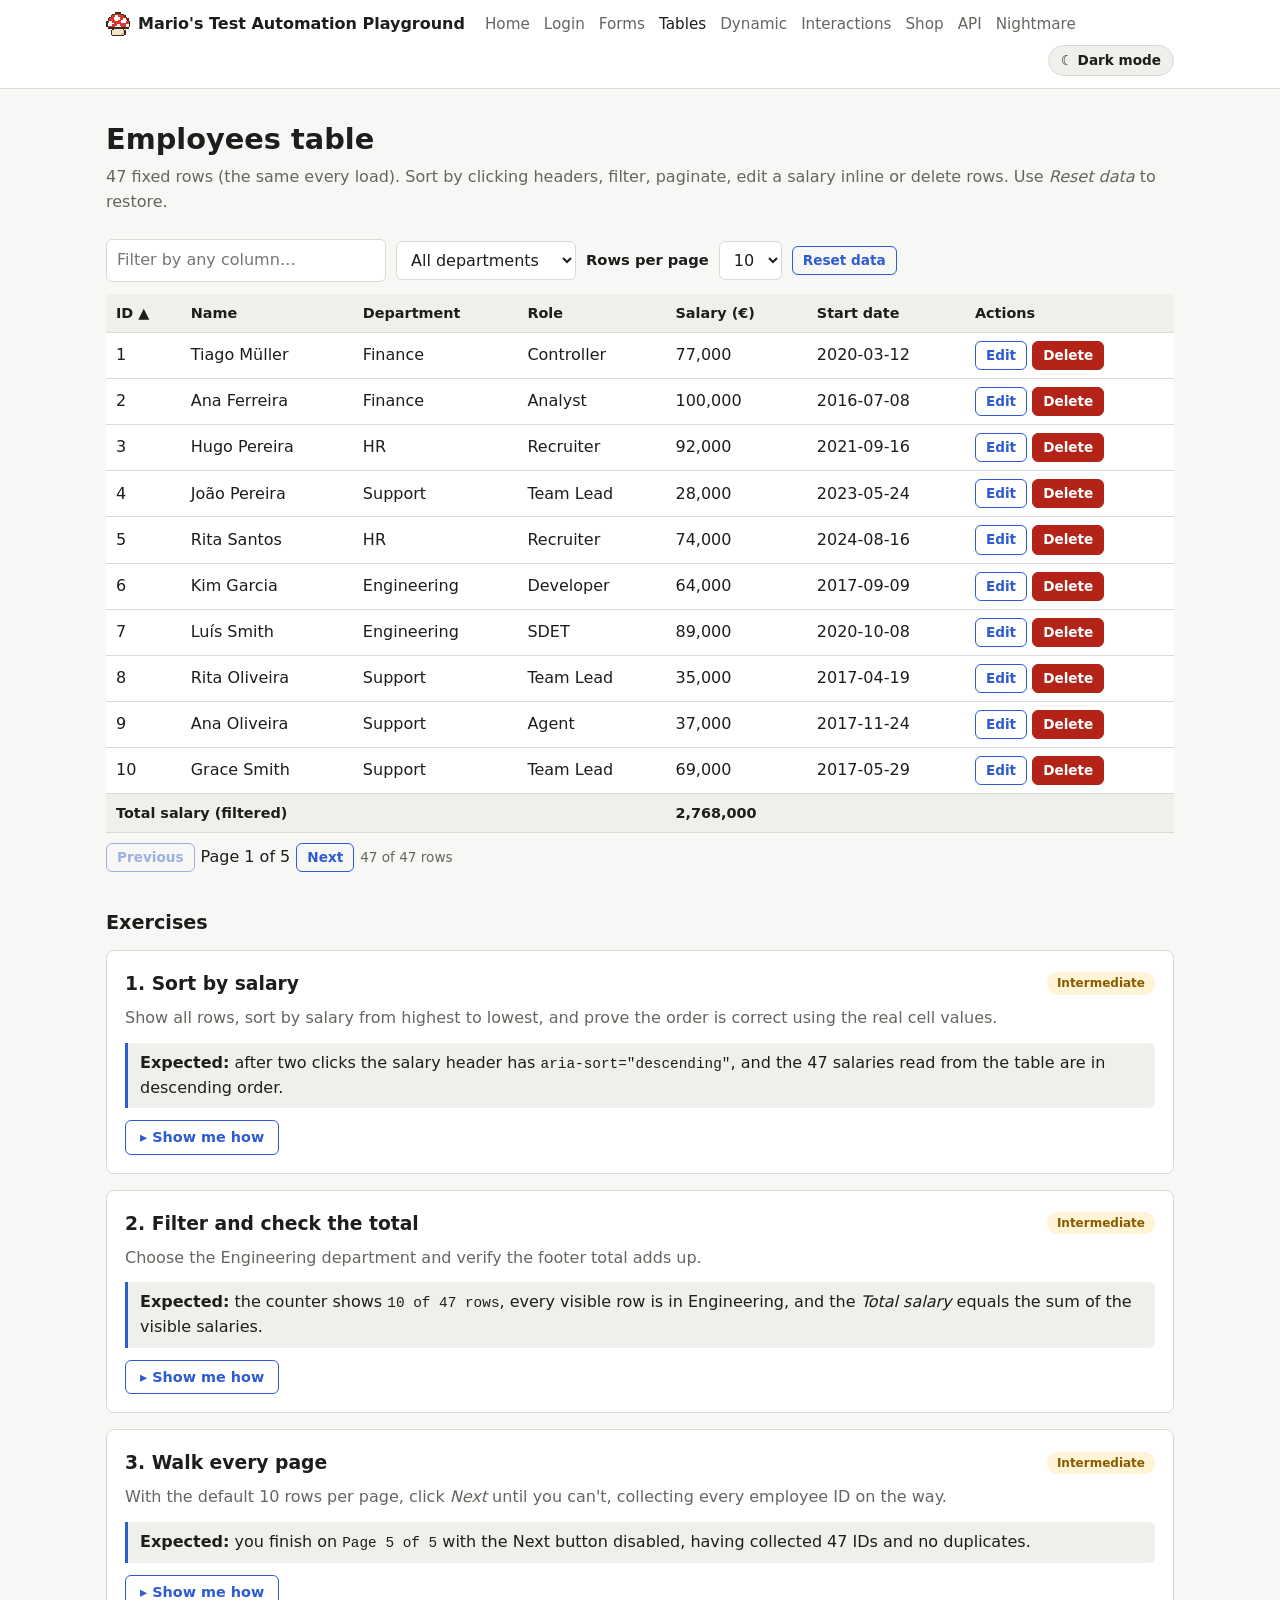
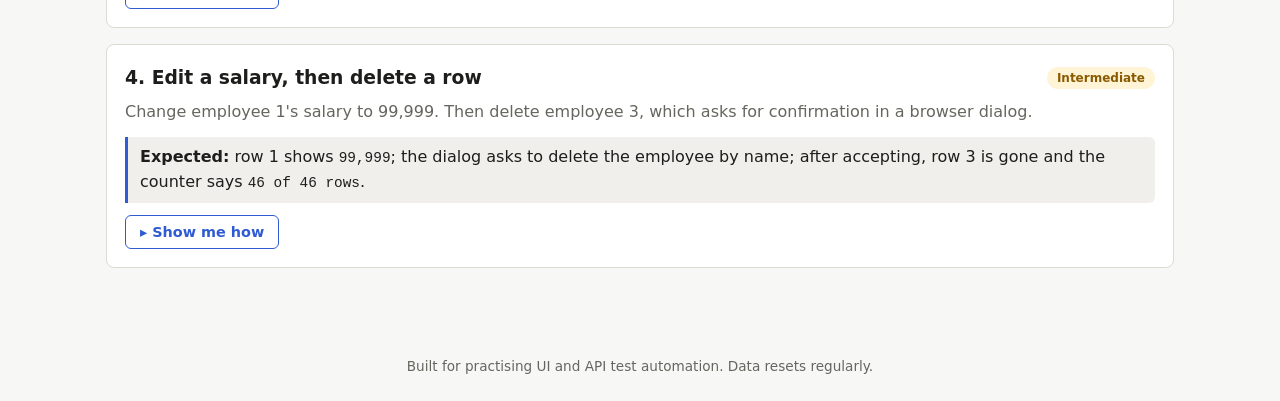
<file: public/tables.html>
<!doctype html>
<html lang="en">
<head>
  <meta charset="utf-8">
  <meta name="viewport" content="width=device-width, initial-scale=1">
  <title>Tables | Mario's Test Automation Playground</title>
  <link rel="icon" href="assets/favicon.svg" type="image/svg+xml">
  <link rel="stylesheet" href="assets/style.css">
  <script src="assets/theme.js"></script>
</head>
<body>
  <header id="site-header"></header>
  <main>
    <h1 data-testid="page-title">Employees table</h1>
    <p class="lead">47 fixed rows (the same every load). Sort by clicking headers, filter, paginate, edit a salary inline or delete rows. Use <em>Reset data</em> to restore.</p>

    <div class="row" style="margin-bottom: 12px">
      <input type="search" id="filter" placeholder="Filter by any column…" style="max-width: 280px" data-testid="filter">
      <select id="dept-filter" style="max-width: 180px" data-testid="dept-filter">
        <option value="">All departments</option>
      </select>
      <label for="page-size" style="margin: 0">Rows per page</label>
      <select id="page-size" style="width: auto" data-testid="page-size">
        <option>5</option><option selected>10</option><option>25</option><option>50</option>
      </select>
      <button id="reset-data" class="secondary small" data-testid="reset-data">Reset data</button>
    </div>

    <div class="table-wrap">
      <table id="employees" data-testid="employees-table">
        <thead>
          <tr>
            <th data-key="id" aria-sort="none"><button class="sort" data-testid="sort-id">ID</button></th>
            <th data-key="name" aria-sort="none"><button class="sort" data-testid="sort-name">Name</button></th>
            <th data-key="department" aria-sort="none"><button class="sort" data-testid="sort-department">Department</button></th>
            <th data-key="role" aria-sort="none"><button class="sort" data-testid="sort-role">Role</button></th>
            <th data-key="salary" aria-sort="none"><button class="sort" data-testid="sort-salary">Salary (€)</button></th>
            <th data-key="startDate" aria-sort="none"><button class="sort" data-testid="sort-start-date">Start date</button></th>
            <th>Actions</th>
          </tr>
        </thead>
        <tbody id="employees-body"></tbody>
        <tfoot>
          <tr><th colspan="4">Total salary (filtered)</th><th id="salary-total" data-testid="salary-total"></th><th colspan="2"></th></tr>
        </tfoot>
      </table>
    </div>
    <div class="pager">
      <button id="prev" class="secondary small" data-testid="prev-page">Previous</button>
      <span id="page-info" data-testid="page-info"></span>
      <button id="next" class="secondary small" data-testid="next-page">Next</button>
      <span class="hint" id="row-count" data-testid="row-count"></span>
    </div>

    <h2 class="exercises-intro">Exercises</h2>
    <div class="exercises" data-testid="exercises">
      <article class="card" data-testid="exercise-sort">
        <div class="exercise-head"><h3>1. Sort by salary</h3><span class="tag medium">Intermediate</span></div>
        <p>Show all rows, sort by salary from highest to lowest, and prove the order is correct using the real cell values.</p>
        <div class="expected"><p><strong>Expected:</strong> after two clicks the salary header has <code>aria-sort="descending"</code>, and the 47 salaries read from the table are in descending order.</p></div>
        <details class="solution"><summary>Show me how</summary><template>
import { test, expect } from '@playwright/test';

test('sorts salaries from highest to lowest', async ({ page }) => {
  await page.goto('/tables.html');
  // Show every row on one page so we can read them all at once.
  await page.getByTestId('page-size').selectOption('50');

  await page.getByTestId('sort-salary').click(); // ascending
  await page.getByTestId('sort-salary').click(); // descending
  await expect(page.locator('th[data-key="salary"]')).toHaveAttribute('aria-sort', 'descending');

  // allTextContents() returns every matching cell's text in DOM order.
  const salaries = (await page.locator('td[data-col="salary"]').allTextContents())
    .map((text) => Number(text.replace(/,/g, '')));

  expect(salaries).toHaveLength(47);
  // Compare with a copy we sort ourselves: never trust the app to check the app.
  expect(salaries).toEqual([...salaries].sort((a, b) => b - a));
});
        </template></details>
      </article>

      <article class="card" data-testid="exercise-filter">
        <div class="exercise-head"><h3>2. Filter and check the total</h3><span class="tag medium">Intermediate</span></div>
        <p>Choose the Engineering department and verify the footer total adds up.</p>
        <div class="expected"><p><strong>Expected:</strong> the counter shows <code>10 of 47 rows</code>, every visible row is in Engineering, and the <em>Total salary</em> equals the sum of the visible salaries.</p></div>
        <details class="solution"><summary>Show me how</summary><template>
import { test, expect } from '@playwright/test';

// Salaries are displayed as "54,000": strip the separators before doing maths.
const toNumber = (text: string) => Number(text.replace(/,/g, ''));

test('filters by department and totals the salaries', async ({ page }) => {
  await page.goto('/tables.html');
  // Show all rows on one page, so the visible cells are the whole filtered set.
  await page.getByTestId('page-size').selectOption('50');
  await page.getByTestId('dept-filter').selectOption('Engineering');

  // toHaveText() waits for the table to re-render after the filter change.
  await expect(page.getByTestId('row-count')).toHaveText('10 of 47 rows');

  // A Set of all departments must contain exactly one value.
  const departments = await page.locator('td[data-col="department"]').allTextContents();
  expect(new Set(departments)).toEqual(new Set(['Engineering']));

  // Recalculate the total ourselves and compare it with the footer.
  const salaries = (await page.locator('td[data-col="salary"]').allTextContents()).map(toNumber);
  const total = salaries.reduce((sum, s) => sum + s, 0);
  expect(toNumber(await page.getByTestId('salary-total').innerText())).toBe(total);
});
        </template></details>
      </article>

      <article class="card" data-testid="exercise-paging">
        <div class="exercise-head"><h3>3. Walk every page</h3><span class="tag medium">Intermediate</span></div>
        <p>With the default 10 rows per page, click <em>Next</em> until you can't, collecting every employee ID on the way.</p>
        <div class="expected"><p><strong>Expected:</strong> you finish on <code>Page 5 of 5</code> with the Next button disabled, having collected 47 IDs and no duplicates.</p></div>
        <details class="solution"><summary>Show me how</summary><template>
import { test, expect } from '@playwright/test';

test('collects every id across all pages', async ({ page }) => {
  await page.goto('/tables.html');
  const next = page.getByTestId('next-page');
  const ids: string[] = [];

  while (true) {
    ids.push(...await page.locator('td[data-col="id"]').allTextContents());
    // isDisabled() reads the state right now (no waiting),
    // which is what we want for a loop condition.
    if (await next.isDisabled()) break;
    await next.click();
  }

  await expect(page.getByTestId('page-info')).toHaveText('Page 5 of 5');
  expect(ids).toHaveLength(47);
  expect(new Set(ids).size).toBe(47);
});
        </template></details>
      </article>

      <article class="card" data-testid="exercise-edit-delete">
        <div class="exercise-head"><h3>4. Edit a salary, then delete a row</h3><span class="tag medium">Intermediate</span></div>
        <p>Change employee 1's salary to 99,999. Then delete employee 3, which asks for confirmation in a browser dialog.</p>
        <div class="expected"><p><strong>Expected:</strong> row 1 shows <code>99,999</code>; the dialog asks to delete the employee by name; after accepting, row 3 is gone and the counter says <code>46 of 46 rows</code>.</p></div>
        <details class="solution"><summary>Show me how</summary><template>
import { test, expect } from '@playwright/test';

test('edits a salary and deletes a row', async ({ page }) => {
  await page.goto('/tables.html');

  await page.getByTestId('edit-1').click();
  // The input only exists in edit mode; Playwright waits for it to appear.
  await page.getByTestId('salary-input-1').fill('99999');
  await page.getByTestId('save-1').click();
  await expect(page.getByTestId('row-1').locator('td[data-col="salary"]')).toHaveText('99,999');

  // Dialogs must be handled BEFORE the click that opens them.
  // Without a handler, Playwright dismisses dialogs (= Cancel).
  page.once('dialog', async (dialog) => {
    expect(dialog.type()).toBe('confirm');
    expect(dialog.message()).toMatch(/^Delete .+\?$/);
    await dialog.accept();
  });
  await page.getByTestId('delete-3').click();

  await expect(page.getByTestId('row-3')).toHaveCount(0);
  await expect(page.getByTestId('row-count')).toHaveText('46 of 46 rows');
});
        </template></details>
      </article>
    </div>
  </main>
  <footer id="site-footer"></footer>
  <script src="assets/app.js"></script>
  <script>
    // Deterministic pseudo-random data so assertions stay stable across loads.
    function seedData() {
      let s = 42;
      const rand = () => ((s = (s * 1103515245 + 12345) % 2147483648) / 2147483648);
      const first = ['Ana', 'Bruno', 'Carla', 'Diogo', 'Elena', 'Filipe', 'Grace', 'Hugo', 'Inês', 'João', 'Kim', 'Luís', 'Marta', 'Nuno', 'Olga', 'Pedro', 'Rita', 'Sofia', 'Tiago', 'Vera'];
      const last = ['Silva', 'Santos', 'Ferreira', 'Pereira', 'Costa', 'Oliveira', 'Martins', 'Smith', 'Müller', 'Garcia', 'Rossi', 'Novak'];
      const depts = { Engineering: ['QA Engineer', 'Developer', 'SDET', 'Tech Lead'], Sales: ['Account Manager', 'Sales Rep'], Finance: ['Analyst', 'Controller'], HR: ['Recruiter', 'HR Partner'], Support: ['Agent', 'Team Lead'] };
      const names = Object.keys(depts);
      return Array.from({ length: 47 }, (_, i) => {
        const department = names[Math.floor(rand() * names.length)];
        const roles = depts[department];
        const d = new Date(2015, 0, 1 + Math.floor(rand() * 3650));
        return {
          id: i + 1,
          name: `${first[Math.floor(rand() * first.length)]} ${last[Math.floor(rand() * last.length)]}`,
          department,
          role: roles[Math.floor(rand() * roles.length)],
          salary: 25000 + Math.round(rand() * 75) * 1000,
          startDate: d.toISOString().slice(0, 10),
        };
      });
    }

    let rows = seedData();
    const state = { sortKey: 'id', sortDir: 'ascending', page: 1, size: 10, text: '', dept: '' };
    const fmt = new Intl.NumberFormat('en-GB');

    [...new Set(rows.map((r) => r.department))].sort().forEach((d) => {
      $('#dept-filter').insertAdjacentHTML('beforeend', `<option value="${d}">${d}</option>`);
    });

    function visibleRows() {
      const t = state.text.toLowerCase();
      const out = rows.filter((r) =>
        (!state.dept || r.department === state.dept) &&
        (!t || Object.values(r).some((v) => String(v).toLowerCase().includes(t))));
      const dir = state.sortDir === 'ascending' ? 1 : -1;
      return out.sort((a, b) => {
        const x = a[state.sortKey], y = b[state.sortKey];
        return (typeof x === 'number' ? x - y : String(x).localeCompare(String(y))) * dir;
      });
    }

    function render() {
      const all = visibleRows();
      const pages = Math.max(1, Math.ceil(all.length / state.size));
      state.page = Math.min(state.page, pages);
      const slice = all.slice((state.page - 1) * state.size, state.page * state.size);

      $('#employees-body').innerHTML = slice.length ? slice.map((r) => `
        <tr data-testid="row-${r.id}" data-id="${r.id}">
          <td data-col="id">${r.id}</td>
          <td data-col="name">${escapeHtml(r.name)}</td>
          <td data-col="department">${r.department}</td>
          <td data-col="role">${r.role}</td>
          <td data-col="salary">${fmt.format(r.salary)}</td>
          <td data-col="startDate">${r.startDate}</td>
          <td>
            <button class="small secondary" data-action="edit" data-testid="edit-${r.id}">Edit</button>
            <button class="small danger" data-action="delete" data-testid="delete-${r.id}">Delete</button>
          </td>
        </tr>`).join('') : '<tr><td colspan="7" data-testid="no-results">No matching employees.</td></tr>';

      $('#salary-total').textContent = fmt.format(all.reduce((sum, r) => sum + r.salary, 0));
      $('#page-info').textContent = `Page ${state.page} of ${pages}`;
      $('#row-count').textContent = `${all.length} of ${rows.length} rows`;
      $('#prev').disabled = state.page <= 1;
      $('#next').disabled = state.page >= pages;
      $$('#employees th[data-key]').forEach((th) =>
        th.setAttribute('aria-sort', th.dataset.key === state.sortKey ? state.sortDir : 'none'));
    }

    $('#employees thead').addEventListener('click', (e) => {
      const th = e.target.closest('th[data-key]');
      if (!th) return;
      const key = th.dataset.key;
      state.sortDir = state.sortKey === key && state.sortDir === 'ascending' ? 'descending' : 'ascending';
      state.sortKey = key;
      render();
    });

    $('#employees-body').addEventListener('click', (e) => {
      const btn = e.target.closest('button[data-action]');
      if (!btn) return;
      const tr = btn.closest('tr');
      const id = Number(tr.dataset.id);
      const row = rows.find((r) => r.id === id);

      if (btn.dataset.action === 'delete') {
        if (confirm(`Delete ${row.name}?`)) { rows = rows.filter((r) => r.id !== id); render(); }
      } else if (btn.dataset.action === 'edit') {
        const cell = tr.querySelector('[data-col="salary"]');
        cell.innerHTML = `<input type="number" value="${row.salary}" style="width: 110px" data-testid="salary-input-${id}">`;
        btn.textContent = 'Save';
        btn.dataset.action = 'save';
        btn.dataset.testid = `save-${id}`;
        cell.querySelector('input').focus();
      } else if (btn.dataset.action === 'save') {
        const value = Number(tr.querySelector('[data-col="salary"] input').value);
        if (!(value > 0)) return alert('Salary must be a positive number.');
        row.salary = value;
        render();
      }
    });

    $('#filter').addEventListener('input', (e) => { state.text = e.target.value; state.page = 1; render(); });
    $('#dept-filter').addEventListener('change', (e) => { state.dept = e.target.value; state.page = 1; render(); });
    $('#page-size').addEventListener('change', (e) => { state.size = Number(e.target.value); state.page = 1; render(); });
    $('#prev').addEventListener('click', () => { state.page--; render(); });
    $('#next').addEventListener('click', () => { state.page++; render(); });
    $('#reset-data').addEventListener('click', () => { rows = seedData(); render(); });

    render();
  </script>
</body>
</html>
</file>
<file: public/assets/style.css>
:root {
  --bg: #f7f7f5;
  --surface: #ffffff;
  --surface-2: #f0efeb;
  --text: #1d1d1b;
  --muted: #66655f;
  --border: #dcdad3;
  --accent: #2f5bd3;
  --accent-text: #ffffff;
  --ok: #1f7a4d;
  --ok-bg: #e3f3ea;
  --err: #b42318;
  --err-bg: #fbe7e5;
  --warn-bg: #fff4d6;
  --warn: #8a5a00;
  --code-bg: #f3f2ee;
  --tok-comment: #4f7a3a;
  --tok-string: #a3412a;
  --tok-keyword: #2f5bd3;
  --radius: 8px;
  --mono: ui-monospace, "Cascadia Code", Consolas, monospace;
  color-scheme: light;
}
/* Dark palette: used when the visitor picks dark, or picks nothing and their system is dark. */
@media (prefers-color-scheme: dark) {
  :root:not([data-theme="light"]) {
    --bg: #151514;
    --surface: #1f1f1d;
    --surface-2: #2a2a27;
    --text: #ecebe6;
    --muted: #a3a29b;
    --border: #3a3a36;
    --accent: #7c9cff;
    --accent-text: #0f1220;
    --ok: #6fd3a0;
    --ok-bg: #173527;
    --err: #ff8a80;
    --err-bg: #3d1d1a;
    --warn-bg: #3a3218;
    --warn: #f2c14e;
    --code-bg: #11110f;
    --tok-comment: #8fb87a;
    --tok-string: #e6a07a;
    --tok-keyword: #9db4ff;
    color-scheme: dark;
  }
}
:root[data-theme="dark"] {
  --bg: #151514;
  --surface: #1f1f1d;
  --surface-2: #2a2a27;
  --text: #ecebe6;
  --muted: #a3a29b;
  --border: #3a3a36;
  --accent: #7c9cff;
  --accent-text: #0f1220;
  --ok: #6fd3a0;
  --ok-bg: #173527;
  --err: #ff8a80;
  --err-bg: #3d1d1a;
  --warn-bg: #3a3218;
  --warn: #f2c14e;
  --code-bg: #11110f;
  --tok-comment: #8fb87a;
  --tok-string: #e6a07a;
  --tok-keyword: #9db4ff;
  color-scheme: dark;
}

* { box-sizing: border-box; }
body {
  margin: 0;
  background: var(--bg);
  color: var(--text);
  font: 16px/1.55 system-ui, -apple-system, "Segoe UI", Roboto, sans-serif;
}
a { color: var(--accent); }
code, pre { font-family: var(--mono); font-size: 0.9em; }
pre { background: var(--surface-2); padding: 12px; border-radius: var(--radius); overflow-x: auto; }
h1 { font-size: 1.8rem; margin: 0 0 4px; }
h2 { font-size: 1.2rem; margin: 0 0 12px; }
.lead { color: var(--muted); margin: 0 0 24px; }

/* Header */
.site-header { background: var(--surface); border-bottom: 1px solid var(--border); }
.site-header .inner { max-width: 1100px; margin: 0 auto; padding: 12px 16px; display: flex; flex-wrap: wrap; gap: 8px 20px; align-items: center; }
.brand { font-weight: 700; text-decoration: none; color: var(--text); display: inline-flex; align-items: center; gap: 8px; }
.brand img { image-rendering: pixelated; }
.site-nav { display: flex; flex-wrap: wrap; gap: 4px 14px; }
.site-nav a { text-decoration: none; color: var(--muted); font-size: 0.95rem; }
.site-nav a:hover, .site-nav a[aria-current="page"] { color: var(--text); }
.theme-toggle {
  margin-left: auto; padding: 4px 12px; font-size: 0.85rem; font-weight: 600;
  background: var(--surface-2); color: var(--text); border: 1px solid var(--border); border-radius: 999px;
}
.theme-toggle:hover { border-color: var(--accent); }

main { max-width: 1100px; margin: 0 auto; padding: 28px 16px 64px; }
.site-footer { text-align: center; color: var(--muted); font-size: 0.85rem; padding: 24px 16px; }

/* Layout */
.grid { display: grid; gap: 16px; grid-template-columns: repeat(auto-fill, minmax(280px, 1fr)); }
.card { background: var(--surface); border: 1px solid var(--border); border-radius: var(--radius); padding: 18px; }
.card h2 { margin-bottom: 8px; }
.card p { margin: 0 0 10px; color: var(--muted); }
a.card { display: block; text-decoration: none; color: inherit; }
a.card:hover { border-color: var(--accent); }
.stack > * + * { margin-top: 12px; }
.row { display: flex; flex-wrap: wrap; gap: 10px; align-items: center; }

/* Forms */
label { display: block; font-weight: 600; font-size: 0.92rem; margin-bottom: 4px; }
.field { margin-bottom: 14px; }
.field-inline label { display: inline; font-weight: 400; margin-right: 12px; }
input[type="text"], input[type="email"], input[type="password"], input[type="number"], input[type="date"],
input[type="tel"], input[type="url"], input[type="search"], select, textarea {
  width: 100%; padding: 8px 10px; font: inherit; color: var(--text);
  background: var(--surface); border: 1px solid var(--border); border-radius: 6px;
}
input:focus, select:focus, textarea:focus, button:focus-visible { outline: 2px solid var(--accent); outline-offset: 1px; }
input[aria-invalid="true"], select[aria-invalid="true"], textarea[aria-invalid="true"] { border-color: var(--err); }
.error-text { color: var(--err); font-size: 0.85rem; margin-top: 4px; min-height: 1em; }
.hint { color: var(--muted); font-size: 0.85rem; }

button, .btn {
  display: inline-block; font: inherit; font-weight: 600; cursor: pointer;
  padding: 8px 16px; border-radius: 6px; border: 1px solid var(--accent);
  background: var(--accent); color: var(--accent-text); text-decoration: none;
}
button.secondary, .btn.secondary { background: transparent; color: var(--accent); }
button.danger { background: var(--err); border-color: var(--err); color: #fff; }
button:disabled { opacity: 0.45; cursor: not-allowed; }
button.small { padding: 3px 10px; font-size: 0.85rem; }

/* Feedback */
.alert { padding: 10px 14px; border-radius: 6px; margin: 12px 0; }
.alert.success { background: var(--ok-bg); color: var(--ok); }
.alert.error { background: var(--err-bg); color: var(--err); }
.alert.info { background: var(--warn-bg); }
.hidden { display: none !important; }
.output { font-family: var(--mono); font-size: 0.85rem; background: var(--surface-2); padding: 10px; border-radius: 6px; white-space: pre-wrap; min-height: 2.5em; }

/* Tables */
.table-wrap { overflow-x: auto; }
table { width: 100%; border-collapse: collapse; background: var(--surface); }
th, td { text-align: left; padding: 8px 10px; border-bottom: 1px solid var(--border); white-space: nowrap; }
th { background: var(--surface-2); font-size: 0.9rem; }
th button.sort { all: unset; cursor: pointer; font-weight: 700; }
th[aria-sort="ascending"] button.sort::after { content: " ▲"; }
th[aria-sort="descending"] button.sort::after { content: " ▼"; }
.pager { display: flex; gap: 6px; align-items: center; margin-top: 10px; flex-wrap: wrap; }

/* Widgets */
.spinner { width: 28px; height: 28px; border: 3px solid var(--border); border-top-color: var(--accent); border-radius: 50%; animation: spin 0.8s linear infinite; }
@keyframes spin { to { transform: rotate(360deg); } }
.progress { height: 14px; background: var(--surface-2); border-radius: 7px; overflow: hidden; }
.progress > div { height: 100%; width: 0; background: var(--accent); transition: width 0.1s linear; }

.drop-zone { min-height: 110px; border: 2px dashed var(--border); border-radius: var(--radius); padding: 10px; display: flex; flex-wrap: wrap; gap: 8px; align-content: flex-start; }
.drop-zone.over { border-color: var(--accent); background: var(--surface-2); }
.draggable { padding: 6px 12px; background: var(--surface-2); border: 1px solid var(--border); border-radius: 6px; cursor: grab; user-select: none; }

.hover-menu { position: relative; display: inline-block; }
.hover-menu .menu { display: none; position: absolute; top: 100%; left: 0; z-index: 5; background: var(--surface); border: 1px solid var(--border); border-radius: 6px; min-width: 160px; padding: 4px 0; }
.hover-menu:hover .menu, .hover-menu:focus-within .menu { display: block; }
.menu a, .menu button { display: block; width: 100%; text-align: left; padding: 6px 12px; background: none; border: 0; color: var(--text); font-weight: 400; text-decoration: none; border-radius: 0; }
.menu a:hover, .menu button:hover { background: var(--surface-2); }

.context-target { padding: 24px; text-align: center; border: 1px solid var(--border); border-radius: var(--radius); background: var(--surface-2); user-select: none; }
#context-menu { position: fixed; z-index: 20; background: var(--surface); border: 1px solid var(--border); border-radius: 6px; padding: 4px 0; min-width: 150px; }

dialog { border: 1px solid var(--border); border-radius: var(--radius); background: var(--surface); color: var(--text); max-width: min(440px, calc(100vw - 32px)); }
dialog::backdrop { background: rgb(0 0 0 / 0.45); }

.badge { display: inline-block; font-size: 0.75rem; padding: 1px 8px; border-radius: 999px; background: var(--surface-2); color: var(--muted); }

/* Difficulty tags: green = easy, amber = medium, red = hard; grey = type of practice */
.tag { display: inline-block; font-size: 0.75rem; font-weight: 700; padding: 2px 10px; border-radius: 999px; white-space: nowrap; }
.tag.easy { background: var(--ok-bg); color: var(--ok); }
.tag.medium { background: var(--warn-bg); color: var(--warn); }
.tag.hard { background: var(--err-bg); color: var(--err); }
.tag.kind { background: var(--surface-2); color: var(--muted); }
.tag.nightmare { background: #1d0f2b; color: #e2c8ff; }
.tags { display: inline-flex; gap: 6px; flex-wrap: wrap; }

/* Home page */
.area-list { display: flex; flex-direction: column; gap: 16px; }
.area-head { display: flex; flex-wrap: wrap; align-items: center; justify-content: space-between; gap: 8px; margin-bottom: 6px; }
.area-head h2 { margin: 0; }
.area-cols { display: grid; gap: 4px 24px; grid-template-columns: 1fr; }
@media (min-width: 760px) { .area-cols { grid-template-columns: 1fr 1fr; } }
.area-cols h3 { font-size: 0.95rem; margin: 10px 0 4px; }
.area-cols ul, .area-cols ol { margin: 0; padding-left: 20px; }
.area-cols li { margin: 2px 0; }
.legend { display: flex; flex-wrap: wrap; gap: 8px 18px; align-items: center; margin: 0 0 20px; color: var(--muted); font-size: 0.9rem; }

/* Exercises */
.exercises { display: flex; flex-direction: column; gap: 16px; }
.exercises-intro { margin: 36px 0 12px; }
.exercise-head { display: flex; flex-wrap: wrap; align-items: center; justify-content: space-between; gap: 8px; margin-bottom: 8px; }
.exercise-head h2, .exercise-head h3 { margin: 0; }
.expected { border-left: 3px solid var(--accent); background: var(--surface-2); padding: 8px 12px; border-radius: 0 6px 6px 0; margin: 12px 0; }
.expected p { margin: 0; color: var(--text); }
.expected ul { margin: 4px 0 0; padding-left: 20px; }
details.solution { margin-top: 10px; }
details.solution > summary {
  display: inline-block; cursor: pointer; list-style: none; font-weight: 600; font-size: 0.9rem;
  padding: 5px 14px; border-radius: 6px; border: 1px solid var(--accent); color: var(--accent);
}
details.solution > summary::-webkit-details-marker { display: none; }
details.solution > summary::before { content: "▸ "; }
details.solution[open] > summary::before { content: "▾ "; }
details.solution[open] > summary { background: var(--accent); color: var(--accent-text); }
.code-block { position: relative; margin-top: 10px; }
.code-block pre { background: var(--code-bg); border: 1px solid var(--border); margin: 0; padding: 14px; line-height: 1.5; font-size: 0.85rem; }
.code-block .copy { position: absolute; top: 8px; right: 8px; font-size: 0.75rem; padding: 2px 10px; }
.tok-c { color: var(--tok-comment); font-style: italic; }
.tok-s { color: var(--tok-string); }
.tok-k { color: var(--tok-keyword); font-weight: 600; }

/* Shop */
.product img { width: 100%; aspect-ratio: 4 / 3; object-fit: cover; border-radius: 6px; background: var(--surface-2); }
.price { font-weight: 700; font-size: 1.1rem; }
.cart-line { display: flex; justify-content: space-between; gap: 10px; padding: 8px 0; border-bottom: 1px solid var(--border); flex-wrap: wrap; }
.cart-line input { width: 70px; }
</file>
